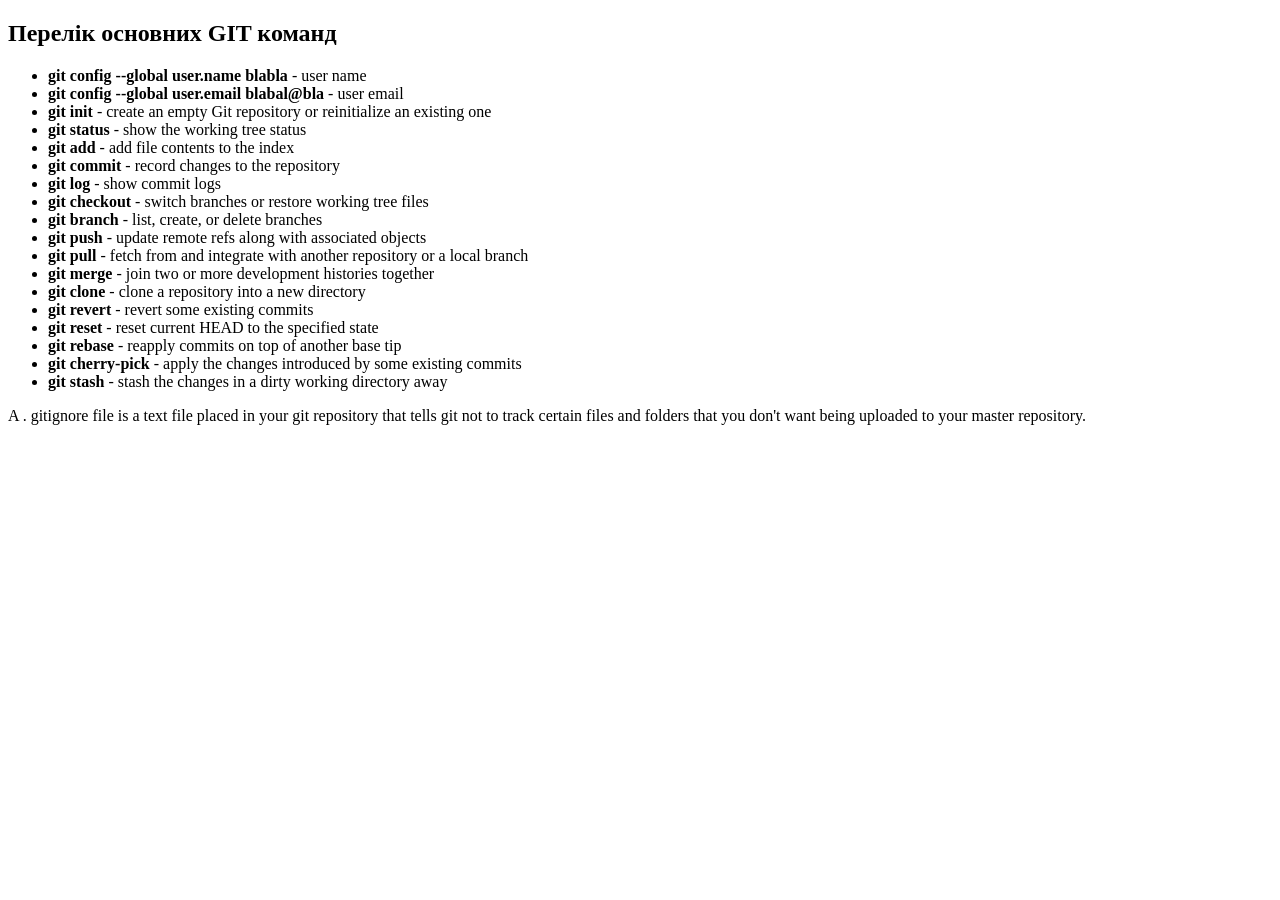
<file: 05-09 homework/index.html>
<!DOCTYPE html>
<html lang="en">
<head>
	<meta charset="UTF-8">
	<meta http-equiv="X-UA-Compatible" content="IE=edge">
	<meta name="viewport" content="width=device-width, initial-scale=1.0">
	<title>Homework #1</title>
</head>
<body>
	<h2>Перелік основних GIT команд</h2>
	<ul>
		<li><b>git config --global user.name blabla</b> - user name</li>
		<li><b>git config --global user.email blabal@bla</b> - user email</li>
		<li><b>git init</b> - create an empty Git repository or reinitialize an existing one </li>
		<li><b>git status</b> - show the working tree status</li>
		<li><b>git add</b> - add file contents to the index</li>
		<li><b>git commit</b> - record changes to the repository</li>
		<li><b>git log</b> - show commit logs</li>
		<li><b>git checkout</b> - switch branches or restore working tree files</li>
		<li><b>git branch</b> - list, create, or delete branches</li>
		<li><b>git push</b> - update remote refs along with associated objects</li>
		<li><b>git pull</b> - fetch from and integrate with another repository or a local branch</li>
		<li><b>git merge</b> - join two or more development histories together</li>
		<li><b>git clone</b> - clone a repository into a new directory</li>
		<li><b>git revert</b> - revert some existing commits</li>
		<li><b>git reset</b> - reset current HEAD to the specified state</li>
		<li><b>git rebase</b> - reapply commits on top of another base tip</li>
		<li><b>git cherry-pick</b> - apply the changes introduced by some existing commits</li>
		<li><b>git stash</b> - stash the changes in a dirty working directory away</li>
	</ul>
	<p>A . gitignore file is a text file placed in your git repository that tells git not to track certain files and folders that you don't want being uploaded to your master repository. </p>
</body>
</html>
</file>
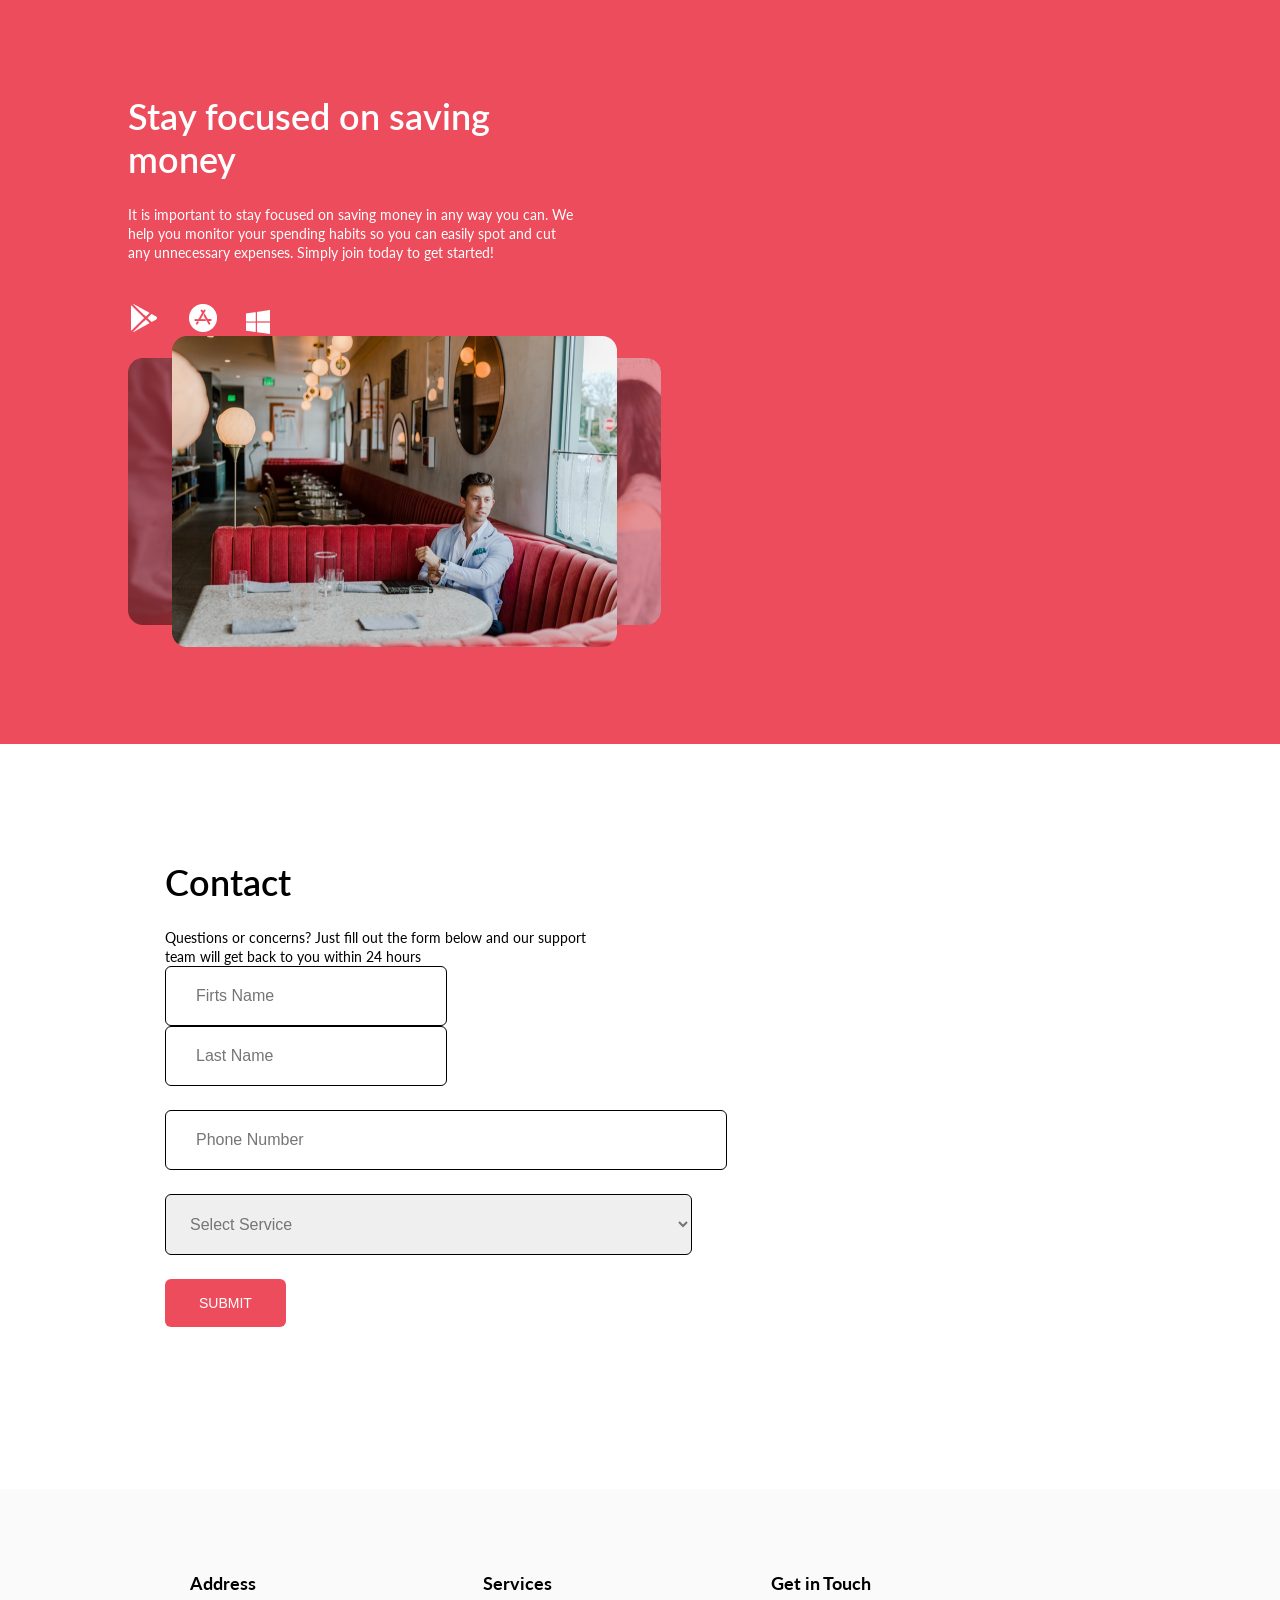
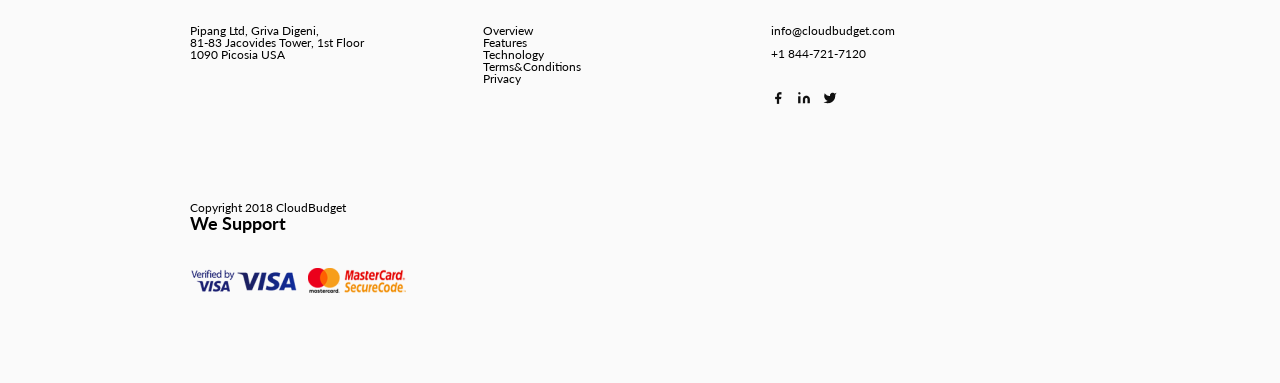
<file: HW-#4-Block-layout/index.html>
<!DOCTYPE html>
<html lang="en">
<head>
	<meta charset="UTF-8">
	<meta http-equiv="X-UA-Compatible" content="IE=edge">
	<meta name="viewport" content="width=device-width, initial-scale=1.0">
	<link rel="preconnect" href="https://fonts.googleapis.com">
	<link rel="preconnect" href="https://fonts.gstatic.com" crossorigin>
	<link href="https://fonts.googleapis.com/css2?family=Lato:ital,wght@0,100;0,300;0,400;0,700;0,900;1,100;1,300;1,400;1,700;1,900&display=swap" rel="stylesheet">
	<link rel="stylesheet" href="./reset-styles.css">
	<link rel="stylesheet" href="./styles.css">
	<title>Document</title>
</head>
<body>
	<!--Header-->
	<div class="header">
		<div class="header-container">
			<div class="header-container-text">
				<h2 class="main-header">
					Stay focused on saving money
				</h2>
				<p class="header-text">
					It is important to stay focused on saving money in any way you can. We help you monitor your spending habits so you can easily spot and cut any unnecessary expenses. Simply join today to get started!
				</p>
				<div class="container-icons">
					<img src="./images/ion-logo-google-playstore.png" alt="Google Play" class="header-img1">
					<img src="./images/ion-logo-apple-appstore.png" alt="Apple Store" class="header-img2">
					<img src="./images/simple-icons_windows.png" alt="MS Windows" class="header-img3">
				</div>
			</div>
			<div class="slider">
				<img src="./images/Slider.png" alt="Slider">
			</div>
		</div>
	</div>
	<!--Main part-->
	<div class="contact">
		<div class="contact-container">
			<div class="contact-inform">
				<h2 class="contact-header">
					Contact
				</h2>
				<p class="contact-text">
					Questions or concerns? Just fill out the form below and our support team will get back to you within 24 hours
				</p>
			</div>
			<div class="contact-forms">
				<form action="#" method="post">
					<div class="name">
						<input required placeholder="Firts Name" type="text" name="fname" class="first-name">
						<input required placeholder="Last Name" type="text" name="lname" class="last-name">
					</div>
					<div class="phone_number">
						<input required placeholder="Phone Number" type="tel" name="tel" class="phone">
					</div>
					<div class="service">
						<select name="services" class="service-button">
							<option label="Select Service" value="1">Select Service</option>
							<option label="Overview">Overview</option>
							<option label="Features">Features</option>
							<option label="Technology"> Technology</option>
							<option label="Terms&Conditions">Terms&Conditions</option>
							<option label="Privacy">Privacy</option>
						</select>
					</div>
						<input type="button" value="Submit" class="button">
				</form>
			</div>
		</div>
	</div>
	<div class="empty"></div>
	<!--Footer-->
	<div class="footer">
		<div class="footer-container">
			<div class="address">
				<h4 class="footer-h4">
					Address
				</h4>
				<p class="footer-inform">
					Pipang Ltd, Griva Digeni, <br>
					81-83 Jacovides Tower, 1st Floor <br>
					1090 Picosia USA
				</p>
				<p class="copywriting">
					Copyright 2018 CloudBudget
				</p>
			</div>
			<div class="services">
				<h4 class="footer-h4">
					Services
				</h4>
					<ul class="services-list">
						<li>Overview</li>
						<li>Features</li>
						<li>Technology</li>
						<li>Terms&Conditions</li>
						<li>Privacy</li>
					</ul>
			</div>
			<div class="contacts">
				<h4 class="footer-h4">
					Get in Touch
				</h4>
				<p class="footer-inform">info@cloudbudget.com</p>
				<p class="footer-inform">+1 844-721-7120</p>
				<img src="./images/Social.png" alt="social" class="social-icons">
			</div>
			<div class="payment">
				<h4 class="footer-h4">
					We Support
				</h4>
				<img src="./images/secure-p-1 1.png" alt="payment-way" class="cards">
			</div>
		</div>
	</div>
</body>
</html>
</file>
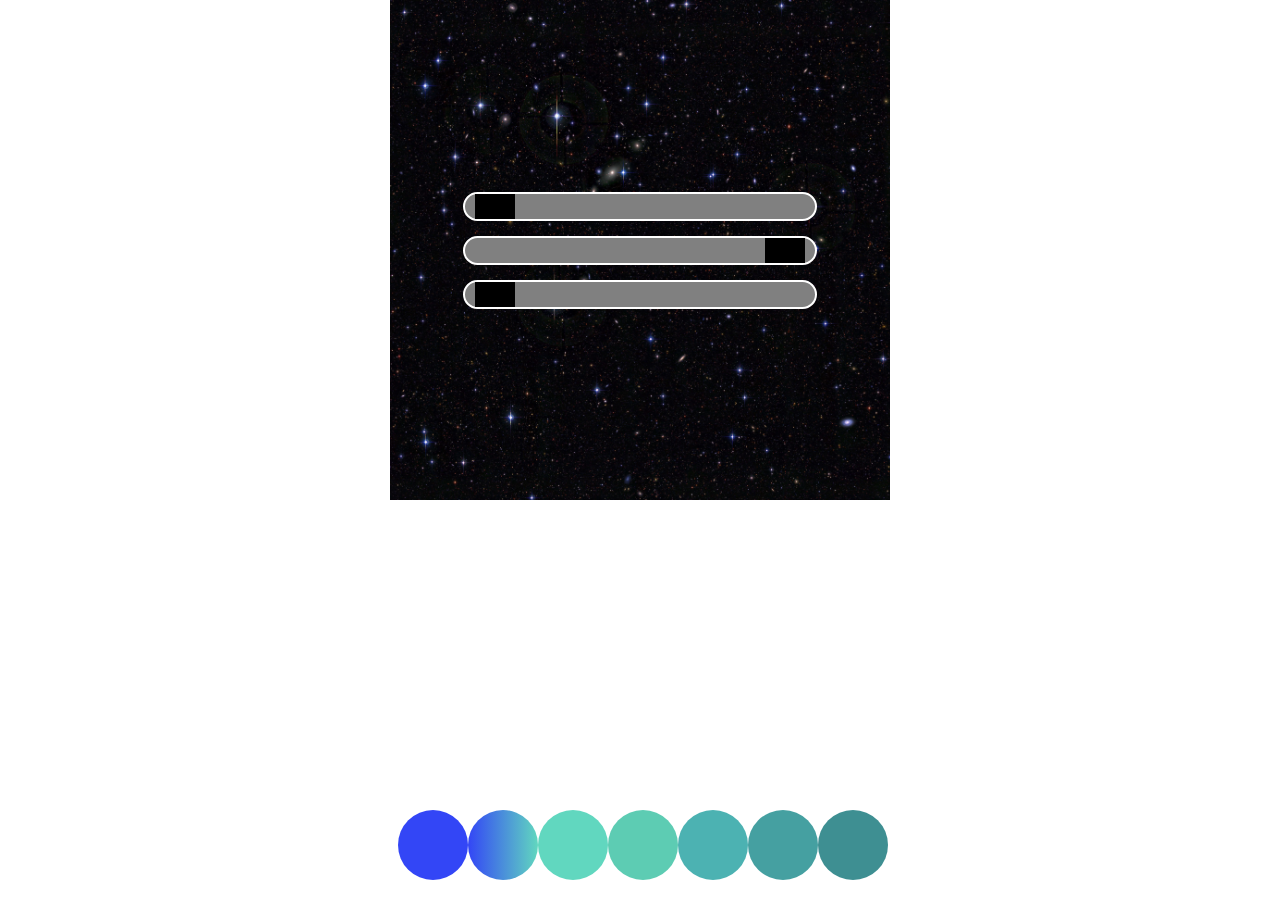
<file: HW-10-Animation/index.html>
<!DOCTYPE html>
<html lang="en">
<head>
	<meta charset="UTF-8">
	<meta http-equiv="X-UA-Compatible" content="IE=edge">
	<meta name="viewport" content="width=device-width, initial-scale=1.0">
	<link rel="stylesheet" href="./styles/slyles.css">
	<link rel="stylesheet" href="./styles/reset-styles.css">
	<title>Animation</title>
</head>
<body>
	<div class="star-wars">
		<div class="sword green">
			<div class="green-block black-block"></div>
		</div>
		<div class="sword blue">
			<div class="blue-block black-block"></div>
		</div>
		<div class="sword red">
			<div class="red-block black-block"></div>
		</div>
	</div>
	<div class="animation2">
		<div class="swing">
		  <div class="swing-l"></div>
		  <div></div>
		  <div></div>
		  <div></div>
		  <div></div>
		  <div></div>
		  <div class="swing-r"></div>
		</div>
	  </div>
</body>
</html>
</file>
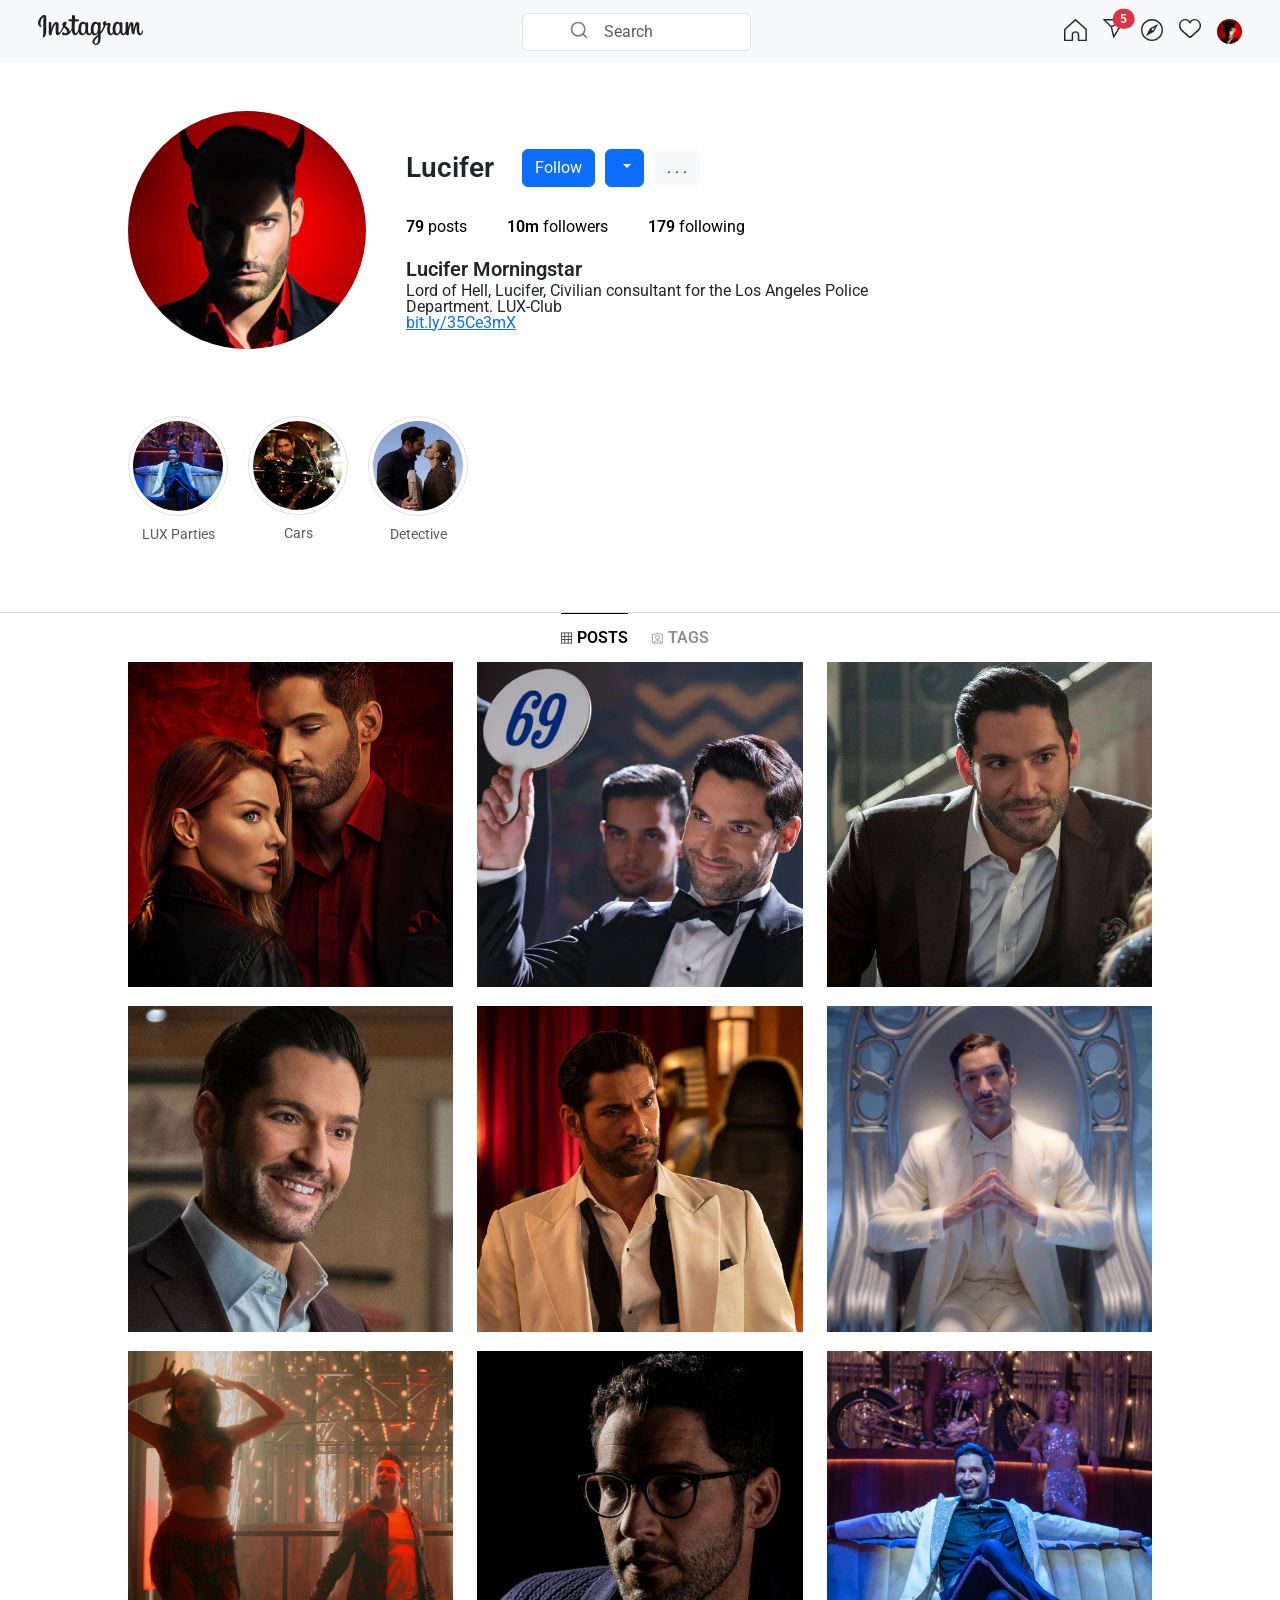
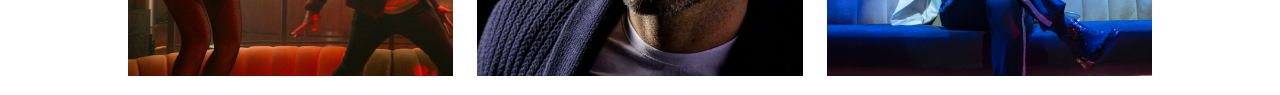
<file: HW-11-Bootstrap/index.html>
<!DOCTYPE html>
<html lang="en">
  <head>
    <meta charset="UTF-8" />
    <meta http-equiv="X-UA-Compatible" content="IE=edge" />
    <meta name="viewport" content="width=device-width, initial-scale=1.0" />
    <link
      href="https://cdn.jsdelivr.net/npm/bootstrap@5.2.2/dist/css/bootstrap.min.css"
      rel="stylesheet"
      integrity="sha384-Zenh87qX5JnK2Jl0vWa8Ck2rdkQ2Bzep5IDxbcnCeuOxjzrPF/et3URy9Bv1WTRi"
      crossorigin="anonymous"
    />
    <link rel="stylesheet" href="./styles.css/reset-styles.css" />
    <link rel="stylesheet" href="./styles.css/styles.css" />
    <title>Bootstrap</title>
  </head>
  <body>
    <div class="wrapper">
      <!-- -----------------Header----------------- -->
      <div class="header">
        <nav class="header-navbar navbar navbar-expand-md bg-light row">
          <div class="logo container-fluid col-lg-4 col-md-4 col-sm-3">
            <a class="navbar-brand" href="#">
              <img src="./images/logo.svg" alt="Logo" />
            </a>
          </div>
          <div
            class="search collapse navbar-collapse col-lg-4 col-sm-3"
            id="navbarNav"
          >
            <form class="d-flex search-form" role="search">
              <input
                class="search-input form-control me-2"
                type="search"
                placeholder="Search"
                aria-label="Search"
              />
              <svg
                xmlns="http://www.w3.org/2000/svg"
                width="24"
                height="24"
                viewBox="0 0 24 24"
                fill="none"
                stroke="currentColor"
                stroke-width="2"
                stroke-linecap="round"
                stroke-linejoin="round"
                class="feather feather-search"
              >
                <circle cx="11" cy="11" r="8"></circle>
                <line x1="21" y1="21" x2="16.65" y2="16.65"></line>
              </svg>
            </form>
          </div>
          <div class="navbar-tabs navbar-nav col-lg-4 col-md-4 col-sm-3">
            <ul class="navbar-nav">
              <li class="nav-item">
                <a class="nav-link" href="#">
                  <img src="./images/Vectorhome-icon.svg" alt="Home" />
                </a>
              </li>
              <li class="nav-item">
                <a class="nav-link direct-icon" href="#">
                  <img src="./images/Vectordirect.svg" alt="direct" />
                  <span
                    class="position-absolute translate-middle badge rounded-pill bg-danger"
                  >
                    5
                    <span class="visually-hidden">unread messages</span>
                  </span>
                </a>
              </li>
              <li class="nav-item">
                <a class="nav-link" href="#">
                  <img src="./images/Vectorlocation.svg" alt="location" />
                </a>
              </li>
              <li class="nav-item">
                <a class="nav-link" href="#">
                  <img src="./images/Vectorlikes.svg" alt="likes" />
                </a>
              </li>
              <li class="nav-item">
                <a class="nav-link" href="#">
                  <div class="avatar-container">
                    <img
                      src="./images/content/avatar.png"
                      alt="Settings"
                      class="avatar"
                    />
                  </div>
                </a>
              </li>
            </ul>
          </div>
        </nav>
      </div>

      <!-- ---------------Personal Section------- -->
      <div class="personal-inform">	
			<div class="personal-section pt-5 pb-5">
				<div class="row d-flex justify-content-start align-items-center">
					<div class="photo col-lg-3 col-md-2 col-sm-5 align-self-start pb-3">
						<div class="main-photo">
							<img src="./images/content/main-photo.png" alt="avatar" class="rounded-circle w-100">
						</div>
					</div>
					<div class="col-lg-8 col-md-9 col-sm-9 ms-3">
						<div class="row d-flex align-items-center justify-content-start">
							<div class="name col-lg-2 col-md-2 col-sm-6 text-start">
								<h2 class="fs-3 text text-start fw-semibold pb-3">
								Lucifer
								</h2>
							</div>
							<div class="btns col-lg-10 col-md-8 col-sm-9 d-flex justify-content-start pb-3">
								<input class="btn btn-primary" type="submit" value="Follow">
								<div class="btn-group">
									<button type="button" class="btn btn-primary dropdown-toggle" data-bs-toggle="dropdown" aria-expanded="false">
									</button>
					 			</div>
								 <div class="bots-btn">
									<button type="button" class="btn btn-light">. . .</button>
								</div>
							</div>
							<div class="posts col-lg-12 col-md-12 col-sm-10 pt-3 d-flex">
								<div class="row">
									<div class="followers-btn col-12 d-flex justify-content-start">
										<a href="#" class="btn-link"><span class="fw-semibold">79</span> posts</a>
										<a href="#" class="btn-link"><span class="fw-semibold">10m</span> followers</a>
										<a href="#" class="btn-link"><span class="fw-semibold">179</span> following</a>
									</div>
								</div>
							</div>
							<div class="full-name col-12 pt-4">
								<p class="fw-semibold fs-5">
								Lucifer Morningstar
								</p>
							</div>
							<div class="full-name col-9 pt-1">
								<p>
								Lord of Hell, Lucifer, Civilian consultant for the Los Angeles Police Department.
								LUX-Club
								</p>
								<a href="#">bit.ly/35Ce3mX</a>
							</div>
						</div>
					</div>
				</div>
				<div class="row d-flex pt-5 pb-5 justify-content-start">
					<div class="stories col-lg-8 col-md-8 col-sm-12 d-flex">
						<figure class="figure story">
							<a href="#">
								<img src="./images/content/story1.png" class="figure-img img-fluid img-thumbnail rounded-circle" alt="story">
							</a>
							<figcaption class="figure-caption text-center">LUX Parties</figcaption>
					 	</figure>
					 	<figure class="figure story">
							<a href="#">
								<img src="./images/content/story2.jpg" class="figure-img img-fluid img-thumbnail rounded-circle" alt="story">
							</a>
							<figcaption class="figure-caption text-center">Cars</figcaption>
					 	</figure>
					 	<figure class="figure story">
							<a href="#">
								<img src="./images/content/story3.png" class="figure-img img-fluid img-thumbnail rounded-circle" alt="story">
							</a>
							<figcaption class="figure-caption text-center">Detective</figcaption>
					 	</figure>
					</div>
				</div>
			</div>
		</div>

		<!-- -----------Photo Section------------- -->
		<div class="photo-section">
			<div class="tabs-container row d-flex justify-content-center align-items-center">
				<div class="col-lg-6 col-md-6 d-flex justify-content-end pb-3 w-50">
					<a href="#" class="posts-tab d-flex pt-3">
						<img src="./images/icons/Vectorposts.svg" alt="posts-icon">
						<p class="posts-text text-uppercase fw-semibold">Posts</p>
					</a>
				</div>
				<div class="col-lg-6 col-md-6 col-sm-2 d-flex justify-content-start pb-3 w-50">
					<a href="#" class="tags-tab d-flex pt-3">
						<img src="./images/icons/Vectortags.svg" alt="tags-icon">
						<p class="tags-text text-uppercase fw-semibold">tags</p>
					</a>
				</div>
			</div>
			<div class="row photo-container d-flex justify-content-space">
				<div class="col-lg-4 col-md-6 col-sm-12 photo pb-3 text-center">
					<img src="./images/content/photo1.png" alt="photo" class="photo-card img-fluid">
				</div>
				<div class="col-lg-4 col-md-6 col-sm-12 photo pb-3 text-center">
					<img src="./images/content/photo2.png" alt="photo" class="photo-card img-fluid">
				</div>
				<div class="col-lg-4 col-md-6 col-sm-12 photo pb-3 text-center">
					<img src="./images/content/photo3.png" alt="photo" class="photo-card img-fluid">
				</div>
				<div class="col-lg-4 col-md-6 col-sm-12 photo pb-3 text-center">
					<img src="./images/content/photo4.png" alt="photo" class="photo-card img-fluid">
				</div>
				<div class="col-lg-4 col-md-6 col-sm-12 photo pb-3 text-center">
					<img src="./images/content/photo5.png" alt="photo" class="photo-card img-fluid">
				</div>
				<div class="col-lg-4 col-md-6 col-sm-12 photo pb-3 text-center">
					<img src="./images/content/photo6.png" alt="photo" class="photo-card img-fluid">
				</div>
				<div class="col-lg-4 col-md-6 col-sm-12 photo pb-3 text-center">
					<img src="./images/content/photo7.png" alt="photo" class="photo-card img-fluid">
				</div>
				<div class="col-lg-4 col-md-6 col-sm-12 photo pb-3 text-center">
					<img src="./images/content/photo8.png" alt="photo" class="photo-card img-fluid">
				</div>
				<div class="col-lg-4 col-md-6 col-sm-12 photo pb-3 text-center">
					<img src="./images/content/photo9.png" alt="photo" class="photo-card img-fluid">
				</div>
			</div>
		</div>
    </div>
  </body>
</html>
</file>
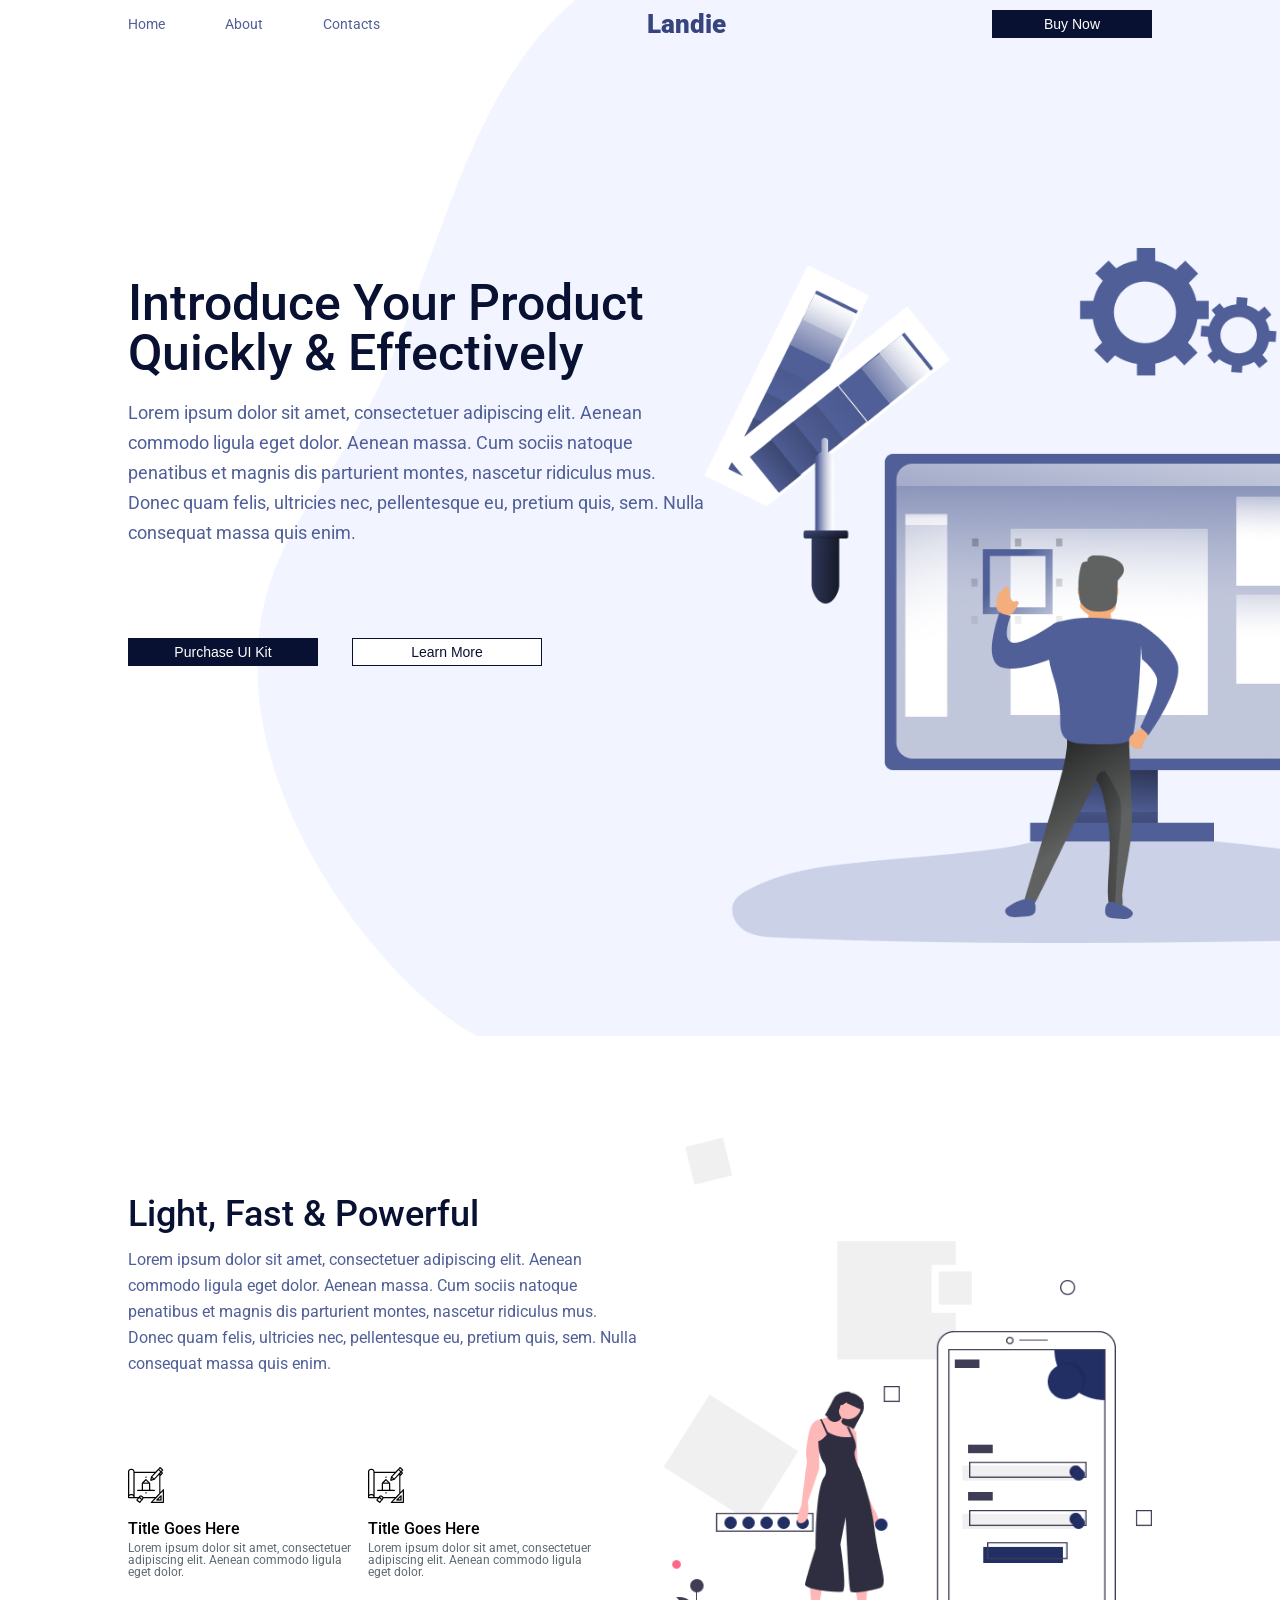
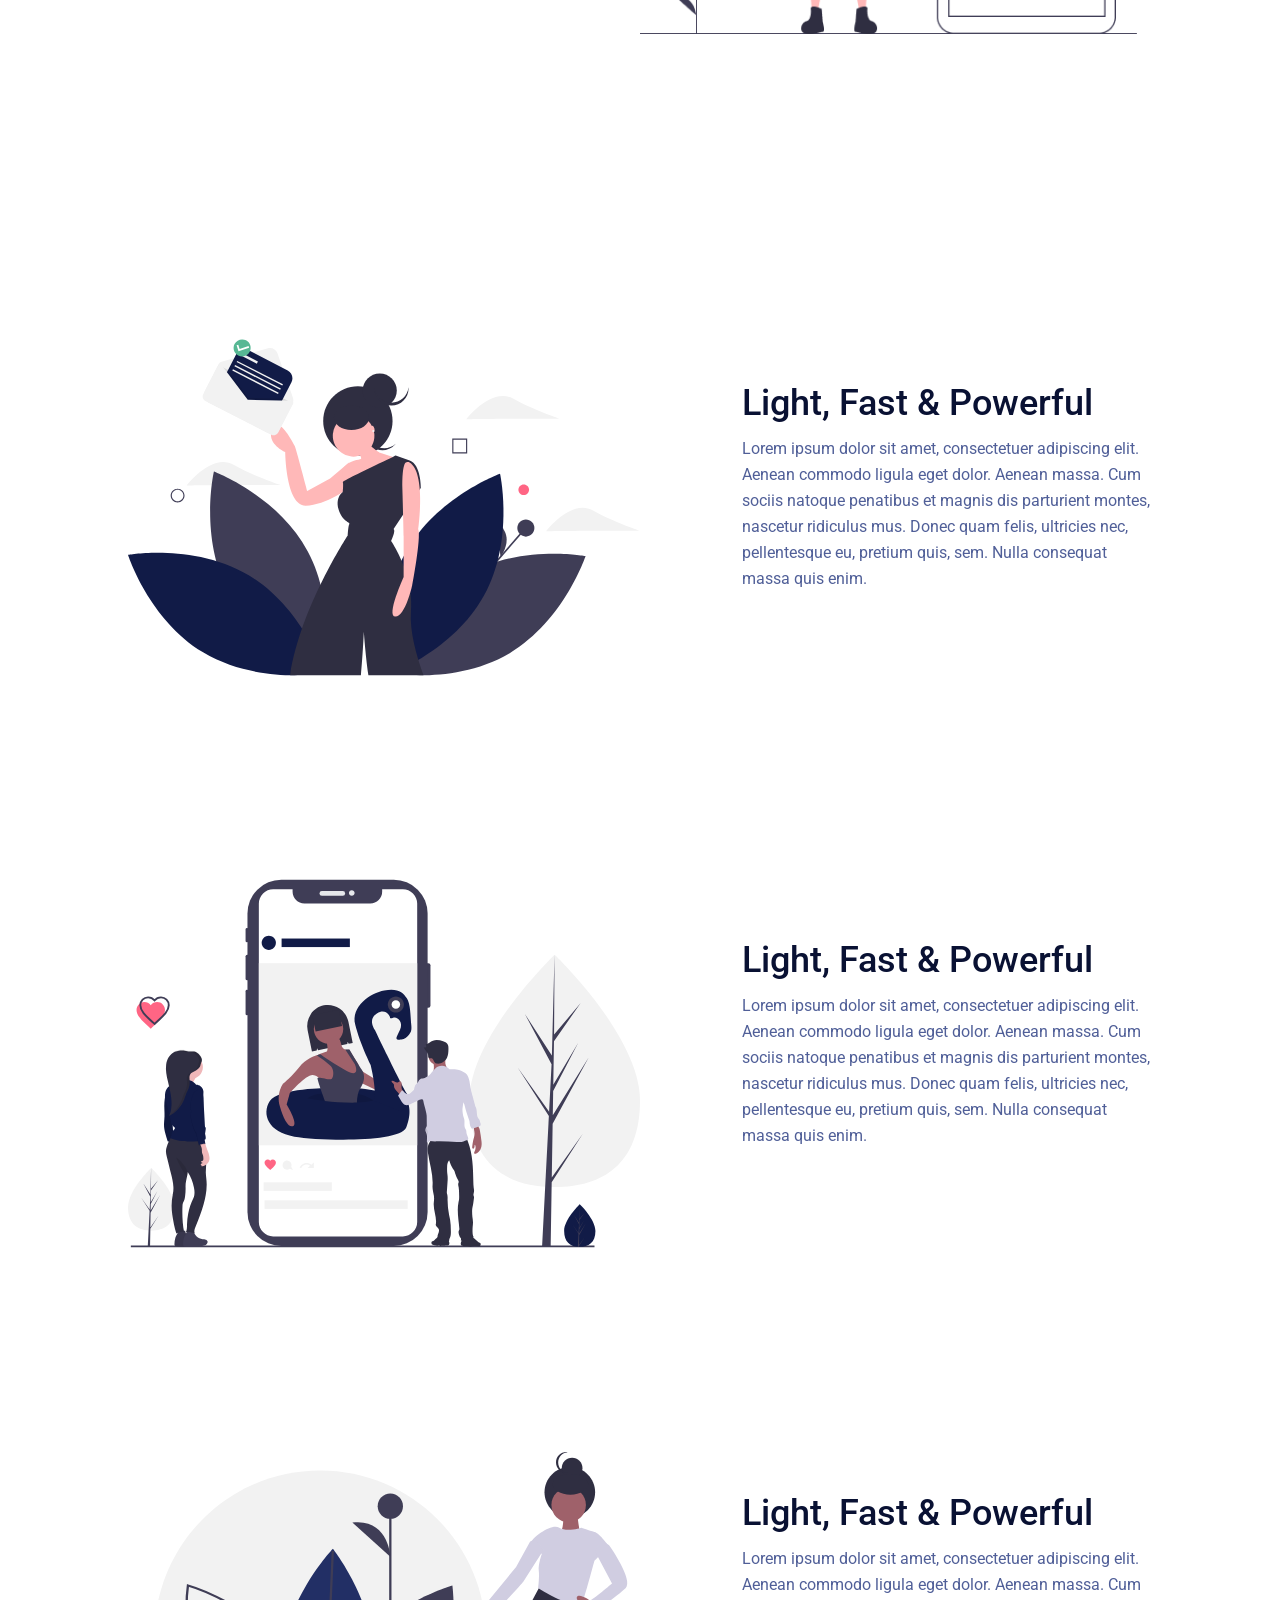
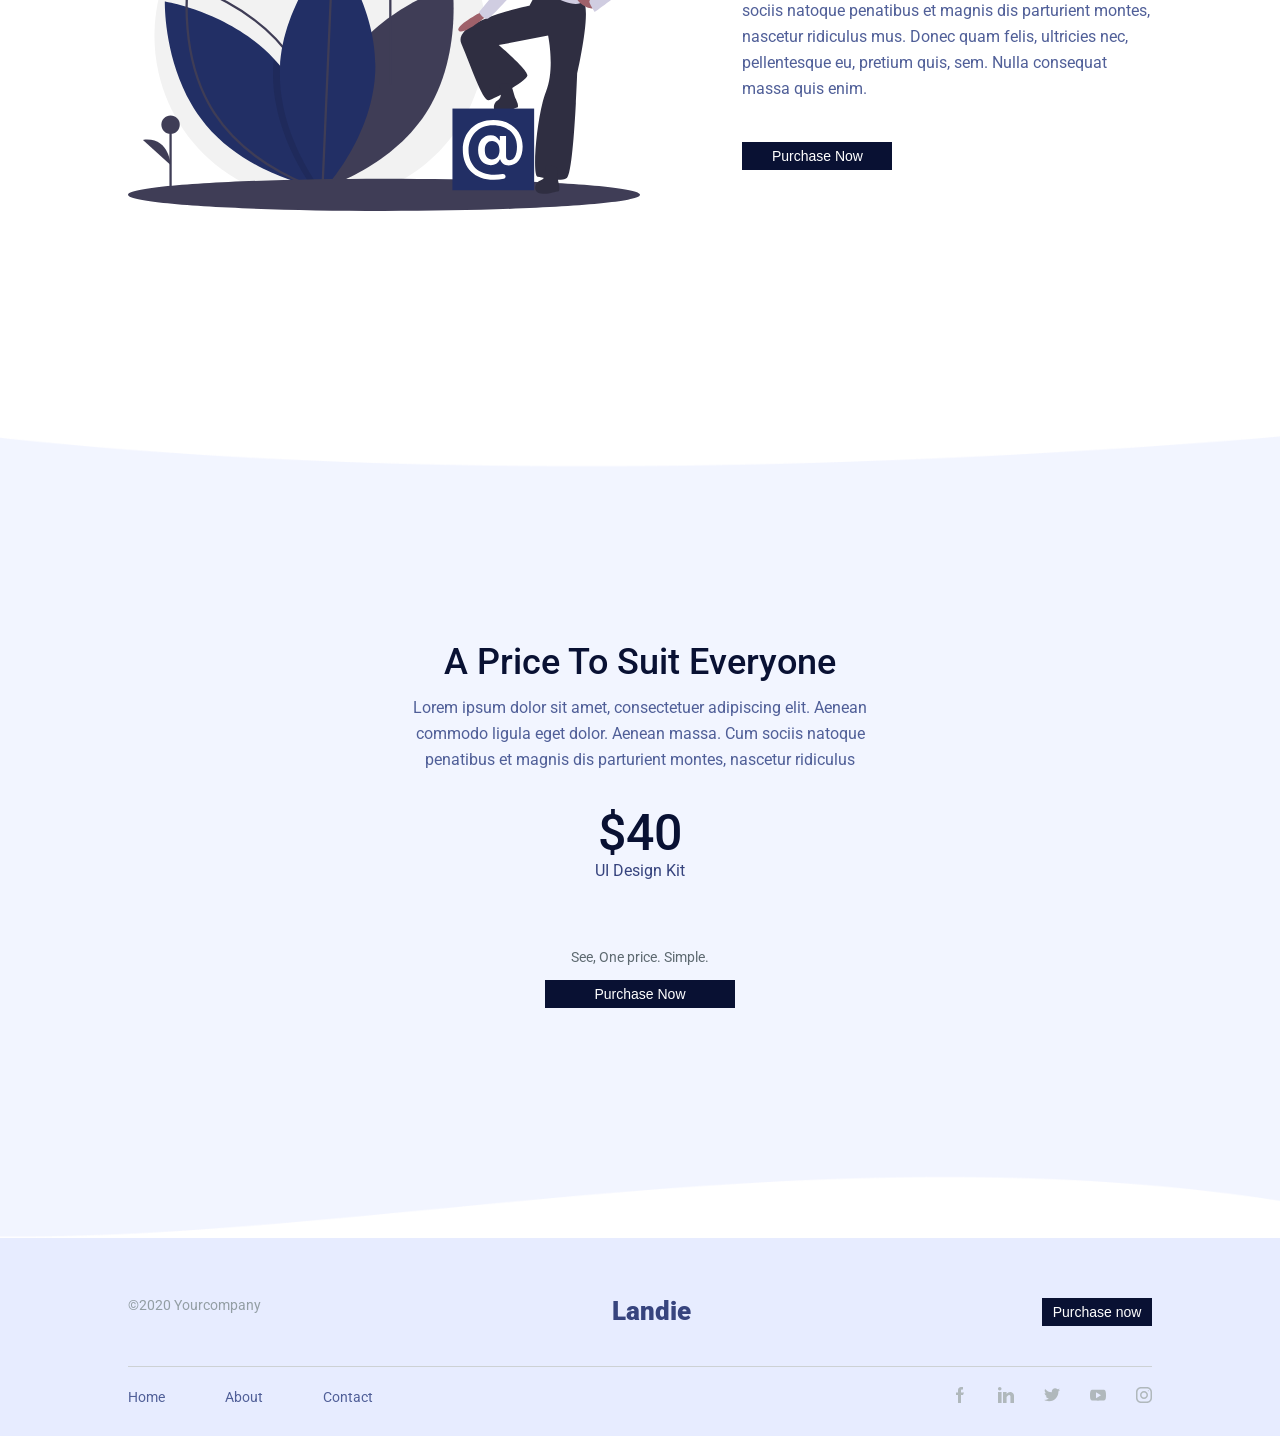
<file: HW-12-Preprocessors/index.html>
<!DOCTYPE html>
<html lang="en">
<head>
	<meta charset="UTF-8">
	<meta http-equiv="X-UA-Compatible" content="IE=edge">
	<meta name="viewport" content="width=device-width, initial-scale=1.0">
	<link rel="stylesheet" href="./styles/reset-styles.css">
	<link rel="stylesheet" href="./styles/main.css">
	<title>Preprocessors</title>
</head>
<body>
	<div class="wrapper">
	
<!-- ------------------Header----------------- -->
		<div class="container">
			<div class="header">
				<div class="header-menu">
					<div class="menu-items">
						<ul class="list">
							<li class="list-item"><a href="#">Home</a></li>
							<li class="list-item"><a href="#">About</a></li>
							<li class="list-item"><a href="#">Contacts</a></li>
						</ul>
					</div>
					<div class="logo">
						<p>Landie</p>
					</div>
					<div class="button">
						<button type="button">
							Buy Now
						</button>
					</div>
				</div>
				<div class="header-main">
					<div class="header-inform">
						<div class="header-text">
							<h2>
								Introduce Your Product Quickly & Effectively
							</h2>
						</div>
						<div class="header-text">
							<p>
							Lorem ipsum dolor sit amet, consectetuer adipiscing elit. Aenean commodo ligula eget dolor. Aenean massa. Cum sociis natoque penatibus et magnis dis parturient montes, nascetur ridiculus mus. Donec quam felis, ultricies nec, pellentesque eu, pretium quis, sem. Nulla consequat massa quis enim.
							</p>
						</div>
						<div class="header-text">
							<button type="button" class="button">
							Purchase UI Kit
							</button>
							<button type="button" class="button button-white">
							Learn More
							</button>
						</div>
					</div>
					<div class="header-pic">
						<img src="./images/header-photo.png" alt="development">
					</div>
				</div>
			</div>
		</div>

<!-- ------------------Section 2-------------- -->
		<div class="section-2">
			<div class="section-2-container">
				<div class="section-2-inform">
					<div class="section-2-text">
						<h3>
						Light, Fast & Powerful
						</h3>
						<p>
							Lorem ipsum dolor sit amet, consectetuer adipiscing elit. Aenean commodo ligula eget dolor. Aenean massa. Cum sociis natoque penatibus et magnis dis parturient montes, nascetur ridiculus mus. Donec quam felis, ultricies nec, pellentesque eu, pretium quis, sem. Nulla consequat massa quis enim.
						</p>
					</div>
					<div class="section-2-options">
						<img src="./icons/Icontitle.png" alt="icon">
						<h4>
						Title Goes Here
						</h4>
						<p>
						Lorem ipsum dolor sit amet, consectetuer adipiscing elit. Aenean commodo ligula eget dolor. 
						</p>
					</div>
					<div class="section-2-options">
						<img src="./icons/Icontitle.png" alt="icon">
						<h4>
						Title Goes Here
						</h4>
						<p>
						Lorem ipsum dolor sit amet, consectetuer adipiscing elit. Aenean commodo ligula eget dolor. 
						</p>
					</div>
				</div>
				<div class="section-2-pic">
					<div class="section-2-img">
						<img src="./images/section-2-pic.png" alt="picture">
					</div>
				</div>
			</div>
		</div>

<!-- ------------------Section 3-------------- -->
		<div class="section-3">
			<div class="section-3-container">
				<div class="section-3-row">
					<div class="section-3-img">
						<img src="./images/section3-1.svg" alt="picture">
					</div>
					<div class="section-3-text">
						<h3>
							Light, Fast & Powerful
						</h3>
						<p>
							Lorem ipsum dolor sit amet, consectetuer adipiscing elit. Aenean commodo ligula eget dolor. Aenean massa. Cum sociis natoque penatibus et magnis dis parturient montes, nascetur ridiculus mus. Donec quam felis, ultricies nec, pellentesque eu, pretium quis, sem. Nulla consequat massa quis enim.
						</p>
					</div>
				</div>
				<div class="section-3-row">
					<div class="section-3-img">
						<img src="./images/section3-2.svg" alt="picture">
					</div>
					<div class="section-3-text">
						<h3>
							Light, Fast & Powerful
						</h3>
						<p>
							Lorem ipsum dolor sit amet, consectetuer adipiscing elit. Aenean commodo ligula eget dolor. Aenean massa. Cum sociis natoque penatibus et magnis dis parturient montes, nascetur ridiculus mus. Donec quam felis, ultricies nec, pellentesque eu, pretium quis, sem. Nulla consequat massa quis enim.
						</p>
					</div>
				</div>
				<div class="section-3-row">
					<div class="section-3-img">
						<img src="./images/section3-3.svg" alt="picture">
					</div>
					<div class="section-3-text">
						<h3>
							Light, Fast & Powerful
						</h3>
						<p>
							Lorem ipsum dolor sit amet, consectetuer adipiscing elit. Aenean commodo ligula eget dolor. Aenean massa. Cum sociis natoque penatibus et magnis dis parturient montes, nascetur ridiculus mus. Donec quam felis, ultricies nec, pellentesque eu, pretium quis, sem. Nulla consequat massa quis enim.
						</p>
						<button type="button" class="button">
							Purchase Now
						</button>
					</div>
				</div>
			</div>
		</div>

<!-- ------------------Price Section---------- -->
		<div class="price-section">
			<div class="p-section-container">
				<h3>A Price To Suit Everyone</h3>
				<p>Lorem ipsum dolor sit amet, consectetuer adipiscing elit. Aenean commodo ligula eget dolor. Aenean massa. Cum sociis natoque penatibus et magnis dis parturient montes, nascetur ridiculus </p>
				<h2>$40</h2>
				<p class="design-text">UI Design Kit</p>
				<p class="ad-text">See, One price. Simple.</p>
				<button type="button" class="button">
					Purchase Now
				</button>
			</div>
		</div>

<!-- ------------------Footer----------------- -->
		<div class="footer">
			<div class="footer-container">
				<div class="footer-details">
					<div class="copyrights">
						<p>
							©2020 Yourcompany
						</p>
					</div>
					<div class="logo">
						<p>
							Landie
						</p>
					</div>
					<button class="button">
						Purchase now
					</button>
				</div>
				<div class="footer-nav">
					<div class="f-navigation">
						<ul class="nav-list">
							<li><a href="#">Home</a></li>
							<li><a href="#">About</a></li>
							<li><a href="#">Contact</a></li>
						</ul>
					</div>
					<div class="social-medias">
						<a href="#">
							<img src="./icons/1fb.svg" alt="facebook">
						</a>
						<a href="#">
							<img src="./icons/2linkedin.svg" alt="linkedin">
						</a>
						<a href="#">
							<img src="./icons/3twitter.svg" alt="twitter">
						</a>
						<a href="#">
							<img src="./icons/4youtube.svg" alt="youtube">
						</a>
						<a href="#">
							<img src="./icons/5instagram.svg" alt="instagram">
						</a>
					</div>
				</div>
			</div>
		</div>
	</div>
</body>
</html>
</file>
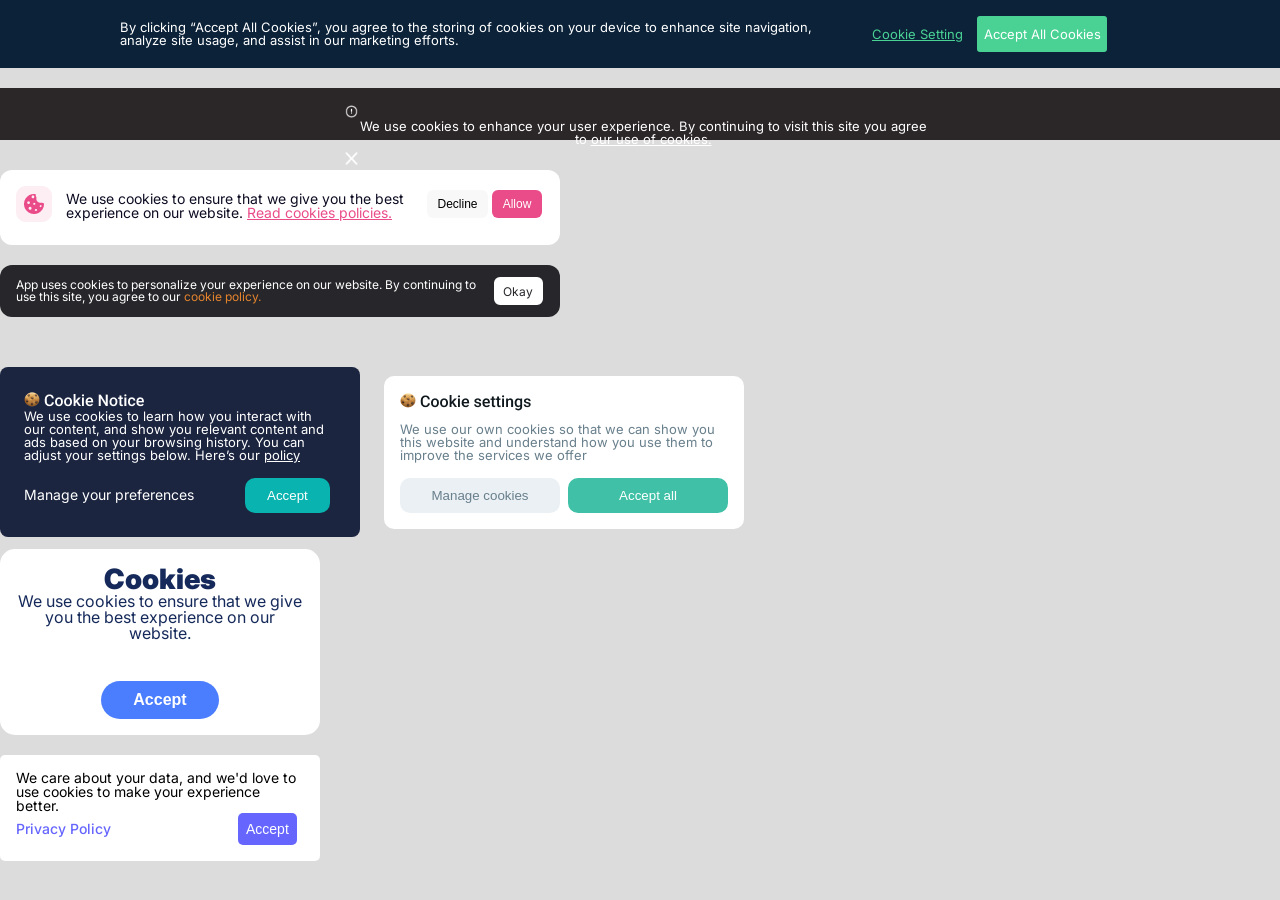
<file: HW-3-CSS-technology/index.html>
<!DOCTYPE html>
<html lang="en">
<head>
	<meta charset="UTF-8">
	<meta http-equiv="X-UA-Compatible" content="IE=edge">
	<meta name="viewport" content="width=device-width, initial-scale=1.0">
	<link rel="preconnect" href="https://fonts.googleapis.com">
	<link rel="preconnect" href="https://fonts.gstatic.com" crossorigin>
	<link href="https://fonts.googleapis.com/css2?family=Inter:wght@100;200;300;400;500;600;700;800;900&display=swap" rel="stylesheet">
	<link rel="stylesheet" href="../reset-styles.css">
	<link rel="stylesheet" href="./styles.css">
	<title>Technology of CSS (Cascading Style Sheet)</title>
</head>
<body>
	<!--Banner 1-->
	<div class="container-1">
		<div class="content-container-1">
			<p class="container-1-text">By clicking “Accept All Cookies”, you agree to the storing of cookies on your device to enhance site navigation, analyze site usage, and assist in our marketing efforts.</p>
			<a class="container-1-link" href="https://nodejs.org/uk/" class="container-1-link">Cookie Setting</a>
			<button class="container-1-button">Accept All Cookies</button>
		</div>
	</div>
	<!--Banner 2-->
	<div class="container-2">
		<img src="./content/image 11.png" alt="Alert" class="container-2-alert-image">
		<p class="container-2-text">
				We use cookies to enhance your user experience. By continuing to visit this site you agree to  
				<span class="container-2-important-text">our use of cookies.</span>
		</p>
		<img src="./content/image 10.png" alt="close" class="container-2-close-image">
	</div>
	<!--Banner 3-->
	<div class="container-3">
		<div class="content-container-3">
			<img src="./content/Frame.png" alt="cookies" class="banner-3-icon">
			<p class="container-3-text">
				We use cookies to ensure that we give you the best experience on our website.
				<span class="container-3-important">Read cookies policies.</span> 
			</p>
			<button class="decline">Decline</button>
			<button class="allow">Allow</button>
		</div>
	</div>
	<!--Banner 4-->
	<div class="container-4">
		<div class="content-container-4">
			<p class="container-4-text">
				App uses cookies to personalize your experience on our website. By continuing to use this site, you agree to our <span class="cookies-text"> cookie policy.</span>
			</p>
			<button class="container-4-button">Okay</button>
		</div>
	</div>
	<!--Banner 5-->
	<div class="container-5">
		<div class="content-container-5">
			<div class="content-container-5-text">
				<img src="./content/🍪 Cookie Notice.png" alt="Cookie Notice" class="cookie-notice">
				<p class="container-5-text">
					We use cookies to learn how you interact with our content, and show you relevant content and ads based on your browsing history. You can adjust your settings below. Here’s our <span class="policy">policy</span>
				</p>
			</div>
			<div class="content-container-5-button">
				<p class="container-5-pre-button">
					Manage your preferences
				</p>
				<button class="container-5-button">Accept</button>
			</div>
		</div>
	</div>
	<!--Banner 6-->
	<div class="container-6">
		<div class="content-container-6">
			<img src="./content/🍪 Cookie settings.png" alt="cookies-6" class="banner-6-icon">
			<p class="container-6-text">
				We use our own cookies so that we can show you this website and understand how you use them to improve the services we offer
			</p>
			<button class="button-6-1">Manage cookies</button>
			<button class="button-6-2">Accept all</button>
		</div>
	</div>
	<!--Banner 7-->
	<div class="container-7">
		<div class="content-container-7">
			<h1 class="container-7-header">Cookies</h1>
			<p class="container-7-text">We use cookies to ensure that we give you the best experience on our website.</p>
			<button class="container-7-button">
				Accept
			</button>
		</div>
	</div>
	<!--Banner 8-->
	<div class="container-8">
		<div class="content-container-8">
			<p class="container-8-text">
				We care about your data, and we'd love to use cookies to make your experience better.
			</p>
			<a href="https://www.w3schools.com/css/css3_buttons.asp" class="container-6-link">Privacy Policy</a>
			<button class="container-6-button">
				Accept
			</button>
		</div>
	</div>
</body>
</html>
</file>
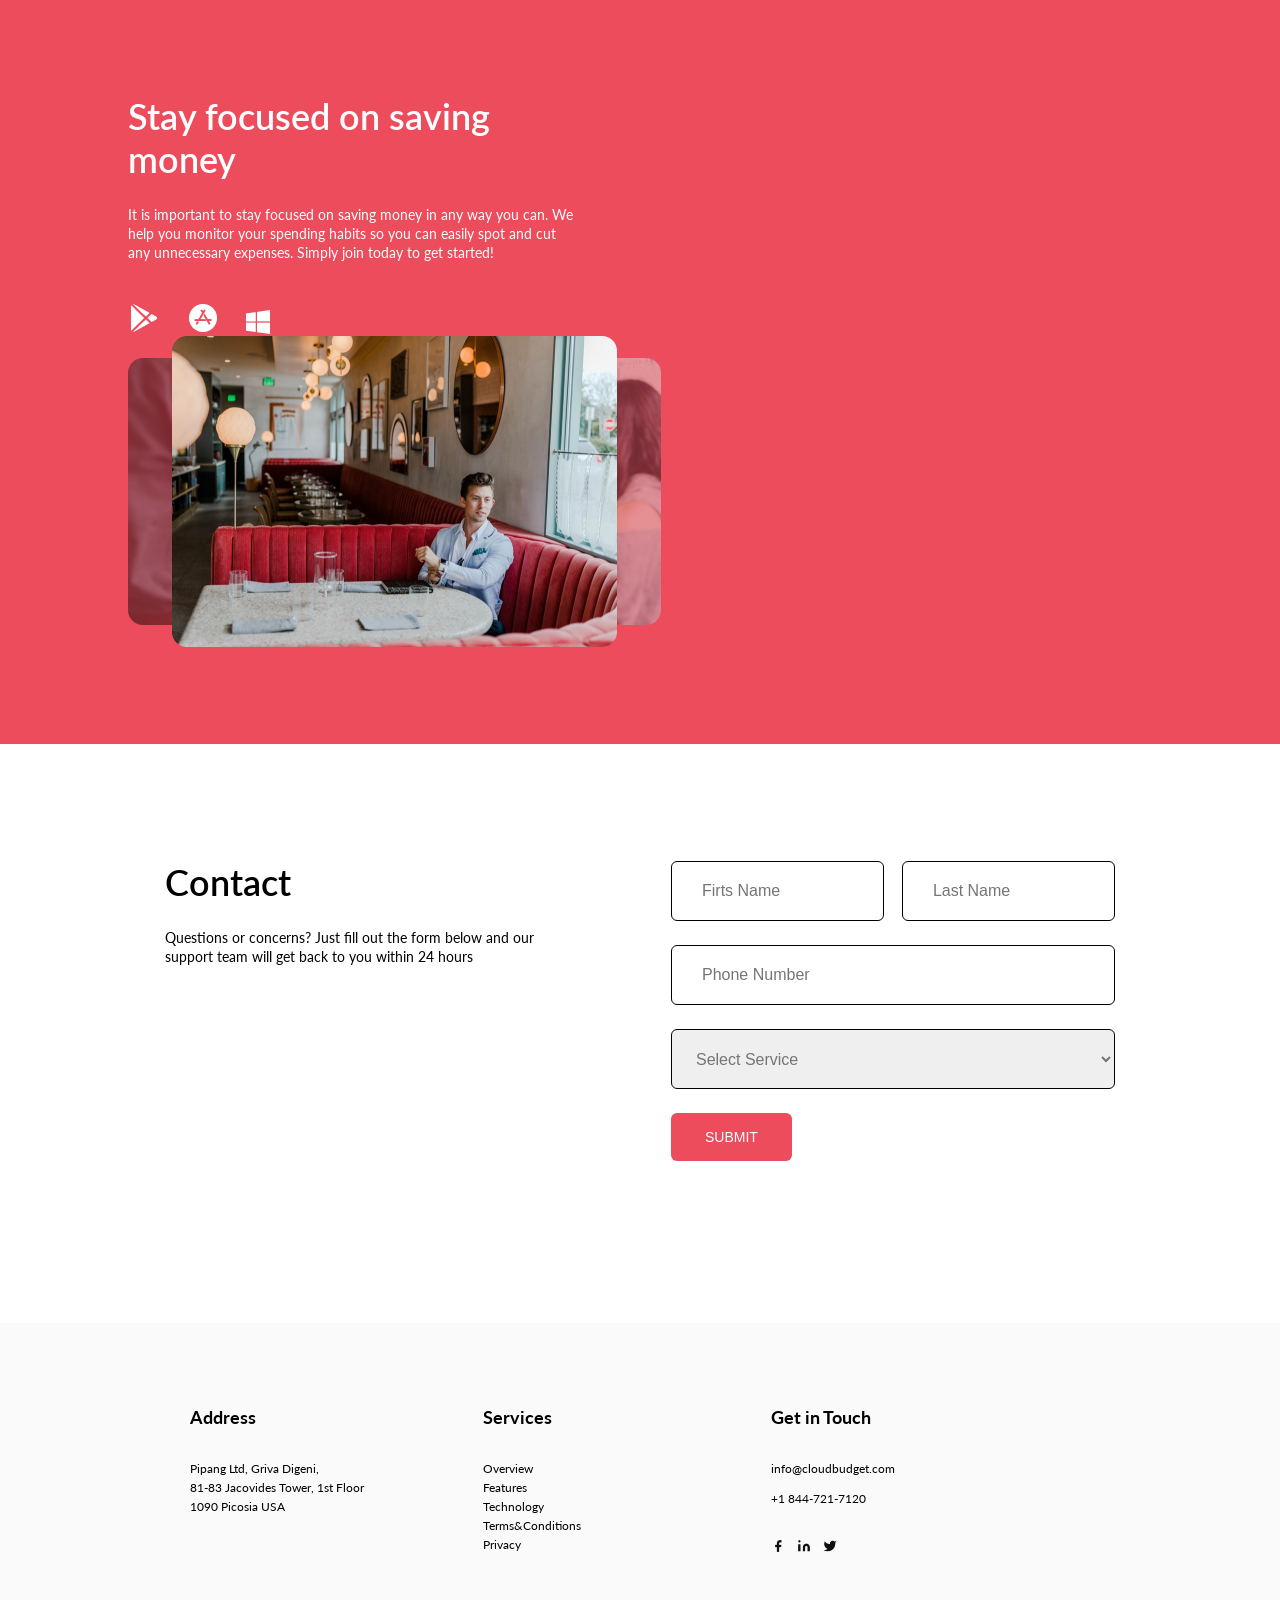
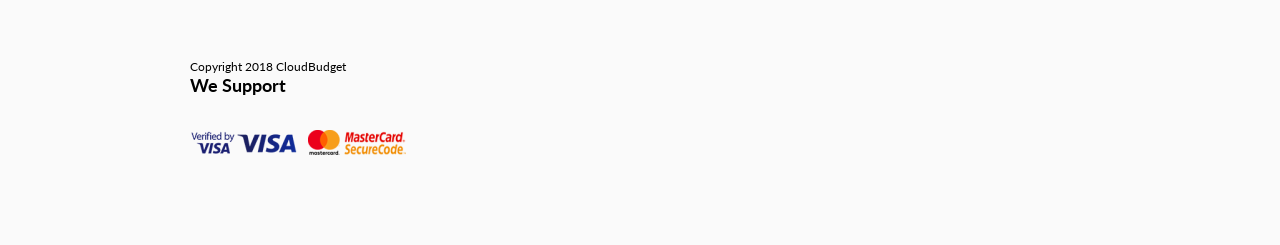
<file: HW-4-Block-layout/index.html>
<!DOCTYPE html>
<html lang="en">
<head>
	<meta charset="UTF-8">
	<meta http-equiv="X-UA-Compatible" content="IE=edge">
	<meta name="viewport" content="width=device-width, initial-scale=1.0">
	<link rel="preconnect" href="https://fonts.googleapis.com">
	<link rel="preconnect" href="https://fonts.gstatic.com" crossorigin>
	<link href="https://fonts.googleapis.com/css2?family=Lato:ital,wght@0,100;0,300;0,400;0,700;0,900;1,100;1,300;1,400;1,700;1,900&display=swap" rel="stylesheet">
	<link rel="stylesheet" href="./reset-styles.css">
	<link rel="stylesheet" href="./styles.css">
	<title>Document</title>
</head>
<body>
	<!--Header-->
	<div class="header">
		<div class="header-container">
			<div class="header-container-text">
				<h2 class="main-header">
					Stay focused on saving money
				</h2>
				<p class="header-text">
					It is important to stay focused on saving money in any way you can. We help you monitor your spending habits so you can easily spot and cut any unnecessary expenses. Simply join today to get started!
				</p>
				<div class="container-icons">
					<img src="./images/ion-logo-google-playstore.png" alt="Google Play" class="header-img1">
					<img src="./images/ion-logo-apple-appstore.png" alt="Apple Store" class="header-img2">
					<img src="./images/simple-icons_windows.png" alt="MS Windows" class="header-img3">
				</div>
			</div>
			<div class="slider">
				<img src="./images/Slider.png" alt="Slider">
			</div>
		</div>
	</div>
	<!--Main part-->
	<div class="contact">
		<div class="contact-container">
			<div class="contact-inform">
				<h2 class="contact-header">
					Contact
				</h2>
				<p class="contact-text">
					Questions or concerns? Just fill out the form below and our support team will get back to you within 24 hours
				</p>
			</div>
			<div class="contact-forms">
				<form action="#" method="post">
					<div class="name">
						<input required placeholder="Firts Name" type="text" name="fname" class="first-name">
						<input required placeholder="Last Name" type="text" name="lname" class="last-name">
					</div>
					<div class="phone_number">
						<input required placeholder="Phone Number" type="tel" name="tel" class="phone">
					</div>
					<div class="service">
						<select name="services" class="service-button">
							<option label="Select Service" value="1" class="selected">Select Service</option>
							<option label="Overview">Overview</option>
							<option label="Features">Features</option>
							<option label="Technology"> Technology</option>
							<option label="Terms&Conditions">Terms&Conditions</option>
							<option label="Privacy">Privacy</option>
						</select>
					</div>
						<input type="button" value="Submit" class="button">
				</form>
			</div>
		</div>
	</div>
	<div class="empty"></div>
	<!--Footer-->
	<div class="footer">
		<div class="footer-container">
			<div class="address">
				<h4 class="footer-h4">
					Address
				</h4>
				<p class="footer-inform">
					Pipang Ltd, Griva Digeni, <br>
					81-83 Jacovides Tower, 1st Floor <br>
					1090 Picosia USA
				</p>
				<p class="copywriting">
					Copyright 2018 CloudBudget
				</p>
			</div>
			<div class="services">
				<h4 class="footer-h4">
					Services
				</h4>
					<ul class="services-list">
						<li>Overview</li>
						<li>Features</li>
						<li>Technology</li>
						<li>Terms&Conditions</li>
						<li>Privacy</li>
					</ul>
			</div>
			<div class="contacts">
				<h4 class="footer-h4">
					Get in Touch
				</h4>
				<p class="footer-inform">info@cloudbudget.com</p>
				<p class="footer-inform">+1 844-721-7120</p>
				<img src="./images/Social.png" alt="social" class="social-icons">
			</div>
			<div class="payment">
				<h4 class="footer-h4">
					We Support
				</h4>
				<img src="./images/secure-p-1 1.png" alt="payment-way" class="cards">
			</div>
		</div>
	</div>
</body>
</html>
</file>
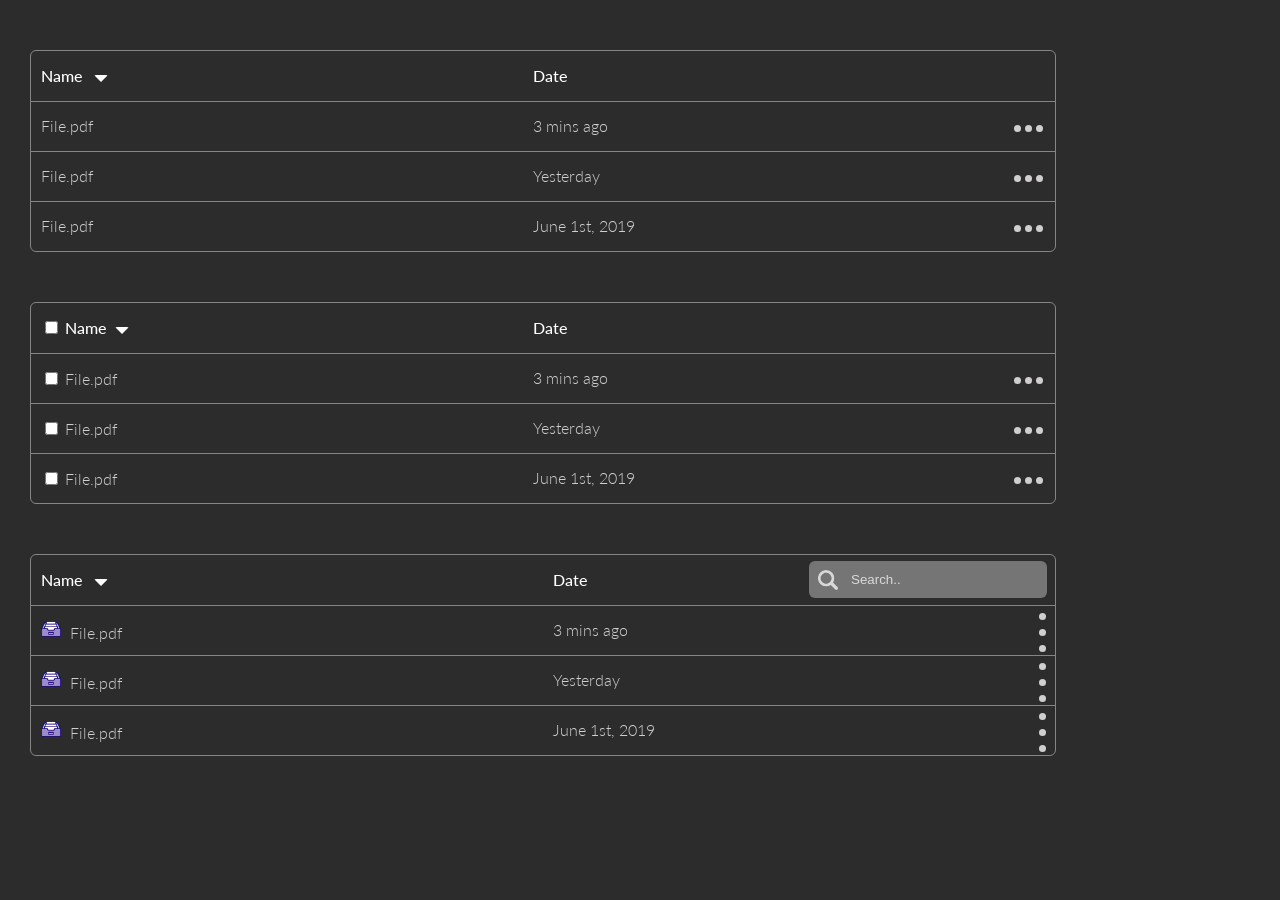
<file: HW-5-Tables-Inputs-Forms/index.html>
<!DOCTYPE html>
<html lang="en">
<head>
	<meta charset="UTF-8">
	<meta http-equiv="X-UA-Compatible" content="IE=edge">
	<meta name="viewport" content="width=device-width, initial-scale=1.0">
	<link rel="preconnect" href="https://fonts.googleapis.com">
	<link rel="preconnect" href="https://fonts.gstatic.com" crossorigin>
	<link href="https://fonts.googleapis.com/css2?family=Lato:ital,wght@0,100;0,300;0,400;0,700;0,900;1,100;1,300;1,400;1,700;1,900&display=swap" rel="stylesheet">
	<link rel="stylesheet" href="../reset-styles.css">
	<link rel="stylesheet" href="./styles.css">
	<title>Tables, inputs and forms</title>
</head>
<body>
	<div class="main">
		<!--Table 1-->
		<div class="section-1">
			<table class="table-1">
				<tr class="table-1-row">
					<th>
						<span>
							Name
						</span>
						<div class="arrow-down"></div>
					</th>
					<th>
						Date
					</th>
				</tr>
				<tr class="table-1-row">
					<td class="simple-column">
						File.pdf
					</td>
					<td class="simple-column">
						3 mins ago
					</td>
					<td class="last-column">
							<div class="dots"></div>
							<div class="dots"></div>
							<div class="dots"></div>
					</td>
				</tr>
				<tr class="table-1-row">
					<td class="simple-column">
						File.pdf
					</td>
					<td class="simple-column">
						Yesterday
					</td>
					<td class="last-column">
							<div class="dots"></div>
							<div class="dots"></div>
							<div class="dots"></div>
					</td>
				</tr>
				<tr>
					<td class="simple-column">
						File.pdf
					</td>
					<td class="simple-column">
						June 1st, 2019
					</td>
					<td class="last-column">
						<div class="dots"></div>
						<div class="dots"></div>
						<div class="dots"></div>
					</td>
				</tr>
			</table>
		</div>

		<!--Table 2-->
		<div class="section-2">
			<table class="table-1">
				<tr class="table-1-row">
					<th>
						<form action="/">
							<input type="checkbox" id="name1" name="name1" class="checkbox">
  							<label for="name1"> Name</label>
						</form>
						<div class="arrow-down-2"></div>
					</th>
					<th>
						Date
					</th>
				</tr>
				<tr class="table-1-row">
					<td class="simple-column">
						<form action="/">
							<input type="checkbox" id="name2" name="name2" class="checkbox">
  							<label for="name2">File.pdf</label>
					</td>
					<td class="simple-column">
						3 mins ago
					</td>
					<td class="last-column">
							<div class="dots"></div>
							<div class="dots"></div>
							<div class="dots"></div>
					</td>
				</tr>
				<tr class="table-1-row">
					<td class="simple-column">
						<input type="checkbox" id="name3" name="name3" class="checkbox">
  						<label for="name3">File.pdf</label>
					</td>
					<td class="simple-column">
						Yesterday
					</td>
					<td class="last-column">
							<div class="dots"></div>
							<div class="dots"></div>
							<div class="dots"></div>
					</td>
				</tr>
				<tr>
					<td class="simple-column">
						<input type="checkbox" id="name4" name="name4" class="checkbox">
  						<label for="name4">File.pdf</label>
					</td>
					<td class="simple-column">
						June 1st, 2019
					</td>
					<td class="last-column">
						<div class="dots"></div>
						<div class="dots"></div>
						<div class="dots"></div>
					</td>
				</tr>
			</table>
		</div>

		<!--Table 3-->
		<div class="section-3">
			<table class="table-1">
				<tr class="table-1-row">
					<th class="simple-column-2">
						Name
						<div class="arrow-down"></div>
					</th>
					<th class="second-column">
						Date
					</th>
					<th class="last-header-column-2">
						<img src="./icons/magnifying-glass копія-2.png" alt="search" class="icon">
						<input type="text" placeholder="Search.." class="search">
					</th>
				</tr>
				<tr class="table-1-row">
					<td class="simple-column-2">
						<img src="./icons/inbox.png" alt="files" class="files">
						File.pdf
					</td>
					<td class="simple-column-2 second-column">
						3 mins ago
					</td>
					<td class="last-column-2">
							<div class="dots"></div>
							<div class="dots"></div>
							<div class="dots"></div>
					</td>
				</tr>
				<tr class="table-1-row">
					<td class="simple-column-2">
						<img src="./icons/inbox.png" alt="files" class="files">
						File.pdf
					</td>
					<td class="simple-column-2 second-column">
						Yesterday
					</td>
					<td class="last-column-2">
							<div class="dots"></div>
							<div class="dots"></div>
							<div class="dots"></div>
					</td>
				</tr>
				<tr>
					<td class="simple-column-2">
						<img src="./icons/inbox.png" alt="files" class="files">
						File.pdf
					</td>
					<td class="simple-column-2 second-column">
						June 1st, 2019
					</td>
					<td class="last-column-2">
						<div class="dots"></div>
						<div class="dots"></div>
						<div class="dots"></div>
					</td>
				</tr>
			</table>
		</div>
	</div>
</body>
</html>
</file>
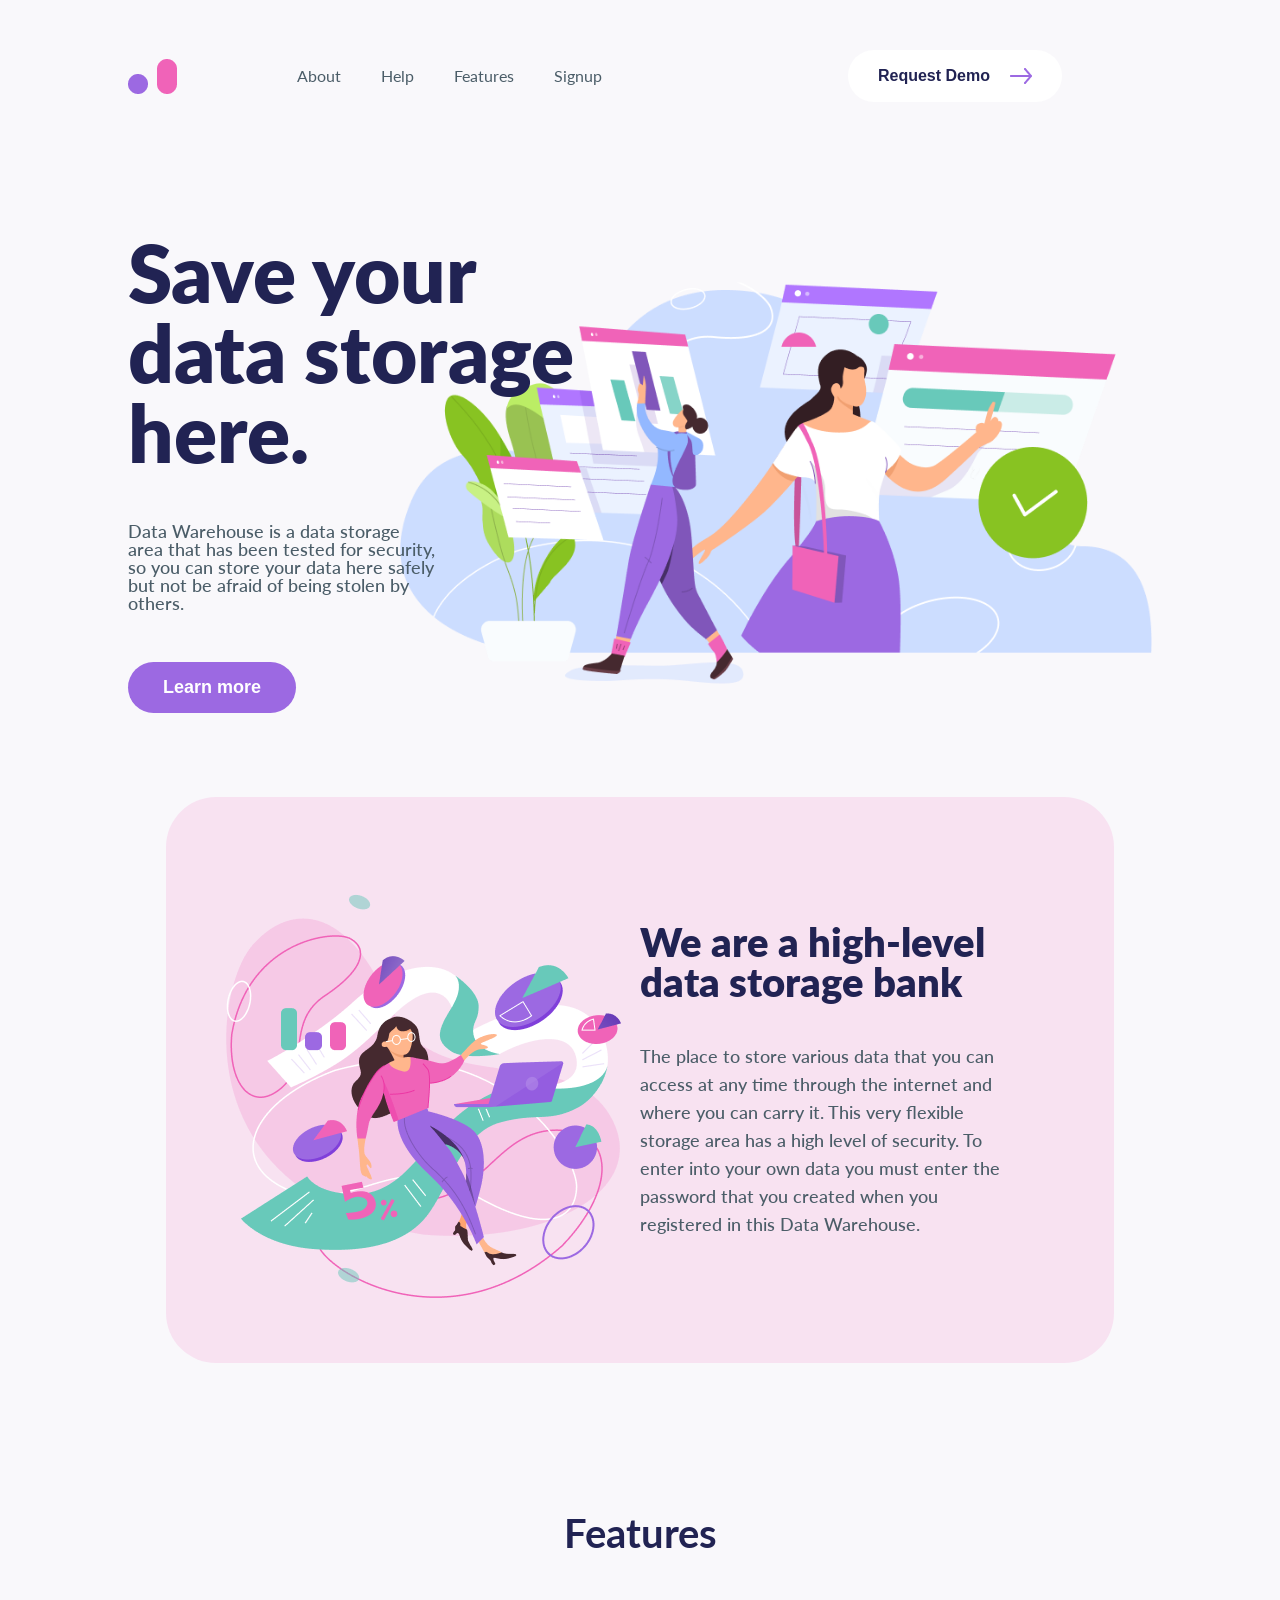
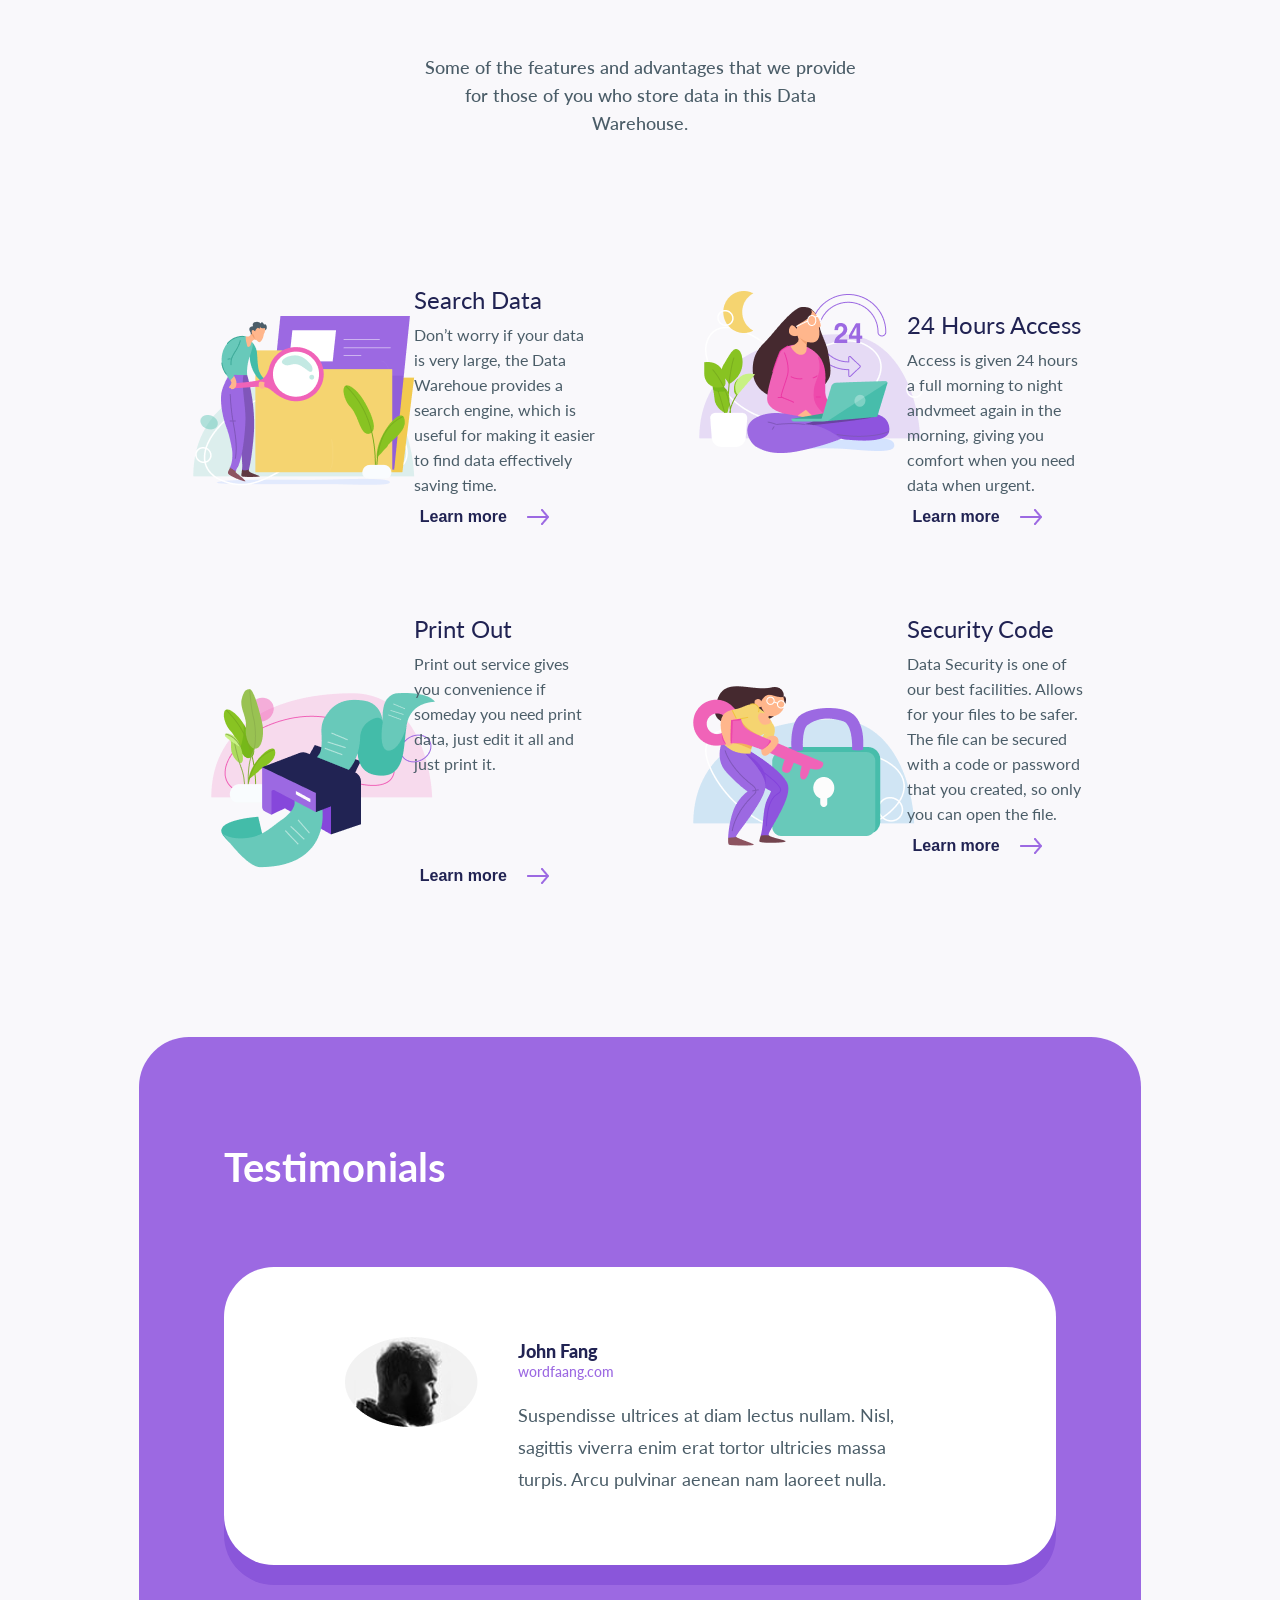
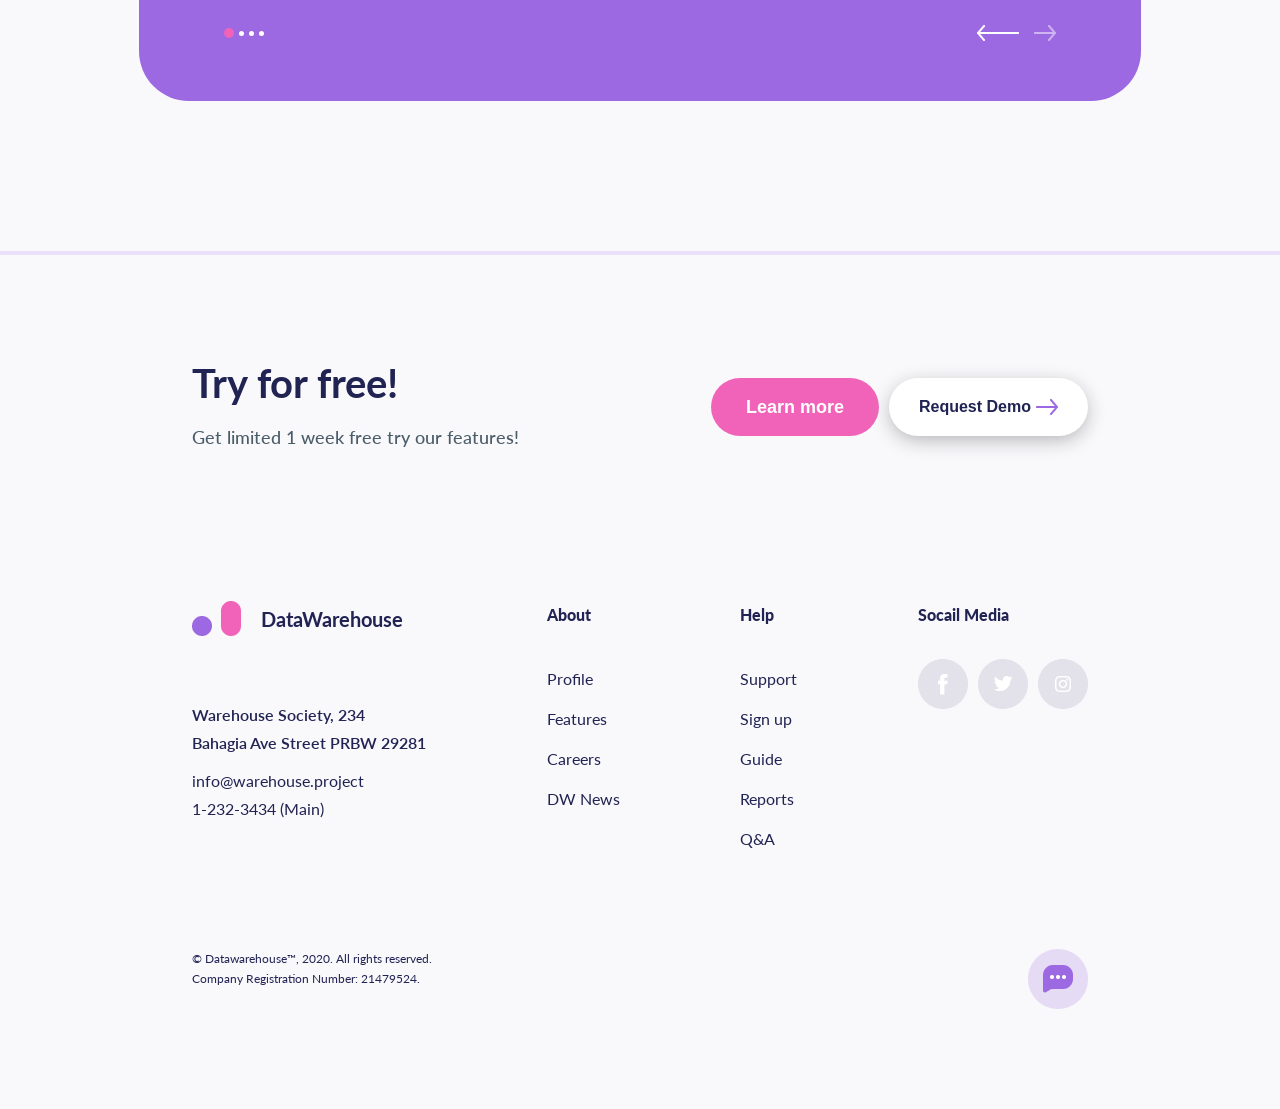
<file: HW-6-Flexbox/index.html>
<!DOCTYPE html>
<html lang="en">
<head>
	<meta charset="UTF-8">
	<meta http-equiv="X-UA-Compatible" content="IE=edge">
	<meta name="viewport" content="width=device-width, initial-scale=1.0">
	<link rel="preconnect" href="https://fonts.googleapis.com">
	<link rel="preconnect" href="https://fonts.gstatic.com" crossorigin>
	<link href="https://fonts.googleapis.com/css2?family=Lato:ital,wght@0,100;0,300;0,400;0,700;0,900;1,100;1,300;1,400;1,700;1,900&display=swap" rel="stylesheet">
	<link rel="stylesheet" href="./reset-styles.css">
	<link rel="stylesheet" href="./styles.css">
	<title>Flebox</title>
</head>
<body>

<!--Header-->
	<div class="header">
		<div class="navigation">
			<img src="./images/Logo.png" alt="Logo" class="logo">
			<ul class="menu">
				<li>
						<a href="https://www.cursor.education">About</a>
				</li>
				<li>
						<a href="https://www.cursor.education">Help</a>
				</li>
				<li>
					<a href="https://www.cursor.education">Features</a>
				</li>
				<li>
					<a href="https://www.cursor.education">Signup</a>
				</li>
			</ul>
			<div class="btn-container">
				<button class="demo-btn"> <span>Request Demo</span> <img src="./images/Group56.png" alt="arrow">
				</button>
				<div class="box shadow5"></div>
			</div>
		</div>
		<div class="header-inform">
			<h1 class="header-h1">
				Save your data storage here.
			</h1>
			<p class="header-text">
				Data Warehouse is a data storage area that has been
				tested for security, so you can store your data here
				safely but not be afraid of being stolen by others.
			</p>
			<button class="learn-more-btn">
				Learn more
			</button>
		</div>
	</div>

<!--Second container-->
	<div class="second-container">
		<h2>
			We are a high-level data storage bank
		</h2>
		<p>
			The place to store various data that you can access at any time through the internet  and where you can carry it. This very flexible storage area has a high level of security. To enter into your own data you must enter the password that you created when you registered in this Data Warehouse. 
		</p>
	</div>

<!--Third container-->
	<div class="third-container">
		<div class="features-block">
			<h2>
				Features
			</h2>
			<p>
				Some of the features and advantages that we provide for those of you who store data in this Data Warehouse.
			</p>
		</div>
		<div class="features">
			<div class="card feature-1">
				<h4>
					Search Data
				</h4>
				<p>
					Don’t worry if your data is very large, the Data Warehoue provides a search engine, which is useful for making it easier to find data effectively saving time.
				</p>
				<button>
					Learn more
					<img src="./images/Group56.png" alt="arrow">
				</button>
			</div>
			<div class="card feature-2">
				<h4>
					24 Hours Access
				</h4>
				<p>
					Access is given 24 hours a full morning to night andvmeet again in the morning, giving you comfort when you need data when urgent.
				</p>
				<button>
					Learn more
					<img src="./images/Group56.png" alt="arrow">
				</button>
			</div>
			<div class="card feature-3">
				<h4>
					Print Out
				</h4>
				<p>
					Print out service gives you convenience if someday you need print data, just edit it all and just print it.
				</p>
				<button>
					Learn more
					<img src="./images/Group56.png" alt="arrow">
				</button>
			</div>
			<div class="card feature-4">
				<h4>
					Security Code
				</h4>
				<p>
					Data Security is one of our best facilities. Allows for your files to be safer. The file can be secured with a code or password that you created, so only you can open the file.
				</p>
				<button>
					Learn more
					<img src="./images/Group56.png" alt="arrow">
				</button>
			</div>
		</div>
	</div>

<!--Fourth container-->
	<div class="fourth-container">
		<h2>
			Testimonials
		</h2>
		<div class="slider">
			<img src="./images/Ellipse76.png" alt="John_Fang">
			<div class="slider-text">
				<h5>
					John Fang 
				</h5>
				<a href="wordfaang.com">wordfaang.com</a>
				<p>
					Suspendisse ultrices at diam lectus nullam. Nisl, sagittis viverra enim erat tortor ultricies massa turpis. Arcu pulvinar aenean nam laoreet nulla.
				</p>
			</div>
		</div>
		<div class="container-4-footer">
			<div class="dots">
				<div class="dot-1"></div>
				<div class="dot"></div>
				<div class="dot"></div>
				<div class="dot"></div>
			</div>
			<div class="container-4-img">
				<img src="./images/Group57.png" alt="arrow-left">
				<img src="./images/Group58.png" alt="arrow-right">
			</div>
		</div>
	</div>

<!--Fifth container-->
	<hr>
	<div class="footer">
		<div class="demo-btns-container">
			<div class="demo-text">
				<h2>
					Try for free!
				</h2>
				<p>
					Get limited 1 week free try our features!
				</p>
			</div>
			<div class="demo-buttons">
				<button class="footer-btn-1">
					Learn more
				</button>
				<button class="footer-btn-2">
					Request Demo
					<img src="./images/Group56.png" alt="arrow">
				</button>
			</div>
		</div>
		<div class="footer-inform">
			<div class="contacts">
				<div class="contact-name">
					<img src="./images/Logo.png" alt="logo">
					<h5>
						DataWarehouse
					</h5>
				</div>
				<div class="contact-information">
					<p class="address">
						Warehouse Society, 234 <br>
						Bahagia Ave Street 
						PRBW 29281
					</p>
					<p>
						info@warehouse.project <br>
						1-232-3434 (Main)
					</p>
				</div>
			</div>
			<div class="lists">
				<h5>
					About
				</h5>
				<ul>
					<li><a href="#/">Profile</a></li>
					<li><a href="#/">Features</a></li>
					<li><a href="#/">Careers</a></li>
					<li><a href="#/">DW News</a></li>
				</ul>
			</div>
			<div class="lists">
				<h5>
					Help
				</h5>
				<ul>
					<li><a href="#/">Support</a></li>
					<li><a href="#/">Sign up</a></li>
					<li><a href="#/">Guide</a></li>
					<li><a href="#/">Reports</a></li>
					<li><a href="#/">Q&A</a></li>
				</ul>
			</div>
			<div class="lists">
				<h5>
					Socail Media
				</h5>
				<div class="social-medias">
					<img src="./images/f.png" alt="facebook">
					<img src="./images/t.png" alt="twitter">
					<img src="./images/i.png" alt="instagram">
				</div>
			</div>
		</div>
		<div class="footer-rights">
			<p>© Datawarehouse™, 2020. All rights reserved. <br>
			Company Registration Number: 21479524.</p>
			<img src="./images/Group64.png" alt="message">
		</div>
	</div>
</body>
</html>
</file>
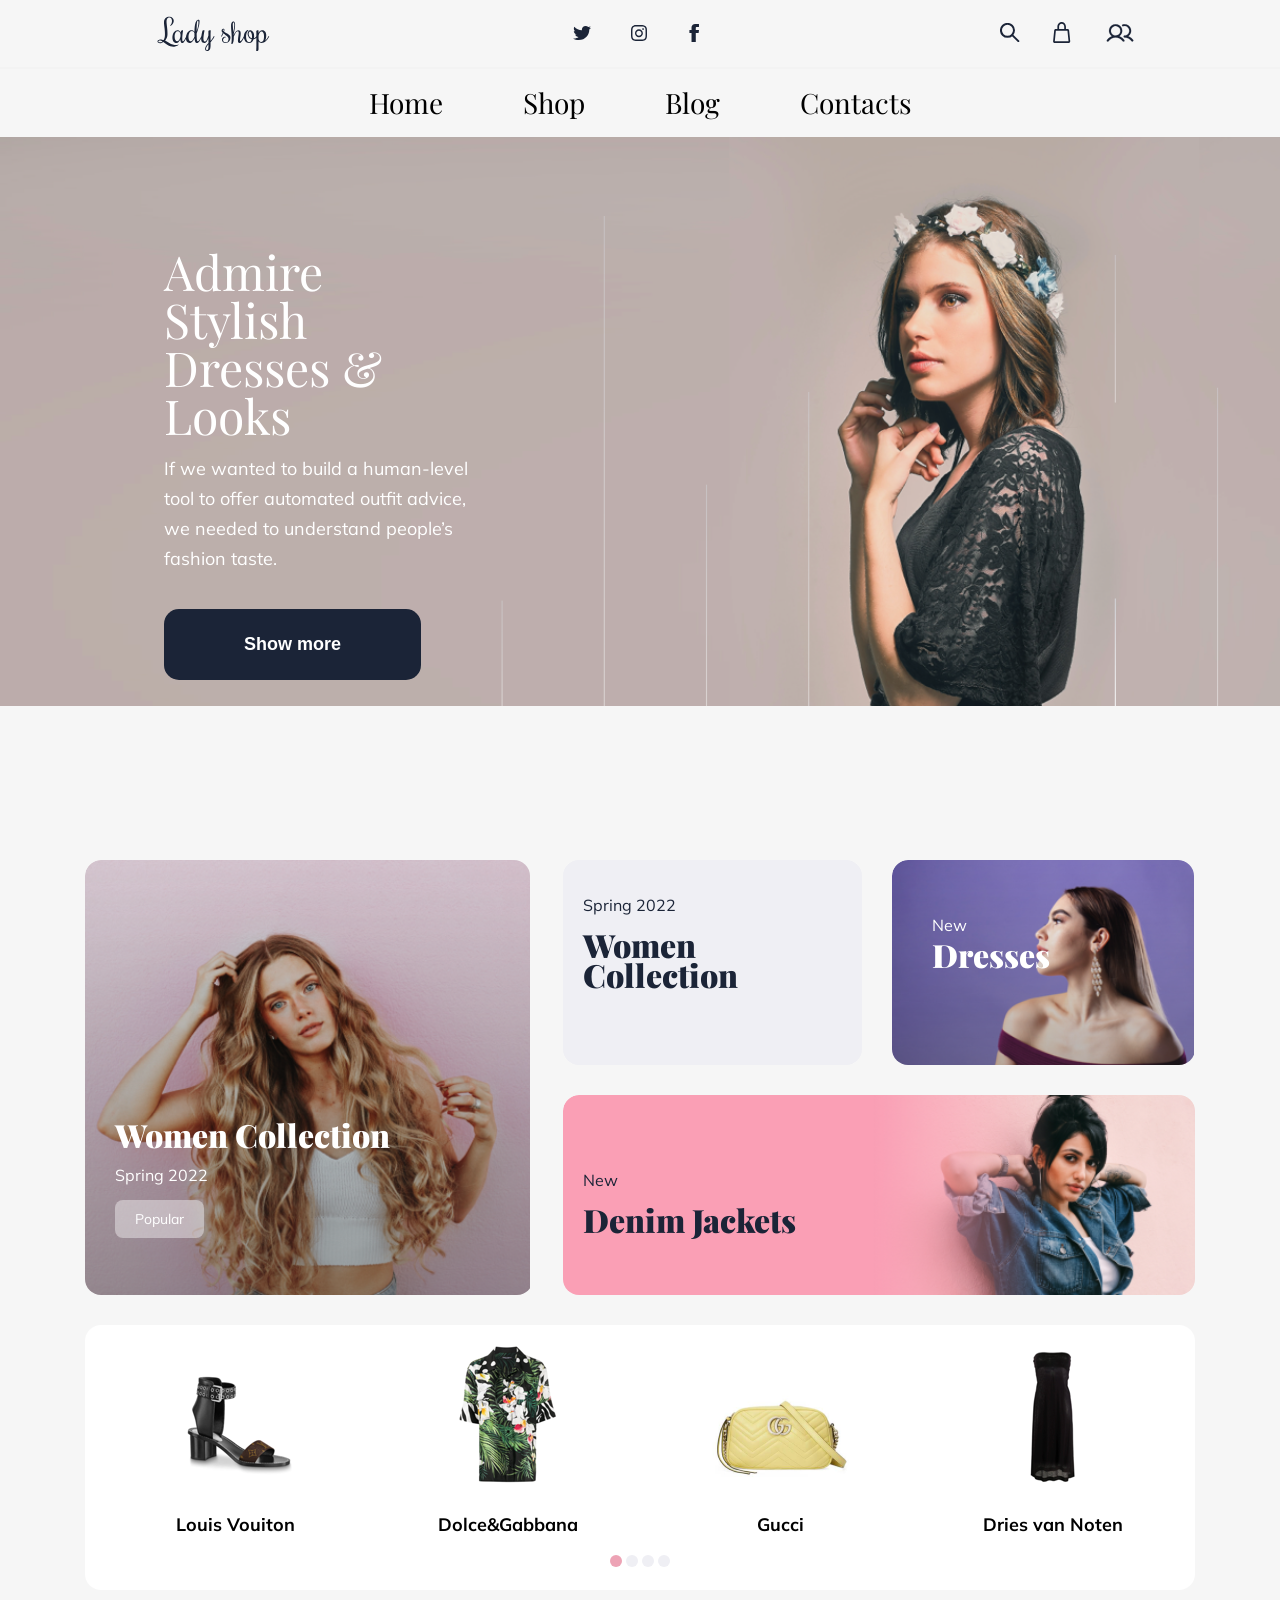
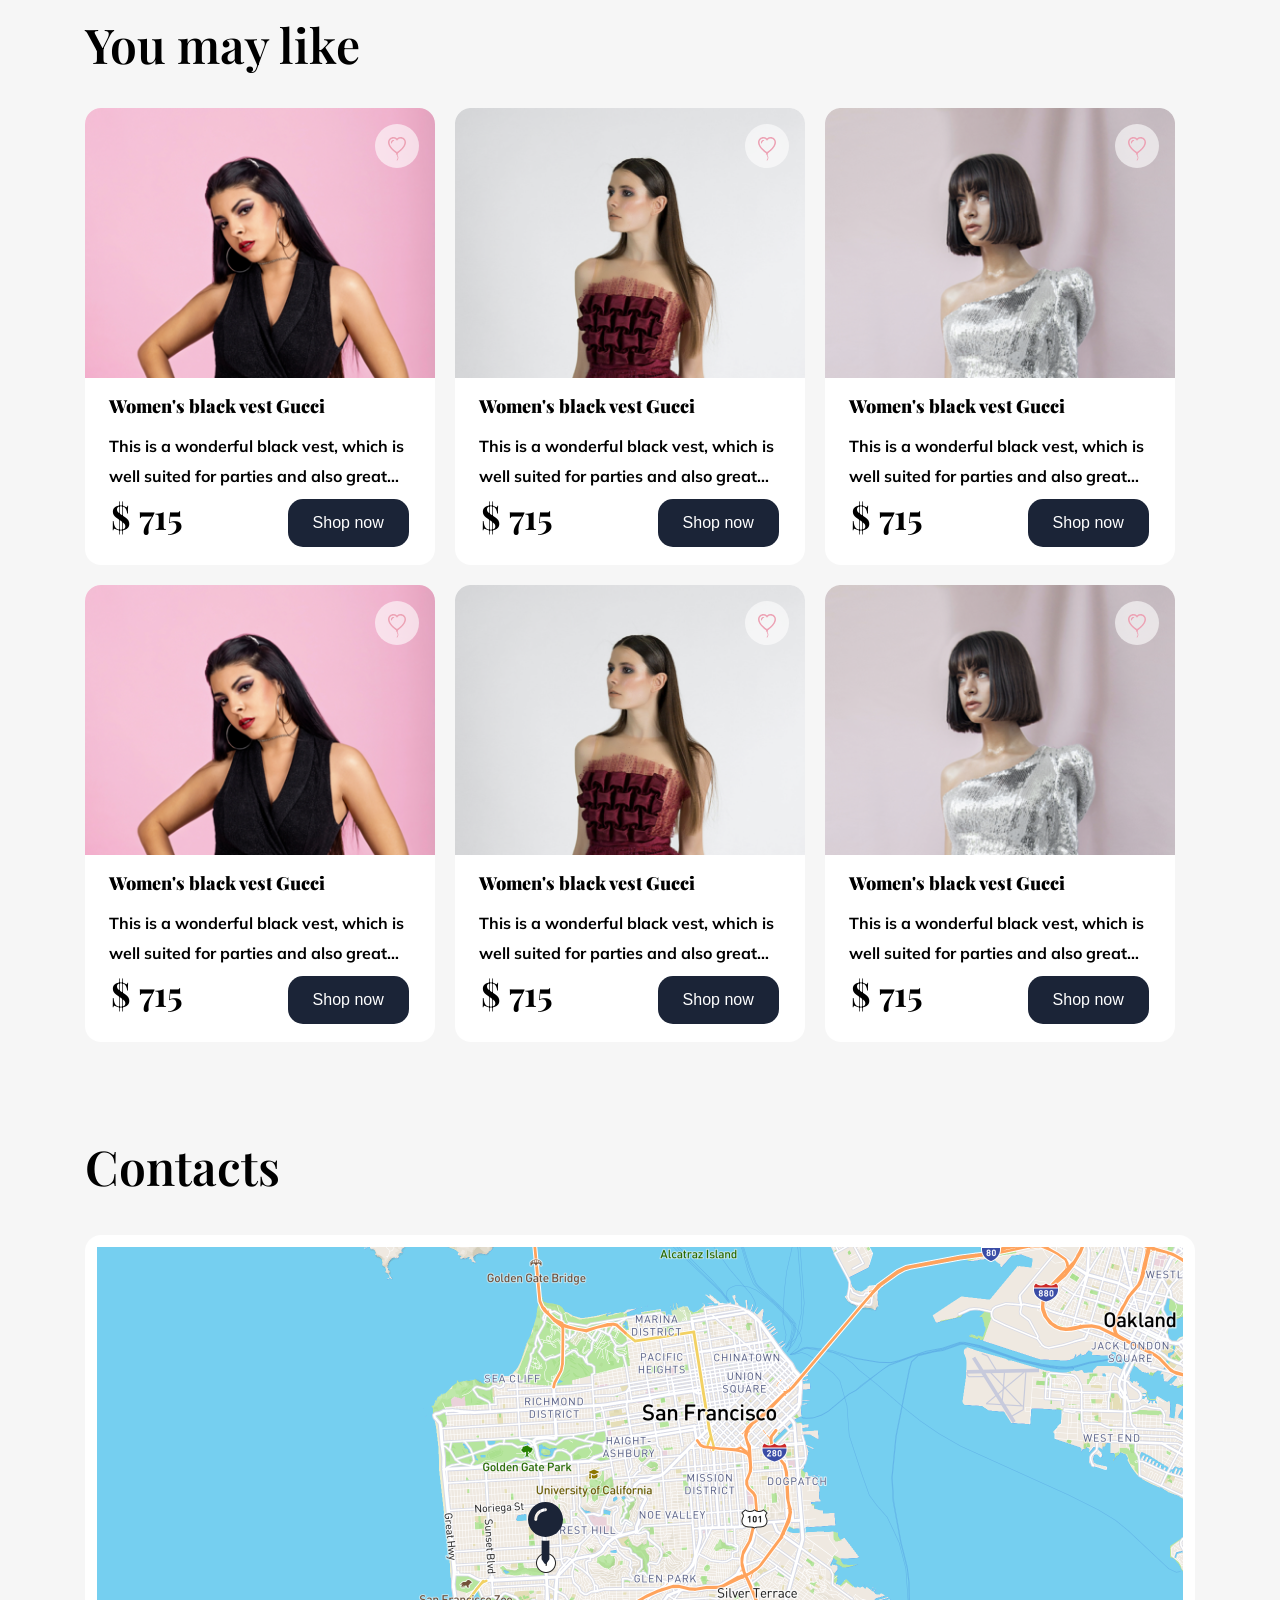
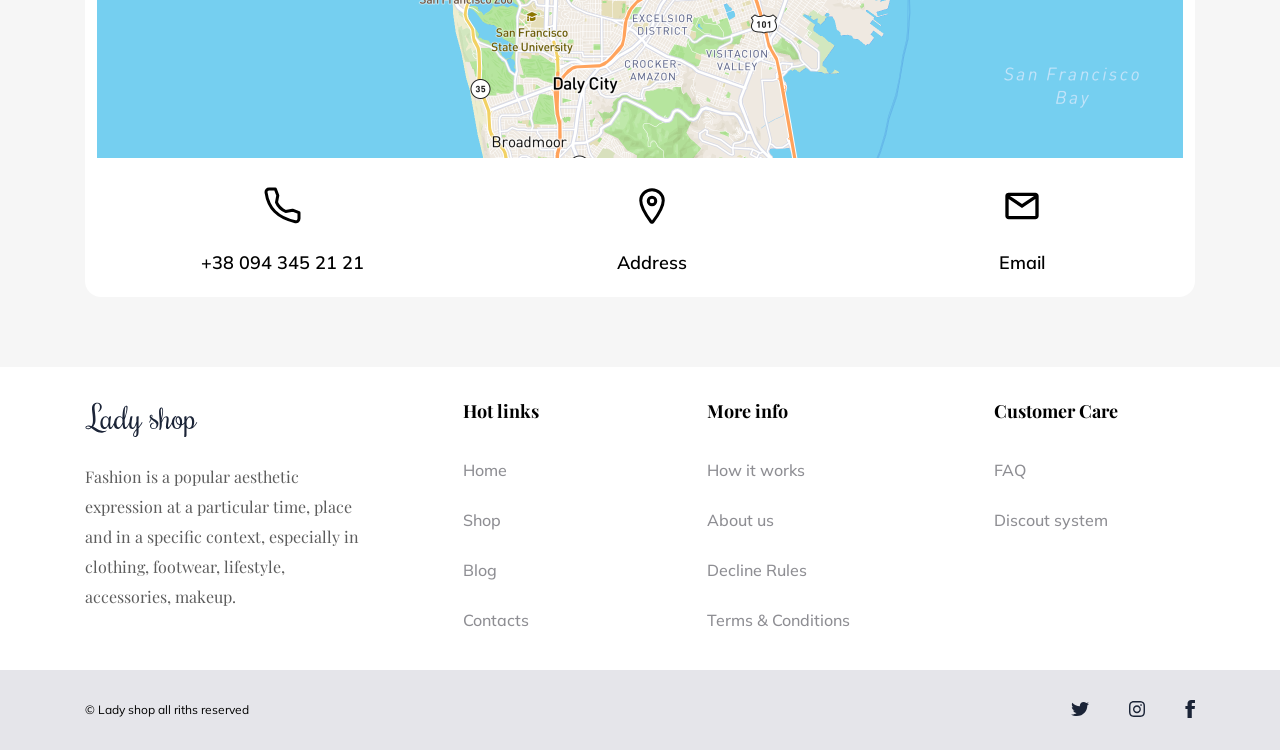
<file: HW-7-Grid/index.html>
<!DOCTYPE html>
<html lang="en">
<head>
	<meta charset="UTF-8">
	<meta http-equiv="X-UA-Compatible" content="IE=edge">
	<meta name="viewport" content="width=device-width, initial-scale=1.0">
	<link rel="preconnect" href="https://fonts.googleapis.com">
	<link rel="preconnect" href="https://fonts.gstatic.com" crossorigin>
	<link href="https://fonts.googleapis.com/css2?family=Mulish:ital,wght@0,200;0,300;0,400;0,500;0,600;0,700;0,800;0,900;0,1000;1,200;1,300;1,400;1,500;1,600;1,700;1,800;1,900;1,1000&family=Playfair+Display:ital,wght@0,400;0,500;0,600;0,700;0,800;0,900;1,400;1,500;1,600;1,700;1,800;1,900&display=swap" rel="stylesheet">
	<link rel="stylesheet" href="./styles.css/reset-styles.css">
	<link rel="stylesheet" href="./styles.css/styles.css">
	<title>Grid</title>
</head>
<body>

<!-- Header -->
	<header class="header">
		<div class="header_panel">
			<img src="./images/Lady_shop.svg" alt="logo" class="logo">
			<div class="header-socials">
				<a href="https://twitter.com/?lang=en"><img src="./images/twitter_icn.svg" alt="twitter"></a>
				<a href="https://www.instagram.com"><img src="./images/instagram icn.svg" alt="instagram_icn"></a>
				<a href="https://www.facebook.com/"><img src="./images/facebook_icn_1.svg" alt="facebook"></a>
			</div>
			<div class="header-icons">
				<a href="/"><img src="./images/search_icn_black.svg" alt="search"></a>
				<a href="/"><img src="./images/cart_icn1.svg" alt="basket"></a>
				<a href="/"><img src="./images/Vector.svg" alt="users"></a>
			</div>
		</div>
		<nav class="navigation">
			<ul class="menu">
				<li><a href="/">Home</a></li>
				<li><a href="/">Shop</a></li>
				<li><a href="/">Blog</a></li>
				<li><a href="/">Contacts</a></li>
			</ul>
		</nav>
		<div class="header-main-info">
			<div class="header-inform">
				<h1>
					Admire Stylish Dresses & Looks
				</h1>
				<p>
					If we wanted to build a human-level tool to offer automated outfit advice, we needed to understand people’s fashion taste. 
				</p>
				<button type="button">
					Show more
				</button>
			</div>
			<div class="header-photo">
				<img src="./images/hero.svg" alt="lady">
			</div>
		</div>
	</header>
	
<!-- News cards -->
	<section class="news-cards">
		<div class="card-most-popular">
			<h3>
				Women Collection
			</h3>
			<p>
				Spring 2022
			</p>
			<button type="button">Popular</button>
		</div>
		<div class="card-spring-collection">
			<p>
				Spring 2022
			</p>
			<h3>
				Women Collection
			</h3>
		</div>
		<div class="card-dresses">
			<p>
				New
			</p>
			<h3>
				Dresses
			</h3>
		</div>
		<div class="card-jackets">
			<p>
				New
			</p>
			<h3>
				Denim Jackets
			</h3>
		</div>
	</section>
	
<!-- Sale Slider -->
	<div class="sale-slider">
		<div class="slider-card">
			<img src="./images/1.svg" alt="Louis Vouiton">
			<p>
				Louis Vouiton
			</p>
		</div>
		<div class="slider-card">
			<img src="./images/2.svg" alt="Dolce&Gabbana">
			<p>
				Dolce&Gabbana
			</p>
		</div>
		<div class="slider-card">
			<img src="./images/3.svg" alt="Gucci">
			<p>
				Gucci
			</p>
		</div>
		<div class="slider-card">
			<img src="./images/4.svg" alt="Dries van Noten">
			<p>
				Dries van Noten
			</p>
		</div>
		<div class="slider-dots">
			<div class="first-dot"></div>
			<div class="dot"></div>
			<div class="dot"></div>
			<div class="dot"></div>
		</div>
	</div>

<!-- May like section -->
	<section class="item-section">
		<h2 class="item-section-header">
			You may like
		</h2>
		<div class="items-card shop-card-1">
			<a href="/" class="like">
				<img src="./images/Group73.svg" alt="like">
			</a>	
			<img src="./images/MaskGroup.svg" alt="Black west Gucci">
			<h4>Women's black vest Gucci</h4>
			<p>This is a wonderful black vest, which is well suited for parties and also great…</p>
			<div class="shop">
				<h3>$ 715</h3>
				<button type="button">Shop now</button>
			</div>
		</div>
		<div class="items-card shop-card-2">
			<a href="/" class="like">
				<img src="./images/Group73.svg" alt="like">
			</a>	
			<img src="./images/MaskGroup2.png" alt="Black west Gucci">
			<h4>Women's black vest Gucci</h4>
			<p>This is a wonderful black vest, which is well suited for parties and also great…</p>
			<div class="shop">
				<h3>$ 715</h3>
				<button type="button">Shop now</button>
			</div>
		</div>
		<div class="items-card shop-card-3">
			<a href="/" class="like">
				<img src="./images/Group73.svg" alt="like">
			</a>	
			<img src="./images/MaskGroup3.png" alt="Black west Gucci">
			<h4>Women's black vest Gucci</h4>
			<p>This is a wonderful black vest, which is well suited for parties and also great…</p>
			<div class="shop">
				<h3>$ 715</h3>
				<button type="button">Shop now</button>
			</div>
		</div>
		<div class="items-card shop-card-4">
			<a href="/" class="like">
				<img src="./images/Group73.svg" alt="like">
			</a>	
			<img src="./images/MaskGroup.svg" alt="Black west Gucci">
			<h4>Women's black vest Gucci</h4>
			<p>This is a wonderful black vest, which is well suited for parties and also great…</p>
			<div class="shop">
				<h3>$ 715</h3>
				<button type="button">Shop now</button>
			</div>
		</div>
		<div class="items-card shop-card-5">
			<a href="/" class="like">
				<img src="./images/Group73.svg" alt="like">
			</a>	
			<img src="./images/MaskGroup2.png" alt="Black west Gucci">
			<h4>Women's black vest Gucci</h4>
			<p>This is a wonderful black vest, which is well suited for parties and also great…</p>
			<div class="shop">
				<h3>$ 715</h3>
				<button type="button">Shop now</button>
			</div>
		</div>
		<div class="items-card shop-card-6">
			<a href="/" class="like">
				<img src="./images/Group73.svg" alt="like">
			</a>	
			<img src="./images/MaskGroup3.png" alt="Black west Gucci">
			<h4>Women's black vest Gucci</h4>
			<p>This is a wonderful black vest, which is well suited for parties and also great…</p>
			<div class="shop">
				<h3>$ 715</h3>
				<button type="button">Shop now</button>
			</div>
		</div>
	</section>

<!-- Contacts -->
	<section class="contacts">
		<h2 class="contacts-header">
		Contacts
		</h2>
		<div class="contacts-inform">
			<div class="map-location">
				<img src="./images/Rectangle78.svg" alt="map" class="map">
				<img src="./images/fa-solid_map-pin.svg" alt="pin" class="pin">
			</div>
			<div class="contact-icons">
				<div class="phone-number">
						<a href="/">
						<img src="./images/iconoir_phone.svg" alt="phone">
						<p class="phone-number-text">
							+38 094 345 21 21
							</p>
					</a>
				</div>
				<div class="address">
					<a href="/">
						<img src="./images/ion_location-outline.svg" alt="location">
						<p class="address-text">
							Address
						</p>
					</a>
					</div>
				<div class="email">
					<a href="/">
						<img src="./images/ci_mail.svg" alt="mail">
						<p class="email-text">
							Email
						</p>
						</a>
				</div>
			</div>
		</div>
	</section>

<!-- Footer -->
	<footer class="footer">
		<div class="footer-container">
			<div>
				<img src="./images/Lady_shop.svg" alt="logo">
				<p>
					Fashion is a popular aesthetic expression at a particular time, place and in a specific context, especially in clothing, footwear, lifestyle, accessories, makeup.
				</p>
			</div>
			<div>
				<h3>
					Hot links
				</h3>
				<ul>
					<li><a href="/" class="footer-link">Home</a></li>
					<li><a href="/" class="footer-link">Shop</a></li>
					<li><a href="/" class="footer-link">Blog</a></li>
					<li><a href="/" class="footer-link">Contacts</a></li>
				</ul>
			</div>
			<div>
				<h3>
					More info
				</h3>
				<ul>
					<li><a href="/" class="footer-link">How it works</a></li>
					<li><a href="/" class="footer-link">About us</a></li>
					<li><a href="/" class="footer-link">Decline Rules</a></li>
					<li><a href="/" class="footer-link">Terms & Conditions</a></li>
				</ul>
			</div>
			<div>
				<h3>
					Customer Care
				</h3>
				<ul>
					<li><a href="/" class="footer-link">FAQ</a></li>
					<li><a href="/" class="footer-link">Discout system</a></li>
				</ul>
			</div>
		</div>
	</footer>

<!-- Copyrights and Social medias -->
	<section class="socials-section">
		<div class="socials-container">
			<p>
				© Lady shop all riths reserved
			</p>
			<div class="sm-container">
				<a href="https://twitter.com/?lang=en"><img src="./images/twitter_icn.svg" alt="twitter"></a>
				<a href="https://www.instagram.com"><img src="./images/instagram icn.svg" alt="instagram_icn"></a>
				<a href="https://www.facebook.com/"><img src="./images/facebook_icn_1.svg" alt="facebook"></a>
			</div>
		</div>
	</section>
</body>
</html>
</file>
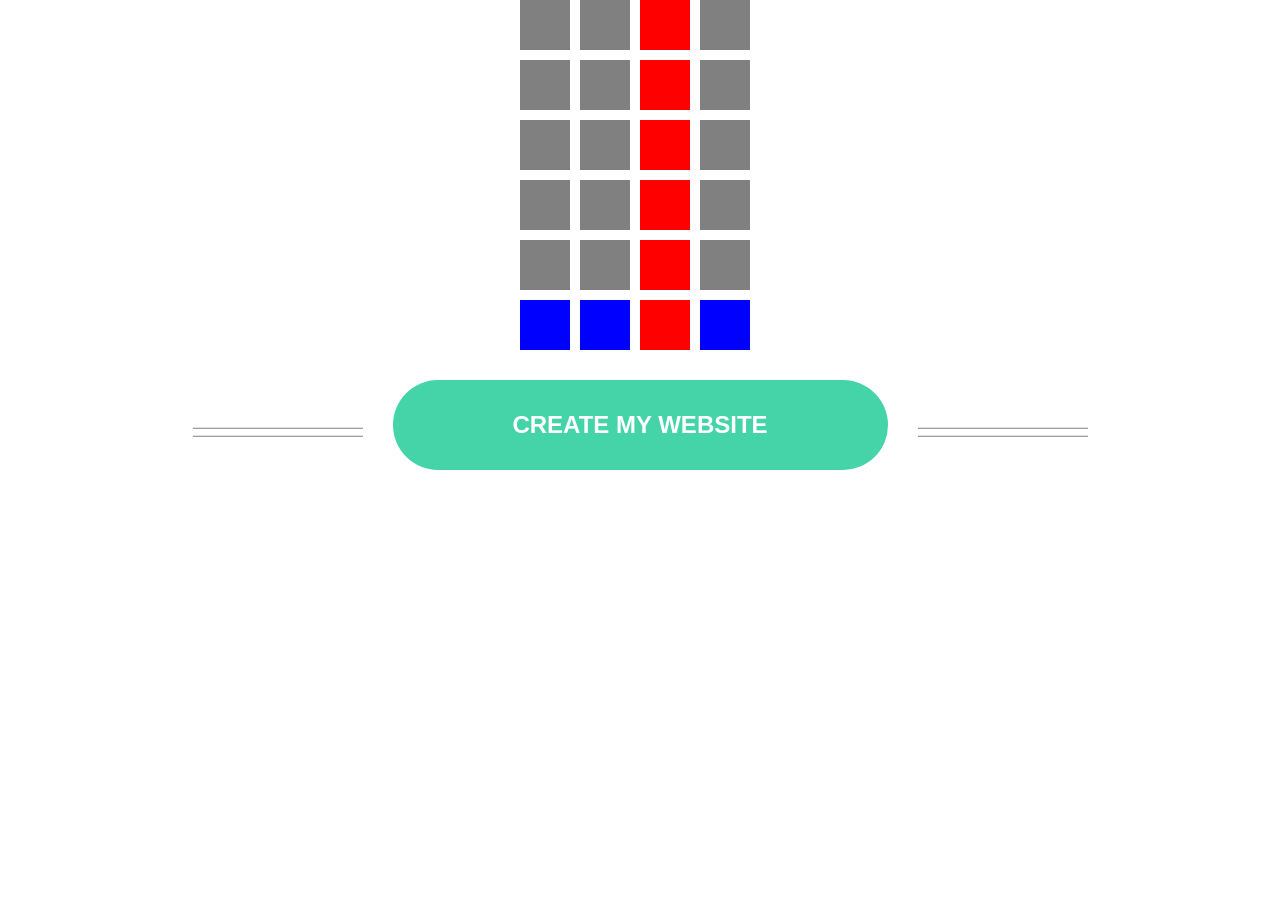
<file: HW-8-Pseudo-Classes/index.html>
<!DOCTYPE html>
<html lang="en">
<head>
	<meta charset="UTF-8">
	<meta http-equiv="X-UA-Compatible" content="IE=edge">
	<meta name="viewport" content="width=device-width, initial-scale=1.0">
	<link rel="stylesheet" href="./styles/reset-styles.css">
	<link rel="stylesheet" href="./styles/styles.css">
	<title>Pseudo-classes and Pseudo-elements</title>
</head>
<body>
	<section class="section1">
		<div></div>
		<div></div>
		<div></div>
		<div></div>
		<div></div>
		<div></div>
		<div></div>
		<div></div>
		<div></div>
		<div></div>
		<div></div>
		<div></div>
		<div></div>
		<div></div>
		<div></div>
		<div></div>
		<div></div>
		<div></div>
		<div></div>
		<div></div>
		<div></div>
		<div></div>
		<div></div>
		<div></div>
	</section>
	<section id="button">
		<button type="button" class="button">
			CREATE MY WEBSITE
		</button>
	</section>
</body>
</html>
</file>
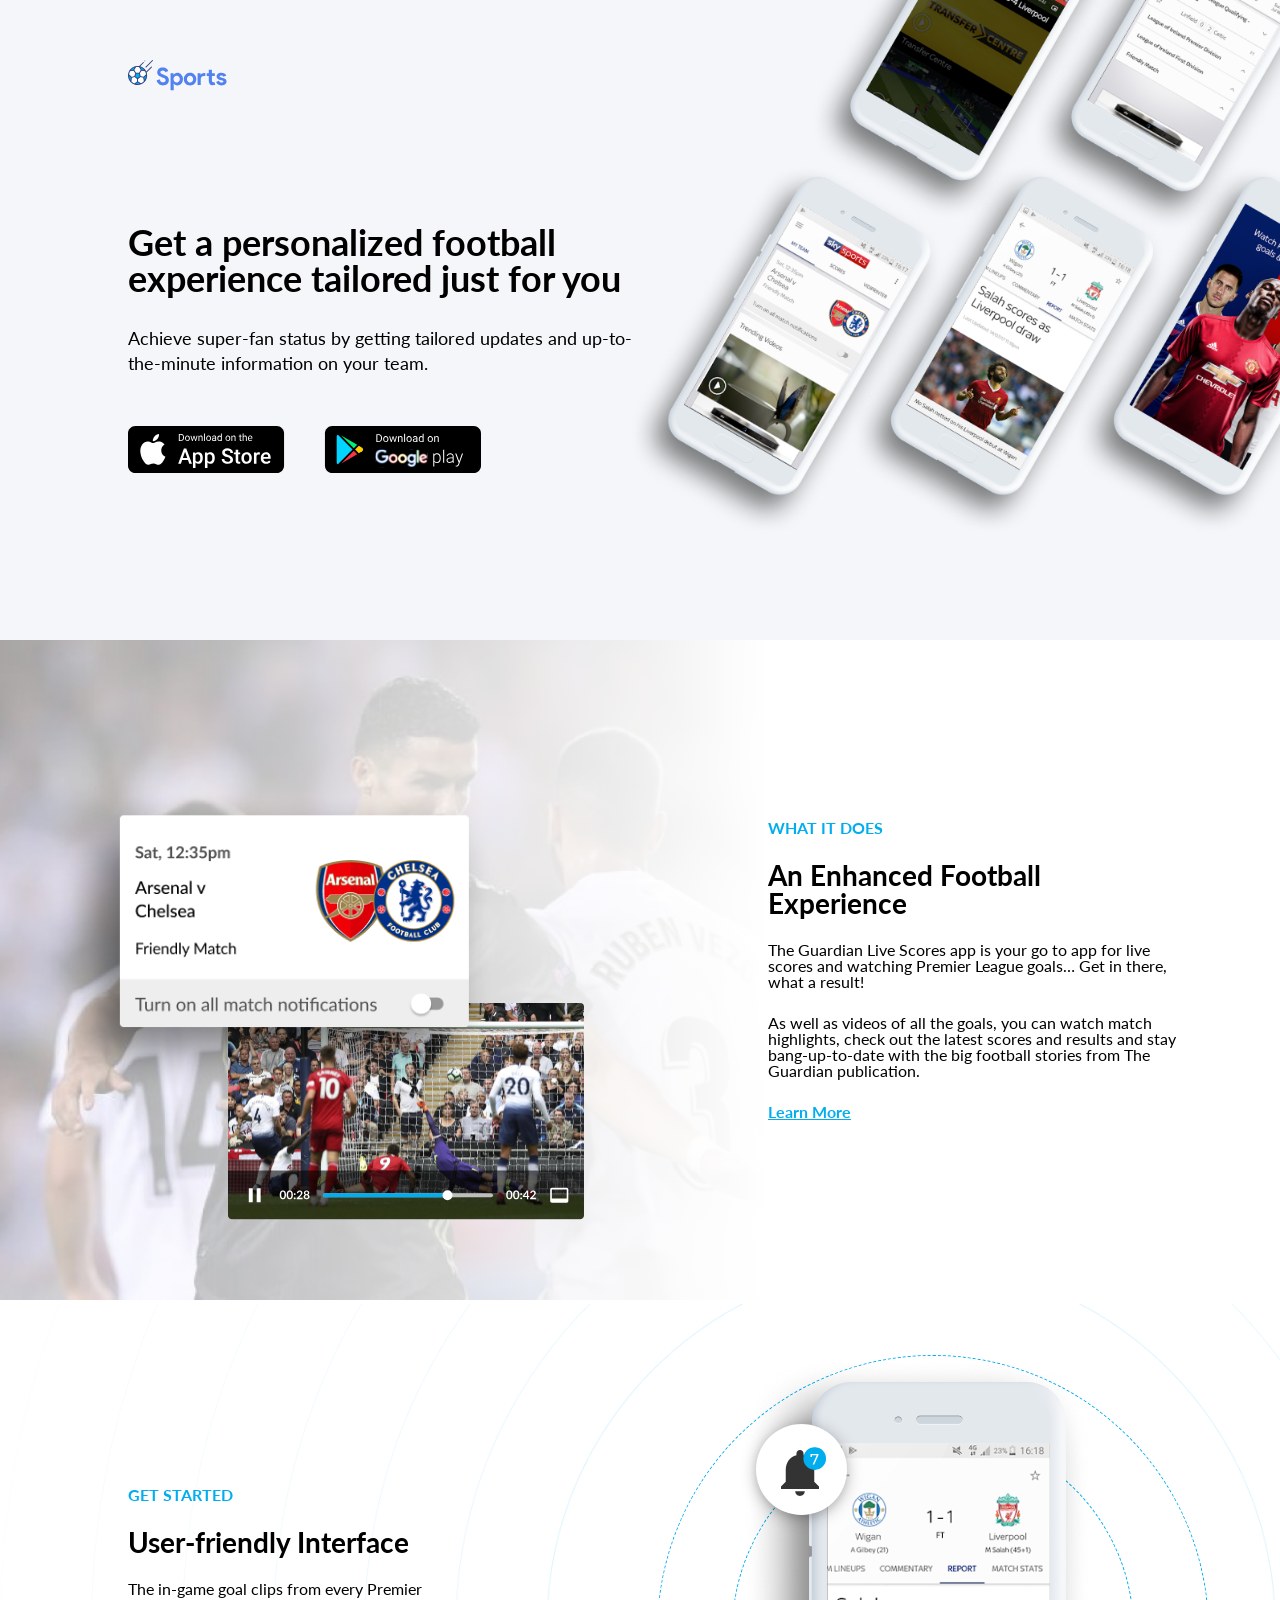
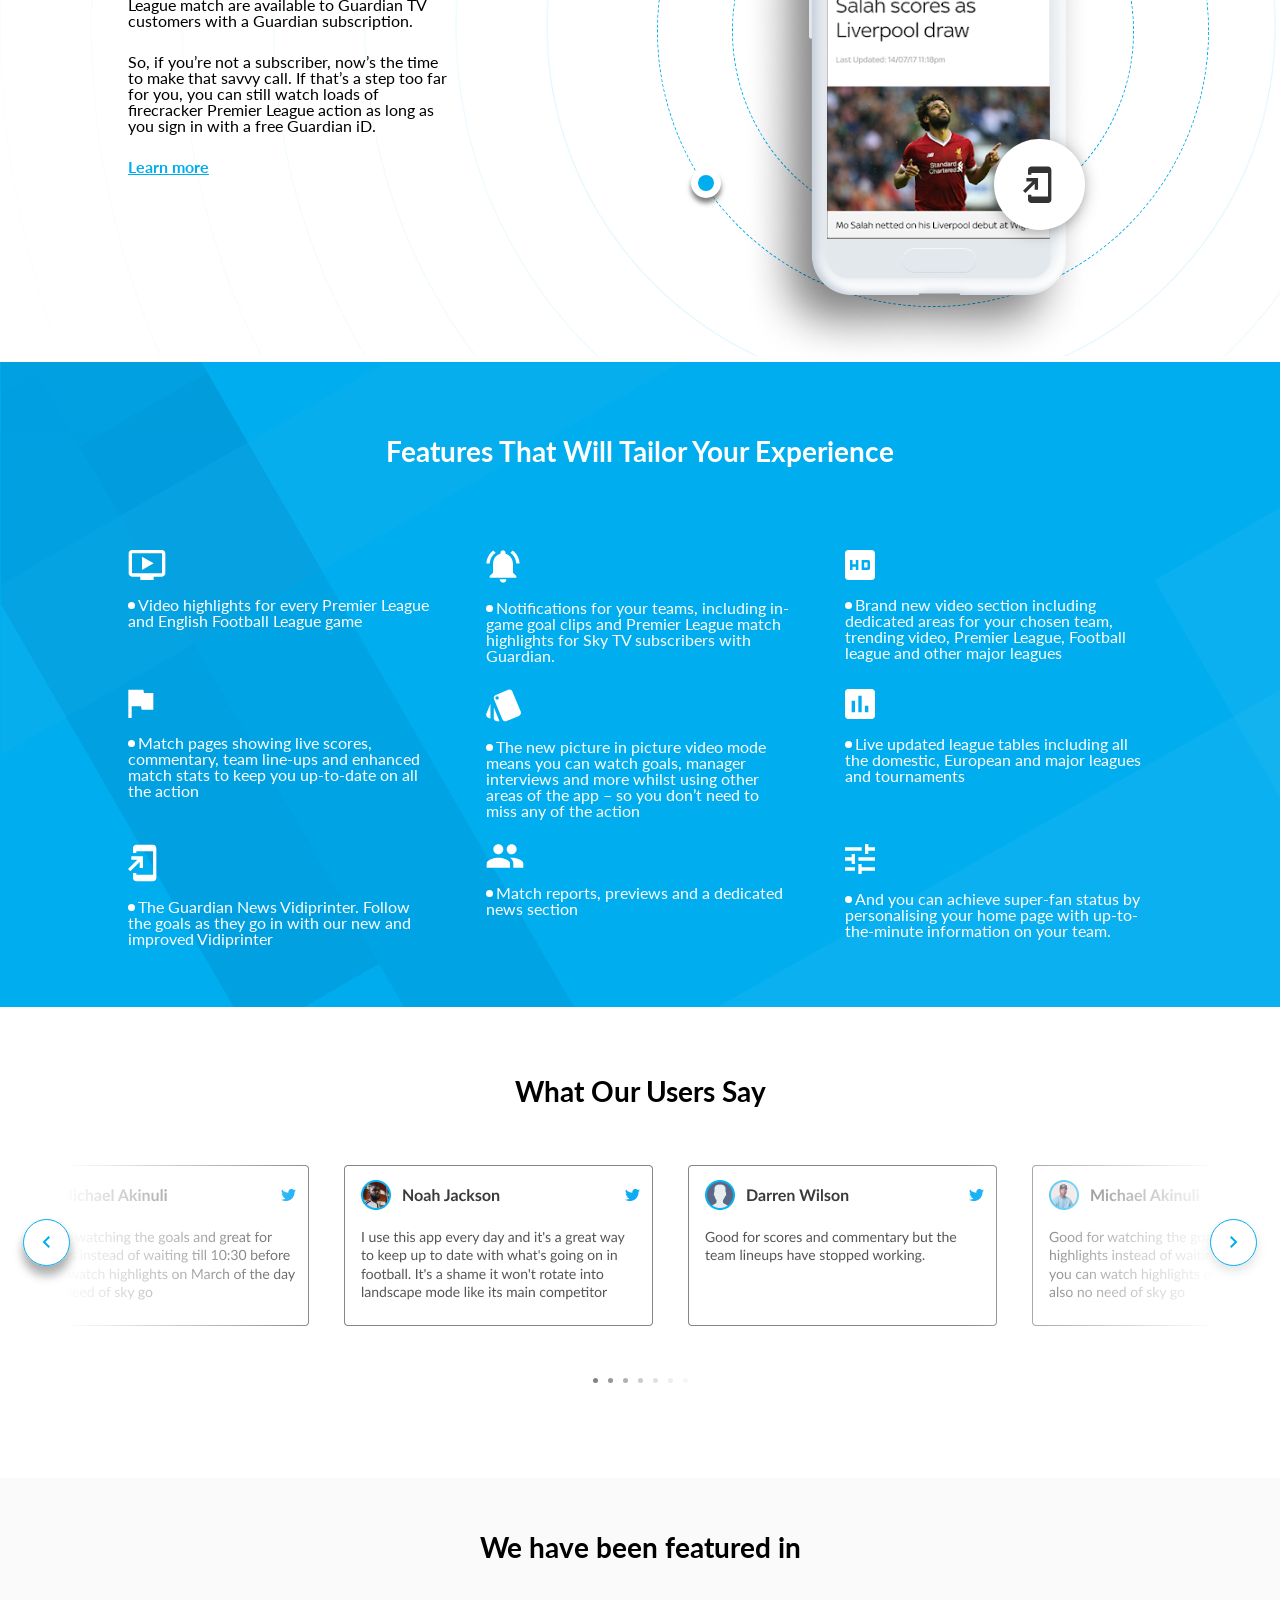
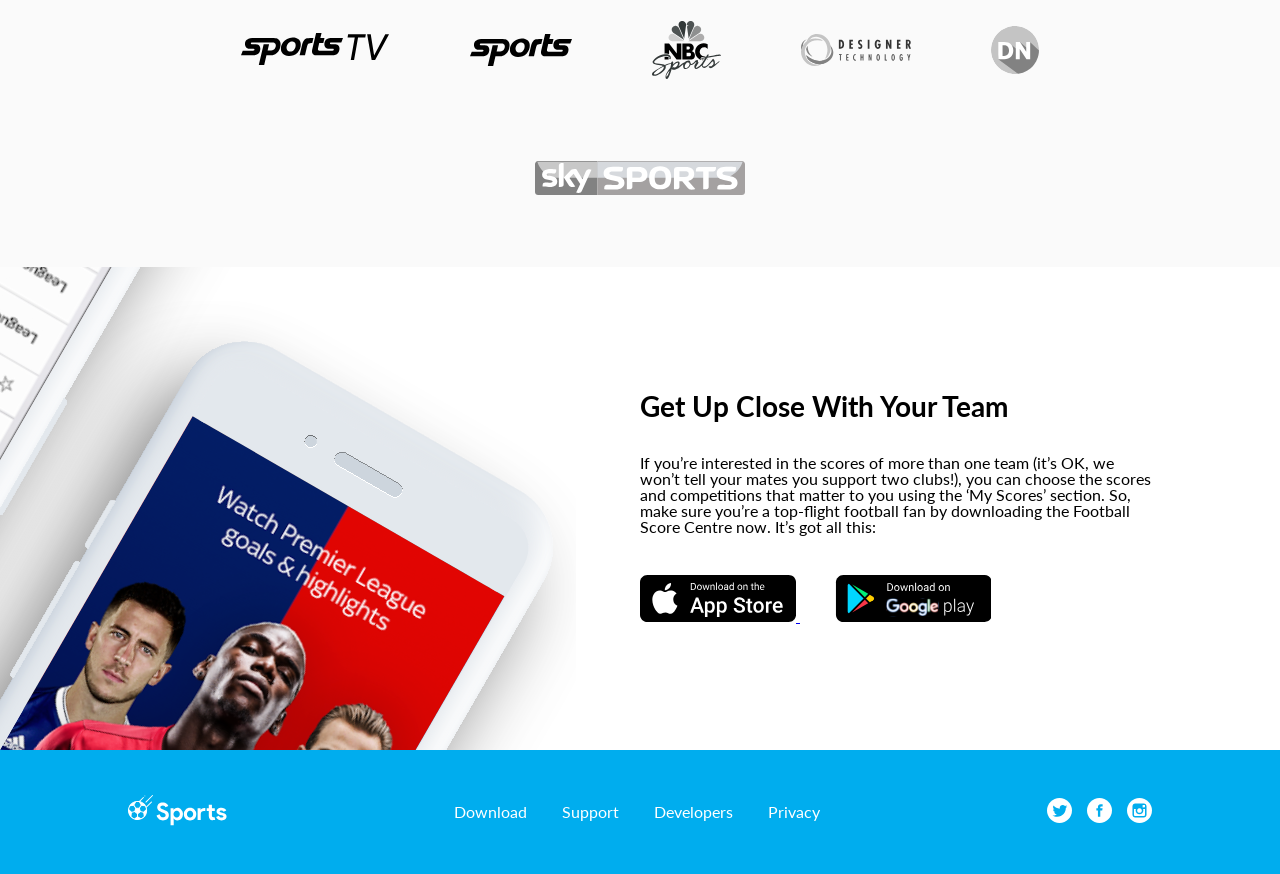
<file: HW-9-RESPONSIVE/index.html>
<!DOCTYPE html>
<html lang="en">
<head>
	<meta charset="UTF-8">
	<meta http-equiv="X-UA-Compatible" content="IE=edge">
	<meta name="viewport" content="width=device-width, initial-scale=1.0">
	<link rel="stylesheet" href="./slider/slick.css">
	<link rel="stylesheet" href="./slider/slick-theme.css">
	<link rel="stylesheet" href="./styles.css/reset-styles.css">
	<link rel="stylesheet" href="./styles.css/styles.css">
	<title>Document</title>
</head>
<body>
	<div class="wrapper">

<!-- ---------Header-------- -->
		<div class="header">
			<div class="header-bgrnd">
				<img src="./images/Frameheader-background.png" alt="Header Background">
			</div>
			<div class="header-content">
				<div class="header-container">
					<div class="div-logo">
						<a href="#logo"><img src="./images/LOGOlogo.svg" alt="Logo" id="logo"></a>
					</div>
					<div class="header-title">
						<h1>Get a personalized football experience tailored just for you</h1>
					</div>
					<div class="header-text">
						<p> Achieve super-fan status by getting tailored updates and up-to-the-minute information on your team.</p>
					</div>
					<div class="header-buttons">
						<a href="#" class="button apple-btn">
							<img src="./images/Apple-Storebutton-1.svg" alt="Apple store"></a>
						<a href="#" class="button">
							<img src="./images/Google-Playbutton-2.svg" alt="Google play"></a>
					</div>
				</div>
			</div>
		</div>

<!-- ---------What it is Section---------- -->
		<div class="what">
			<div class="what-content">
				<div class="widget-bgrn">
					<div class="widget-container">
						<div class="widget">
							<div class="widgets">
								<img src="./images/SAMPLE01schedule.png" alt="schedule" class="schedule-widget">
							</div>
							<div class="widgets">
								<img src="./images/SAMPLE02video.svg" alt="Video" class="video-widget">
							</div>
						</div>
					</div>
				</div>
				<div class="what-text">
					<h3>WHAT IT DOES</h3>
					<h2>An Enhanced Football Experience</h2>
					<p>
						The Guardian Live Scores app is your go to app for live scores and watching Premier League goals… Get in there, what a result!
					</p>
					<p>
						As well as videos of all the goals, you can watch match highlights, check out the latest scores and results and stay bang-up-to-date with the big football stories from The Guardian publication.
					</p>
					<a href="#" class="learn-button">Learn More</a>
				</div>
			</div>
		</div>

<!-- Interface Section -->
		<div class="interface">
			<div class="interface-container">
				<div class="interface-content">
					<h3>GET STARTED</h3>
					<h2>User-friendly Interface</h2>
					<p>The in-game goal clips from every Premier League match are available to Guardian TV customers with a Guardian subscription.</p>
					<p>So, if you’re not a subscriber, now’s the time to make that savvy call. If that’s a step too far for you, you can still watch loads of firecracker Premier League action as long as you sign in with a free Guardian iD.</p>
					<a href="" class="learn-button">Learn more</a>
				</div>
				<div class="interface-preview">
					<div class="circles-container">
						<div class="main-circle">
							<div class="smatrphone"><img setsrc="
							./images/smartphone.png 1440w
							./images/smartphone-760px.png 960w" 
							src="./images/smartphone.png"
							alt="smartphone"></div>
							<div class="tiny-circle"></div>
						</div>
					</div>
				</div>
			</div>
		</div>

<!-- Features Section -->
		<div class="features-section">
			<div class="features-container">
				<div class="features-header">
					<h2>Features That Will Tailor Your Experience</h2>
				</div>
				<div class="card">
					<div class="feature-img">
						<svg 
							width="38" height="30" viewBox="0 0 38 30" fill="none" xmlns="http://www.w3.org/2000/svg">
							<path d="M34.0003 0H4.00033C2.15033 0 0.666992 1.48333 0.666992 3.33333V23.3333C0.666992 25.1667 2.15033 26.6667 4.00033 26.6667H12.3337V30H25.667V26.6667H34.0003C35.8337 26.6667 37.317 25.1667 37.317 23.3333L37.3337 3.33333C37.3337 1.48333 35.8337 0 34.0003 0ZM34.0003 23.3333H4.00033V3.33333H34.0003V23.3333ZM25.667 13.3333L14.0003 20V6.66667L25.667 13.3333Z" fill="white"/>
						</svg>
					</div>
					<p>Video highlights for every Premier League and English Football League game</p>
				</div>
				<div class="card">
					<div class="feature-img">
						<svg width="34" height="33" viewBox="0 0 34 33" fill="none" xmlns="http://www.w3.org/2000/svg">
							<path d="M9.63379 2.80008L7.25046 0.416748C3.25046 3.46675 0.617122 8.16675 0.383789 13.5001H3.71712C3.96712 9.08341 6.23379 5.21675 9.63379 2.80008ZM30.2838 13.5001H33.6171C33.3671 8.16675 30.7338 3.46675 26.7505 0.416748L24.3838 2.80008C27.7505 5.21675 30.0338 9.08341 30.2838 13.5001ZM27.0005 14.3334C27.0005 9.21675 24.2671 4.93341 19.5005 3.80008V2.66675C19.5005 1.28341 18.3838 0.166748 17.0005 0.166748C15.6171 0.166748 14.5005 1.28341 14.5005 2.66675V3.80008C9.71712 4.93341 7.00046 9.20008 7.00046 14.3334V22.6667L3.66712 26.0001V27.6667H30.3338V26.0001L27.0005 22.6667V14.3334ZM17.0005 32.6667C17.2338 32.6667 17.4505 32.6501 17.6671 32.6001C18.7505 32.3667 19.6338 31.6334 20.0671 30.6334C20.2338 30.2334 20.3171 29.8001 20.3171 29.3334H13.6505C13.6671 31.1667 15.1505 32.6667 17.0005 32.6667Z" fill="white"></svg>
					</div>
					<p>Notifications for your teams, including in-game goal clips and Premier League match highlights for Sky TV subscribers with Guardian.</p>
				</div>
				<div class="card">
					<div class="feature-img">
						<svg width="30" height="30" viewBox="0 0 30 30" fill="none" xmlns="http://www.w3.org/2000/svg">
							<path d="M26.6667 0H3.33333C1.48333 0 0 1.5 0 3.33333V26.6667C0 28.5 1.48333 30 3.33333 30H26.6667C28.5 30 30 28.5 30 26.6667V3.33333C30 1.5 28.5 0 26.6667 0ZM13.3333 20H10.8333V16.6667H7.5V20H5V10H7.5V14.1667H10.8333V10H13.3333V20ZM16.6667 10H23.3333C24.25 10 25 10.75 25 11.6667V18.3333C25 19.25 24.25 20 23.3333 20H16.6667V10ZM19.1667 17.5H22.5V12.5H19.1667V17.5Z" fill="white"></svg>
					</div>
					<p>Brand new video section including dedicated areas for your chosen team, trending video, Premier League, Football league and other major leagues</p>
				</div>
				<div class="card">
					<div class="feature-img">
						<svg width="26" height="29" viewBox="0 0 26 29" fill="none" xmlns="http://www.w3.org/2000/svg">
							<path d="M15.9997 4.00008L15.333 0.666748H0.333008V29.0001H3.66634V17.3334H12.9997L13.6663 20.6667H25.333V4.00008H15.9997Z" fill="white"></svg>
					</div>
					<p>Match pages showing live scores, commentary, team line-ups and enhanced match stats to keep you up-to-date on all the action</p>
				</div>
				<div class="card">
					<div class="feature-img">
						<svg width="35" height="33" viewBox="0 0 35 33" fill="none" xmlns="http://www.w3.org/2000/svg">
							<path d="M2.21642 28.7499L4.44976 29.6833V14.6333L0.399758 24.3999C-0.283575 26.0999 0.533091 28.0499 2.21642 28.7499ZM34.7164 22.5833L26.4498 2.63325C25.9331 1.38325 24.7164 0.616585 23.4331 0.583252C22.9998 0.583252 22.5498 0.649919 22.1164 0.833252L9.83309 5.91658C8.58309 6.43325 7.81642 7.63325 7.78309 8.91658C7.76642 9.36658 7.84976 9.81659 8.03309 10.2499L16.2998 30.1999C16.8164 31.4666 18.0498 32.2333 19.3498 32.2499C19.7831 32.2499 20.2164 32.1666 20.6331 31.9999L32.8998 26.9166C34.5998 26.2166 35.4164 24.2666 34.7164 22.5833ZM11.1331 10.5833C10.2164 10.5833 9.46642 9.83325 9.46642 8.91658C9.46642 7.99992 10.2164 7.24992 11.1331 7.24992C12.0498 7.24992 12.7998 7.99992 12.7998 8.91658C12.7998 9.83325 12.0498 10.5833 11.1331 10.5833ZM7.79976 28.9166C7.79976 30.7499 9.29976 32.2499 11.1331 32.2499H13.5498L7.79976 18.3499V28.9166Z" fill="white"></svg>
					</div>
					<p>The new picture in picture video mode means you can watch goals, manager interviews and more whilst using other areas of the app – so you don’t need to miss any of the action</p>
				</div>
				<div class="card">
					<div class="feature-img">
						<svg width="30" height="30" viewBox="0 0 30 30" fill="none" xmlns="http://www.w3.org/2000/svg">
							<path d="M26.6667 0H3.33333C1.5 0 0 1.5 0 3.33333V26.6667C0 28.5 1.5 30 3.33333 30H26.6667C28.5 30 30 28.5 30 26.6667V3.33333C30 1.5 28.5 0 26.6667 0ZM10 23.3333H6.66667V11.6667H10V23.3333ZM16.6667 23.3333H13.3333V6.66667H16.6667V23.3333ZM23.3333 23.3333H20V16.6667H23.3333V23.3333Z" fill="white"></svg>
					</div>
					<p>Live updated league tables including all the domestic, European and major leagues and tournaments</p>
				</div>
				<div class="card">
					<div class="feature-img">
						<svg width="29" height="38" viewBox="0 0 29 38" fill="none" xmlns="http://www.w3.org/2000/svg">
							<path d="M25 0.683415L8.33333 0.666748C6.5 0.666748 5 2.16675 5 4.00008V9.00008H8.33333V7.33342H25V30.6667H8.33333V29.0001H5V34.0001C5 35.8334 6.5 37.3334 8.33333 37.3334H25C26.8333 37.3334 28.3333 35.8334 28.3333 34.0001V4.00008C28.3333 2.16675 26.8333 0.683415 25 0.683415ZM11.6667 24.0001H15V12.3334H3.33333V15.6667H9.31667L0 24.9834L2.35 27.3334L11.6667 18.0167V24.0001Z" fill="white"></svg>
					</div>
					<p>The Guardian News Vidiprinter. Follow the goals as they go in with our new and improved Vidiprinter</p>
				</div>
				<div class="card">
					<div class="feature-img">
						<svg width="38" height="24" viewBox="0 0 38 24" fill="none" xmlns="http://www.w3.org/2000/svg">
							<path d="M25.667 10.3333C28.4337 10.3333 30.6503 8.09992 30.6503 5.33325C30.6503 2.56659 28.4337 0.333252 25.667 0.333252C22.9003 0.333252 20.667 2.56659 20.667 5.33325C20.667 8.09992 22.9003 10.3333 25.667 10.3333ZM12.3337 10.3333C15.1003 10.3333 17.317 8.09992 17.317 5.33325C17.317 2.56659 15.1003 0.333252 12.3337 0.333252C9.56699 0.333252 7.33366 2.56659 7.33366 5.33325C7.33366 8.09992 9.56699 10.3333 12.3337 10.3333ZM12.3337 13.6666C8.45033 13.6666 0.666992 15.6166 0.666992 19.4999V23.6666H24.0003V19.4999C24.0003 15.6166 16.217 13.6666 12.3337 13.6666ZM25.667 13.6666C25.1837 13.6666 24.6337 13.6999 24.0503 13.7499C25.9837 15.1499 27.3337 17.0333 27.3337 19.4999V23.6666H37.3337V19.4999C37.3337 15.6166 29.5503 13.6666 25.667 13.6666Z" fill="white"></svg>
					</div>
					<p>Match reports, previews and a dedicated news section</p>
				</div>
				<div class="card">
					<div class="feature-img">
						<svg width="30" height="30" viewBox="0 0 30 30" fill="none" xmlns="http://www.w3.org/2000/svg">
							<path d="M0 23.3333V26.6667H10V23.3333H0ZM0 3.33333V6.66667H16.6667V3.33333H0ZM16.6667 30V26.6667H30V23.3333H16.6667V20H13.3333V30H16.6667ZM6.66667 10V13.3333H0V16.6667H6.66667V20H10V10H6.66667ZM30 16.6667V13.3333H13.3333V16.6667H30ZM20 10H23.3333V6.66667H30V3.33333H23.3333V0H20V10Z" fill="white"></svg>
					</div>
					<p>And you can achieve super-fan status by personalising your home page with up-to-the-minute information on your team.</p>
				</div>
			</div>
		</div>

<!--Slider Section-->
		<div class="slider-section">
			<div class="slider-header">
				<h2>What Our Users Say</h2>
			</div>
			<div class="slider-container">
				<div class="slider">
						<div class="feedback feedback-1"><img src="./images/slider/slider4.png" alt="feedback"></div>
						<div class="feedback feedback-2"><img src="./images/slider/slider2.png" alt="feedback"></div>
						<div class="feedback feedback-3"><img src="./images/slider/slider3.png" alt="feedback"></div>
						<div class="feedback feedback-4"><img src="./	images/slider/slider4.png" alt="feedback"></div>
						<div class="feedback feedback-5"><img src="./images/slider/slider2.png" alt="feedback"></div>
				</div>
			</div>
			<div class="slider-circles">
				<div class="s-circle circle-1"></div>
				<div class="s-circle circle-2"></div>
				<div class="s-circle circle-3"></div>
				<div class="s-circle circle-4"></div>
				<div class="s-circle circle-5"></div>
				<div class="s-circle circle-6"></div>
				<div class="s-circle circle-7"></div>
			</div>
		</div>
	
<!-- Partners Section -->
		<div class="partners-section">
			<div class="partners-container">
				<div class="partner-header">
					<h2>We have been featured in</h2>
				</div>
				<div class="partners-logo">
					<div class="logo1"><img src="./images/partners-section/1sportstv.svg" alt="Sports-tv"></div>
					<div class="logo2"><img src="./images/partners-section/2sports.svg" alt="sports"></div>
					<div class="logo3"><img src="./images/partners-section/3nbs.svg" alt="NBS sport"></div>
					<div class="logo4"><img src="./images/partners-section/4designer.svg" alt=""></div>
					<div class="logo5"><img src="./images/partners-section/5dn.svg" alt="DN"></div>
					<div class="logo6"><img src="./images/partners-section/6skysports.svg" alt="Sky Sport"></div>
				</div>
			</div>
		</div>

<!-------Score Section------------->
		<div class="score-section">
			<div class="score-bgrnd"><img src="./images/score-section/sport.svg" alt="App preview" class="app-preview"></div>
			<div class="score-text">
				<div class="score-text-container">
					<h2>Get Up Close With Your Team</h2>
					<p>If you’re interested in the scores of more than one team (it’s OK, we won’t tell your mates you support two clubs!), you can choose the scores and competitions that matter to you using the ‘My Scores’ section. So, make sure you’re a top-flight football fan by downloading the Football Score Centre now. It’s got all this:</p>
					<div class="">
						<a href="#" class="s-buttons apple-btn">
							<img src="./images/score-section/Apple-Storebutton-1.svg" alt="App Store" class="store-btn">
						</a>
						<a href="#" class="s-buttons google-btn">
							<img src="./images/score-section/Google-Playbutton-2.svg" alt="Google Play" class="store-btn">
						</a>
					</div>
				</div>
			</div>
		</div>

<!-- ----Footer Section -------- -->
		<div class="footer-section">
			<div class="footer-container">
				<div class="f-logo">
					<img src="./images/footer/logo.svg" alt="logo">
				</div>
				<div class="footer-links">
					<a href="#">Download</a>
					<a href="#">Support</a>
					<a href="#">Developers</a>
					<a href="#">Privacy</a>
				</div>
				<div class="contacts"> 
					<a href="#">
						<img src="./images/footer/twitter.svg" alt="twitter">
					</a>
					<a href="#">
						<img src="./images/footer/facebook.svg" alt="facebook">
					</a>
					<a href="#">
						<img src="./images/footer/instagram.svg" alt="instagram">
					</a> 
				</div>
			</div>
		</div>
	</div>
</body>
</html>
</file>
<file: HW-#4-Block-layout/styles.css>
body {
	font-family: 'Lato', sans-serif;
}
.header {
	background-color: #ED4C5C;
	box-sizing: border-box;
}
.header-container {
	width: 80%;
	margin: auto;
	padding: 95px 0px;
}
.header-container-text {
	display: inline-block;
	width: 445px;
	color: #ffffff;
	margin-right: 110px;
}
.main-header,
.contact-header {
	font-size: 36px;
	font-weight: 600;
	line-height: 43px;
	margin-bottom: 24px;
}
.header-text,
.contact-text {
	font-size: 14px;
	font-weight: 400;
	line-height: 19px;
}
.header-img1,
.header-img2,
.header-img3 {
	margin: 40px 23px 0px 0px;
}
.slider {
	display: inline-block;
}
.contact {
	background-color: #ffffff;
}
.contact-container {
	width: 80%;
	margin: auto;
	padding: 117px 165px;
}
.contact-inform {
	width: 445px;
	color: #000000;
	margin-right: 90px;
	display: inline-block;
	position: static;
	vertical-align: top;
}
.contact-forms {
	display: inline-block;
	width: 540px;
	font-size: 16px;
	font-weight: 400;
}
.name {
	margin-bottom: 24px;
}
.first-name,
.last-name,
.phone,
.service-button {
	font-size: 16px;
	font-weight: 400;
	border: 1px solid #000000;
	border-radius: 6px;
}
.first-name {
	padding: 20px 50px 20px 30px;
	margin-right: 30px;
}
.last-name {
	padding: 20px 50px 20px 30px;
}
.phone {
	padding: 20px 330px 20px 30px;
	margin-bottom: 24px;
}
.service-button {
	padding: 20px 355px 20px 20px;
	color: #757575;
	margin-bottom: 24px;
}
.button {
	background-color: #ED4C5C;
	padding: 16px 34px;
	border: none;
	border-radius: 6px;
	color: #ffffff;
	font-size: 14px;
	font-weight: 400;
	text-transform: uppercase;
}
.empty {
	width: 100%;
	height: 45px;
	background-color: #ffffff;
}
.footer {
	background-color: #FAFAFA;
}
.footer-container {
	width: 80%;
	padding: 85px 160px;
	margin: auto;
}
.footer-h4 {
	font-size: 18px;
	font-weight: 700;
	margin-bottom: 33px;
}
.footer-inform,
.services-list,
.copywriting {
	font-size: 12px;
	font-weight: 400;
}
.address {
	display: inline-block;
	width: 259px;
	margin-left: 30px;
	vertical-align: top;
}
.copywriting {
	margin-top: 141px;
}
.services,
.contacts,
.payment {
	display: inline-block;
	width: 254px;
	margin-left: 30px;
	vertical-align: top;
}
.footer-inform {
	margin-bottom: 11px;
}
.social-icons {
	margin-top: 20px;
}
</file>
<file: HW-10-Animation/styles/slyles.css>
/* ----Star Wars----- */
.star-wars {
	box-sizing: border-box;
	width: 500px;
	height: 500px;
	background-image: url(../1661360526_3-kartinkin-net-p-chernoe-zvezdnoe-nebo-oboi-krasivo-3.jpeg);
	background-size: cover;
	margin: auto;
	display: flex;
	flex-direction: column;
	align-items: center;
	justify-content: center;
	gap: 15px;
}
.sword {
	width: 350px;
	height: 25px;
	background-color: grey;
	border: 2px solid white;
	border-radius: 25px;
	position: relative;
	z-index: 0;
}
.black-block {
	width: 40px;
	height: 100%;
	position: absolute;
	z-index: 1;
	background-color: black;
}
.green-block,
.red-block {
	left: 10px;
}
.blue-block {
	right: 10px;
}

.star-wars:hover .sword {
	animation-iteration-count: infinite;
	animation-play-state: running;
	transition: 1s;
}
.star-wars:active .sword {
	animation-play-state: running;
}

.green {
	background-color: grey;
	animation-name: green-light;
	animation-duration: 4s;
	transition: 1s;
}

@keyframes green-light {
	0% 
	{
		background-color:grey;
		top: 0;
		opacity: 1;
	}
	100%
	 {
		background-color: rgba(53, 230, 206, 0.253);
	 	box-shadow: 5px 5px 10px rgb(31, 252, 189), -5px -5px 10px rgb(31, 252, 189);
		top: -40px;
		opacity: 0;
	}
}

.blue {
	background-color: grey;
	animation-name: blue-light;
	animation-duration: 4s;
	transition: 0.5s;
}	
@keyframes blue-light {
	0% 
	{
		background-color:grey;
		top: 0px;
	}
	50% {
		background-color: rgba(70, 21, 231, 0.777);
	 	box-shadow: 5px 5px 10px rgb(62, 8, 212), -5px -5px 10px rgb(62, 8, 212);
		rotate: 45deg;
		top: 15px;
	}
	100%
	 {
		background-color: rgba(70, 21, 231, 0.777);
	 	box-shadow: 5px 5px 10px rgb(62, 8, 212), -5px -5px 10px rgb(62, 8, 212);
		rotate: 45deg;
		top: 15px;
	}	
}
.red {
	background-color: grey;
	animation-name: red-light;
	animation-duration: 4s;
	transition: 0.5s;
}
@keyframes red-light {
	0% 
	{
		background-color:grey;
		bottom: 0px;
	}
	50% {
		background-color: rgba(231, 39, 21, 0.777);
	 	box-shadow: 5px 5px 10px rgb(244, 45, 38), -5px -5px 10px rgb(244, 45, 38);
		rotate: -45deg;
		bottom: 30px;
	}
	100%
	 {
		background-color: rgba(231, 39, 21, 0.777);
	 	box-shadow: 5px 5px 10px rgb(244, 45, 38), -5px -5px 10px rgb(244, 45, 38);
		rotate: -45deg;
		bottom: 30px;
	}	
}

/* Newton's pendulum */
.animation2 {
	left: 35%;
	margin: auto -50px;
	position: absolute;
	top: 90%;
 }
 .swing div {
	height: 70px;
	width: 70px;
	border-radius: 50%;
	float: left;
 }
 .swing div:nth-of-type(1) {
	background: rgb(51, 70, 246);
 }
 .swing div:nth-of-type(2) {
	background: linear-gradient(to right, rgb(51, 70, 246) 0%, rgb(97, 215, 191) 100%);
 }
 .swing div:nth-of-type(3) {
	background: rgb(97, 215, 191);
 }
 .swing div:nth-of-type(4) {
	background: rgb(93, 204, 179);
 }
 .swing div:nth-of-type(5) {
	background: rgb(76, 178, 178);
 }
 .swing div:nth-of-type(6) {
	background: rgb(69, 160, 161);
 }
 .swing div:nth-of-type(7) {
	background: rgb(62, 143, 146);
 }

 @keyframes ball-l {
	0%, 50% {
	  transform: rotate(0) translateX(0);
	}
	100% {
	  transform: rotate(50deg) translateX(-50px);
	}
 }
 @keyframes ball-r {
	0% {
	  transform: rotate(-50deg) translateX(50px);
	}
	50%,
	100% {
	  transform: rotate(0) translateX(0)
	}
 }
 .swing-l {
	animation: ball-l 2s ease-in-out infinite alternate;
 }
 .swing-r {
	animation: ball-r 2s ease-in-out infinite alternate;
 }
</file>
<file: HW-11-Bootstrap/styles.css/styles.css>
@import url(https://fonts.googleapis.com/css?family=Roboto:100,100italic,300,300italic,regular,italic,500,500italic,700,700italic,900,900italic);

body {
	font-family: 'Roboto';
}
.wrapper {
	width: 100%;
	margin: auto;
}
.header-navbar {
	padding: 10px 30px;
}
.avatar-container {
	width: 25px;
	height: 25px;
	border-radius: 50%;
}
.avatar {
	width: 100%;
	height: 100%;
	object-fit: cover;
	border-radius: 50%;
}
.logo {
	display: flex;
	align-items: center;
	justify-content: flex-start;
	padding-left: 20px;
}
.search {
	display: flex;
	align-items: center;
	justify-content:center;
}
.search-form {
	position: relative;
	z-index: 0;
}
.feather-search {
	width: 20px;
	height: 20px;
	color: grey;
	position: absolute;
	top: 20%;
	left: 20%;
	z-index: 1;
}
.search-input {
	text-align: center;
}
.navbar-tabs {
	display: flex;
	justify-content: flex-end;
}
.direct-icon {
	position: relative;
}
.badge {
	top: 20%;
	left: 75%;
}

@media screen and (max-width:768px) {
	.navbar-tabs {
		width: 50%;
	}
	.navbar-tabs ul {
		flex-direction: row;
		justify-content: flex-end;
		gap: 10px;
	}
	.logo {
		width: 50%;
	}
}

/* ----------Personal Section --------- */
.personal-inform {
	width: 100%;
	border-bottom: 1px solid rgba(219, 219, 219, 1);
}
.personal-section {
	width: 80%;
	margin: auto;
}
.btns {
	gap: 10px;
}
.btn-link {
	text-decoration: none;
	color: black;
}
.followers-btn {
	gap: 40px;
}
.story {
	width: 100px;
	height: 100px;
}
.stories {
	gap: 20px;
}

/* --------Photo Section ------------- */
.photo-section {
	width: 80%;
	margin: auto;
}
.posts-tab {
	border-top: 1px solid black;
	text-decoration: none;
	gap: 5px;
}
.posts-text {
	color: black;
}
.tags-tab {
	text-decoration: none;
	gap: 5px;
}
.tags-text {
	color: rgba(143, 143, 143, 1);
}
.photo-card {
	object-fit: cover;
}
</file>
<file: HW-12-Preprocessors/styles/main.css>
@import url(https://fonts.googleapis.com/css?family=Roboto:100,100italic,300,300italic,regular,italic,500,500italic,700,700italic,900,900italic);
.footer .footer-container .footer-nav .nav-list a, .container .header .header-menu .list .list-item a {
  text-decoration: none;
  font-size: 14px;
  color: #505F98;
}
.footer .footer-container .footer-nav .nav-list a:hover, .container .header .header-menu .list .list-item a:hover {
  cursor: pointer;
  color: #1f243b;
}

.footer .footer-container .footer-details button, .price-section .p-section-container button, .section-3 .section-3-container .section-3-row .section-3-text button, .container .header .header-main .header-inform .button, .container .header .header-menu button {
  background-color: #091133;
  color: #ffffff;
  font-size: 14px;
  padding: 5px 0;
  border: 1px solid #091133;
}
.footer .footer-container .footer-details button:hover, .price-section .p-section-container button:hover, .section-3 .section-3-container .section-3-row .section-3-text button:hover, .container .header .header-main .header-inform .button:hover, .container .header .header-menu button:hover {
  cursor: pointer;
  background-color: #505F98;
}

.price-section .p-section-container h3, .section-3 .section-3-container .section-3-row .section-3-text h3, .section-2 .section-2-container .section-2-inform .section-2-text h3 {
  font-size: 36px;
  font-weight: 500;
  color: #091133;
  margin-bottom: 15px;
}

.price-section .p-section-container p, .section-3 .section-3-container .section-3-row .section-3-text p, .section-2 .section-2-container .section-2-inform .section-2-text p {
  font-size: 16px;
  font-weight: 400;
  line-height: 26px;
  color: #505F98;
}

.container {
  width: 100%;
  background-image: url(../images/background.png);
  background-position: right;
  background-repeat: no-repeat;
  background-size: auto;
  font-family: "Roboto";
}
.container .header {
  max-width: 1440px;
  display: flex;
  flex-wrap: wrap;
  margin: auto;
}
.container .header .header-menu {
  width: 80%;
  margin: auto;
  display: flex;
  align-items: center;
  justify-content: space-between;
  padding: 10px 0;
}
@media screen and (max-width: 768px) {
  .container .header .header-menu {
    width: 90%;
    flex-direction: row-reverse;
    justify-content: space-evenly;
  }
}
.container .header .header-menu .list {
  display: flex;
  gap: 60px;
}
@media screen and (max-width: 992px) {
  .container .header .header-menu .list {
    gap: 20px;
  }
}
.container .header .header-menu .logo p {
  color: #37447E;
  font-size: 26px;
  font-weight: 900;
}
.container .header .header-menu button {
  width: 160px;
}
@media screen and (max-width: 768px) {
  .container .header .header-menu button {
    display: none;
  }
}
.container .header .header-main {
  width: 90%;
  margin-left: 10%;
  display: flex;
}
@media screen and (max-width: 768px) {
  .container .header .header-main {
    margin: auto;
  }
}
.container .header .header-main .header-inform {
  width: 50%;
  display: flex;
  flex-direction: column;
  gap: 20px;
  padding: 230px 0 370px 0;
}
@media screen and (max-width: 998px) {
  .container .header .header-main .header-inform {
    padding: 100px 0;
  }
}
@media screen and (max-width: 768px) {
  .container .header .header-main .header-inform {
    width: 100%;
    text-align: center;
  }
}
.container .header .header-main .header-inform h2 {
  font-size: 50px;
  font-weight: 500;
  color: #091133;
}
.container .header .header-main .header-inform p {
  font-size: 18px;
  line-height: 30px;
  color: #505F98;
  margin-bottom: 70px;
}
.container .header .header-main .header-inform .button {
  width: 190px;
  padding: 5px 0;
}
@media screen and (max-width: 998px) {
  .container .header .header-main .header-inform .button {
    width: 130px;
  }
}
.container .header .header-main .header-inform .button-white {
  background-color: #ffffff;
  color: #091133;
  margin-left: 30px;
}
.container .header .header-main .header-pic {
  width: 50%;
  right: 0;
  padding-top: 200px;
}
@media screen and (max-width: 998px) {
  .container .header .header-main .header-pic {
    padding-top: 100px;
  }
}
@media screen and (max-width: 768px) {
  .container .header .header-main .header-pic {
    display: none;
  }
}
.container .header .header-main .header-pic img {
  width: 100%;
  -o-object-fit: contain;
     object-fit: contain;
  position: relative;
  right: 0;
}

.section-2 {
  max-width: 1440px;
  width: 100%;
  font-family: "Roboto";
  margin: auto;
}
.section-2 .section-2-container {
  width: 80%;
  display: flex;
  margin: auto;
  align-items: center;
}
@media screen and (max-width: 768px) {
  .section-2 .section-2-container {
    flex-direction: column-reverse;
  }
}
.section-2 .section-2-container .section-2-inform {
  width: 50%;
  display: flex;
  flex-wrap: wrap;
  gap: 10px;
  padding: 160px 0;
}
@media screen and (max-width: 768px) {
  .section-2 .section-2-container .section-2-inform {
    width: 90%;
    padding: 100px 0;
    text-align: center;
  }
}
.section-2 .section-2-container .section-2-inform .section-2-text {
  width: 100%;
  margin-bottom: 80px;
}
.section-2 .section-2-container .section-2-inform .section-2-options {
  width: 45%;
}
.section-2 .section-2-container .section-2-inform .section-2-options img {
  margin-bottom: 15px;
}
.section-2 .section-2-container .section-2-inform .section-2-options h4 {
  font-size: 16px;
  font-weight: 500;
  margin-bottom: 5px;
}
.section-2 .section-2-container .section-2-inform .section-2-options p {
  font-size: 12px;
  color: #5D6970;
}
.section-2 .section-2-container .section-2-pic {
  width: 50%;
}
@media screen and (max-width: 768px) {
  .section-2 .section-2-container .section-2-pic {
    width: 90%;
    padding-top: 20px;
  }
}
.section-2 .section-2-container .section-2-pic .section-2-img {
  width: 100%;
}
.section-2 .section-2-container .section-2-pic .section-2-img img {
  width: 100%;
  -o-object-fit: contain;
     object-fit: contain;
}

.section-3 {
  max-width: 1440px;
  width: 100%;
  font-family: "Roboto";
  margin: auto;
}
.section-3 .section-3-container {
  width: 80%;
  display: flex;
  flex-direction: column;
  gap: 200px;
  margin: auto;
  padding: 200px 0;
}
@media screen and (max-width: 998px) {
  .section-3 .section-3-container {
    padding: 0 0;
    gap: 100px;
  }
}
@media screen and (max-width: 768px) {
  .section-3 .section-3-container {
    width: 90%;
  }
}
.section-3 .section-3-container .section-3-row {
  display: flex;
  gap: 15px;
  justify-content: space-between;
  align-items: center;
}
@media screen and (max-width: 768px) {
  .section-3 .section-3-container .section-3-row {
    flex-direction: column;
  }
}
.section-3 .section-3-container .section-3-row .section-3-img {
  width: 50%;
}
@media screen and (max-width: 768px) {
  .section-3 .section-3-container .section-3-row .section-3-img {
    width: 100%;
    margin-bottom: 30px;
  }
}
.section-3 .section-3-container .section-3-row .section-3-img img {
  width: 100%;
  -o-object-fit: contain;
     object-fit: contain;
}
.section-3 .section-3-container .section-3-row .section-3-text {
  width: 40%;
}
.section-3 .section-3-container .section-3-row .section-3-text p {
  margin-bottom: 40px;
}
.section-3 .section-3-container .section-3-row .section-3-text button {
  width: 150px;
}
@media screen and (max-width: 768px) {
  .section-3 .section-3-container .section-3-row .section-3-text {
    width: 100%;
    text-align: center;
  }
}

.price-section {
  width: 100%;
  max-width: 1440px;
  margin: auto;
  display: flex;
  justify-content: center;
  background-image: url(../images/price-section-bgrnd.png);
  background-repeat: no-repeat;
  background-size: cover;
  font-family: "Roboto";
}
.price-section .p-section-container {
  width: 40%;
  padding: 230px 0;
  text-align: center;
}
@media screen and (max-width: 998px) {
  .price-section .p-section-container {
    width: 70%;
    padding: 100px 0;
  }
}
.price-section .p-section-container h2 {
  margin-top: 35px;
  font-size: 50px;
  font-weight: 500;
  color: #091133;
}
.price-section .p-section-container .design-text {
  color: #37447E;
  margin-bottom: 60px;
}
@media screen and (max-width: 998px) {
  .price-section .p-section-container .design-text {
    margin-bottom: 20px;
  }
}
.price-section .p-section-container .ad-text {
  font-size: 14px;
  color: #5D6970;
  margin-bottom: 10px;
}
.price-section .p-section-container button {
  width: 190px;
}

.footer {
  width: 100%;
  max-width: 1440px;
  margin: auto;
  background-color: #E7ECFF;
  font-family: "Roboto";
}
.footer .footer-container {
  width: 80%;
  margin: auto;
  padding: 60px 0 30px 0;
}
.footer .footer-container .footer-details {
  display: flex;
  justify-content: space-between;
  padding-bottom: 40px;
  border-bottom: 1px solid #CDD1D4;
}
.footer .footer-container .footer-details .copyrights p {
  font-size: 14px;
  color: #939EA4;
}
.footer .footer-container .footer-details .logo p {
  color: #37447E;
  font-size: 26px;
  font-weight: 900;
}
.footer .footer-container .footer-details button {
  width: 110px;
}
@media screen and (max-width: 768px) {
  .footer .footer-container .footer-details button {
    display: none;
  }
}
.footer .footer-container .footer-nav {
  display: flex;
  align-items: center;
  justify-content: space-between;
  margin-top: 20px;
}
@media screen and (max-width: 768px) {
  .footer .footer-container .footer-nav {
    flex-direction: column;
    align-items: center;
    justify-content: center;
    gap: 20px;
  }
}
.footer .footer-container .footer-nav .nav-list {
  display: flex;
  gap: 60px;
}
@media screen and (max-width: 768px) {
  .footer .footer-container .footer-nav .nav-list {
    gap: 20px;
  }
}
.footer .footer-container .footer-nav .social-medias {
  display: flex;
  gap: 30px;
}
@media screen and (max-width: 768px) {
  .footer .footer-container .footer-nav .social-medias {
    gap: 20px;
  }
}
.footer .footer-container .footer-nav .social-medias a {
  text-decoration: none;
}/*# sourceMappingURL=main.css.map */
</file>
<file: HW-3-CSS-technology/styles.css>
body {
	background-color: #dddcdc;
}
/* Banner 1*/
.container-1 {
	background-color: #0B2239;
	margin: 0;
}
.content-container-1 {
	padding: 16px 120px;
}
.container-1-text,
.container-1-link,
.container-1-button {
	display: inline-block;
	vertical-align: middle;
	font-family: Inter;
	font-size: 13px;
	font-weight: 400;
}
.container-1-text,
.container-1-button {
	color: #FFFFFF;
}
.container-link,
.container-1-button {
	width: 130px;
}
.container-1-text {
	padding-right: 20px;
	width: 70%;
}
.container-1-link {
	color: #4AD295;
	padding-right: 10px;
}
.container-1-link:visited {
	color: #4AD295;
}
.container-1-button {
	background-color: #4AD295;
	padding: 10px 0px;
	border: #4AD295;
	text-decoration: none;
	border-radius: 3px;
}
/* Banner 2*/
.container-2 {
	box-sizing: border-box;
	background-color: #2B2627;
	font-family: Inter;
	height: 52px;
	color: #FFFFFF;
	padding: 16px 345px;
	margin-top: 20px;
}
.container-2-text {
	display: inline-block;
	font-size: 13px;
	text-align: center;
	margin: 0px 2px 5px 8px;
}
.container-2-alert-image,
.container-2-close-image {
	width: 13px;
	height: 13px;
}
.container-2-important-text {
	text-decoration: underline;
}
/* Banner 3*/
.container-3 {
	box-sizing: border-box;
	background-color: #FFFFFF;
	margin-top: 30px;
	width: 560px;
	height: 75px;
	border-radius: 12px;
}
.content-container-3 {
	padding: 16px;
	font-family: Inter;
}
.banner-3-icon,
.container-3-text,
.decline,
.allow {
	display: inline-block;
	vertical-align: middle;
}
.container-3-text,
.container-3-important {
	font-size: 14px;
	width: 347px;
	height: 25px;
}
.container-3-text {
	color: #0D0C22;
	margin: 0px 10px;
}
.container-3-important {
	color: #EA4C89;
	text-decoration: underline;
}
.decline {
	font-size: 12px;
	background-color:#0d0c2207;
	border: 2px #0d0c2207;
	border-radius: 6px;
	width: 61px;
	height: 28px;
}
.allow {
	font-size: 12px;
	background-color: #EA4C89;
	border: #EA4C89;
	color: #FFFFFF;
	border-radius: 6px;
	width: 50px;
	height: 28px;
}
/*Banner 4*/
.container-4 {
	background-color: #26262B;
	width: 560px;
	margin-top: 20px;
	border-radius: 12px;
}
.content-container-4 {
	box-sizing: border-box;
	padding: 12px 16px;
	color: #FFFFFF;
	font-family: Inter;
	font-size: 12px;
	margin: auto;
}
.container-4-text {
	display: inline-block;
	width: 88%;
	vertical-align: middle;
}
.cookies-text {
	color: #E6842E;
}
.container-4-button {
	display: inline-block;
	width: 49px;
	height: 28px;
	font-family: Inter;
	font-size: 12px;
	color: #26262B;
	background-color: #FFFFFF;
	border: 2px solid #FFFFFF;
	border-radius: 6px;
	vertical-align: middle;
	margin-left: 10px;
}
/*Banner 5*/
.container-5 {
	display: inline-block;
	background-color: #1c2540;
	width: 360px;
	margin-top: 50px;
	border-radius: 8px;
	font-family: Inter;
}
.content-container-5 {
	padding: 24px;
	margin: auto;
}
.content-container-5-text {
	margin-bottom: 16px;
	font-size: 13px;
	color: #FFFFFF;
}
.policy {
	text-decoration: underline;
}
.container-5-pre-button {
	box-sizing: border-box;
	display: inline-block;
	font-size: 14px;
	color: #FFFFFF;
	margin-right: 47px;
}
.container-5-button {
	box-sizing: border-box;
	padding: 8px 20px;
	background-color: #09B3AF;
	color: #FFFFFF;
	border: 2px solid #09B3AF;
	border-radius: 10px;
}
.container-6 {
	display: inline-block;
	background-color: #FFFFFF;
	border-radius: 10px;
	margin: 20px;
	width: 360px;
	font-family: Inter;
	font-size: 13px;
}
.content-container-6 {
	padding: 16px;
	box-sizing: border-box;
}
.container-6-text {
	margin: 10px 0px 16px;
	color: #687F8C;
}
.button-6-1 {
	padding: 8px;
	background-color: #EAF0F4;
	border: 2px solid #EAF0F4;
	border-radius: 10px;
	color: #687F8C;
	width: 160px;
}
.button-6-2 {
	padding: 8px;
	background-color: #40C1A7;
	border: 2px solid #40C1A7;
	border-radius: 10px;
	color: #FFFFFF;
	width: 160px;
	margin-left: 4px;
}
.container-7 {
	background-color: #FFFFFF;
	width: 320px;
	border-radius: 15px;
}
.content-container-7 {
	padding: 16px;
	font-family: Inter;
	text-align: center;
}
.container-7-header {
	font-size: 28px;
	font-weight: 900;
	color: #15295A;
}
.container-7-text {
	font-size: 16px;
	color: #15295A;
	margin: 0%;
}
.container-7-button {
	padding: 10px 32px;
	background-color: #4A7EFF;
	color: #FFFFFF;
	font-size: 16px;
	font-weight: 700;
	border: none;
	border-radius: 30px;
	margin-top: 40px;
}
.container-8 {
	background-color: #FFFFFF;
	border-radius: 5px;
	width: 320px;
	margin-top: 20px;
}
.content-container-8 {
	padding: 16px;
	font-family: Inter;
	font-size: 14px;
	margin: 0;
}
.container-6-link
.container-6-button {
	margin-top: 12px;
}
.container-6-link {
	text-decoration: none;
	color: #6666FF;
	font-weight: 500;
	margin-right: 123px;
}
.container-6-button {
	padding: 8px;
	background-color: #6666FF;
	color: #FFFFFF;
	font-size: 14px;
	font-weight: 500;
	border: none;
	border-radius: 5px;
}
</file>
<file: HW-4-Block-layout/styles.css>
body {
	font-family: 'Lato', sans-serif;
}
.header {
	background-color: #ED4C5C;
	box-sizing: border-box;
}
.header-container {
	width: 80%;
	margin: auto;
	padding: 95px 0px;
}
.header-container-text {
	display: inline-block;
	width: 445px;
	color: #ffffff;
	margin-right: 110px;
}
.main-header,
.contact-header {
	font-size: 36px;
	font-weight: 600;
	line-height: 43px;
	margin-bottom: 24px;
}
.header-text,
.contact-text {
	font-size: 14px;
	font-weight: 400;
	line-height: 19px;
}
.header-img1,
.header-img2,
.header-img3 {
	margin: 40px 23px 0px 0px;
}
.slider {
	display: inline-block;
}
.contact {
	background-color: #ffffff;
	display: flex;
}
.contact-container {
	display: flex;
	flex-direction: row;
	align-content: space-between;
	width: 80%;
	margin: auto;
	padding: 117px 165px;
}
.contact-inform {
	width: 445px;
	color: #000000;
	margin-right: 90px;
	display: flex;
	flex-direction: column;
	vertical-align: top;
}
.contact-forms {
	display: flex;
	justify-content: center;
	width: 50%;
	font-size: 16px;
	font-weight: 400;
	gap: 10px;
}
.name {
	margin-bottom: 24px;
	display: flex;
	justify-content: space-between;
	width: 100%;
}
.first-name,
.last-name,
.phone,
.service-button {
	font-size: 16px;
	font-weight: 400;
	border: 1px solid #000000;
	border-radius: 6px;
}
.first-name {
	box-sizing: border-box;
	width: 48%;
	padding: 20px 30px;
}
.last-name {
	box-sizing: border-box;
	width: 48%;
	padding: 20px 30px;
}
.phone {
	box-sizing: border-box;
	padding: 20px 0px 20px 30px;
	margin-bottom: 24px;
	width: 100%
}
.service-button {
	display: flex;
	width: 100%;
	height: 60px;
	color: #757575;
	margin-bottom: 24px;
	padding-left: 20px;
}
.selected {
	width: 80%;
	margin: auto;
}
.button {
	background-color: #ED4C5C;
	padding: 16px 34px;
	border: none;
	border-radius: 6px;
	color: #ffffff;
	font-size: 14px;
	font-weight: 400;
	text-transform: uppercase;
}
.empty {
	width: 100%;
	height: 45px;
	background-color: #ffffff;
}
.footer {
	background-color: #FAFAFA;
}
.footer-container {
	width: 80%;
	padding: 85px 160px;
	margin: auto;
}
.footer-h4 {
	font-size: 18px;
	font-weight: 700;
	margin-bottom: 33px;
}
.footer-inform,
.services-list,
.copywriting {
	font-size: 12px;
	font-weight: 400;
	line-height: 19px;
}
.address {
	display: inline-block;
	width: 259px;
	margin-left: 30px;
	vertical-align: top;
}
.copywriting {
	margin-top: 141px;
}
.services,
.contacts,
.payment {
	display: inline-block;
	width: 254px;
	margin-left: 30px;
	vertical-align: top;
}
.footer-inform {
	margin-bottom: 11px;
}
.social-icons {
	margin-top: 20px;
}
</file>
<file: HW-5-Tables-Inputs-Forms/styles.css>
body {
	background-color: #2C2C2C;
	font-family: 'Lato';
	color: #ffffff;
}
.section-1,
.section-2,
.section-3 {
	border: 1px solid #868585;
	border-radius: 6px;
	margin: 50px 30px;
	width: 80%;
}
table {
	width: 100%;
}
th {
	text-align: left;
	font-weight: 500;
	
}
td {
	font-weight: 300;
	color: #d1cece;
} 
th,
.simple-column {
	width: 48%;
	vertical-align: middle;
	padding-left: 10px;
}
.arrow-down,
.arrow-down-2 {
	display: inline-block;
	margin-left: 8px;
	width: 0;
	height: 0;
	border-left: 7px solid transparent;
	border-right: 7px solid transparent;
	border-top: 7px solid #ffffff;
	border-radius: 2px;
}
tr {
	height: 50px;
}
.table-1-row {
	border-bottom: 1px solid #868585;
}
.dots {
	display: inline-block;
	width: 7px;
	height: 7px;
	background-color: #d1cece;
	border-radius: 50%;
}
.last-column {
	width: 4%;
	vertical-align: middle;
}
.arrow-down-2 {
	margin-left: 5px;
}
form {
	display: inline-block;
}
.search {
	height: 35px;
	width: 95%;
	margin-right: 20px;
	background-color: #757575;
	float: left;
	border: none;
	border-radius: 6px;
}
.simple-column-2 {
	vertical-align: middle;
	padding-left: 10px;
	width: 40px;
}
.last-column-2,
.last-header-column-2 {
	width: 25%;
}
.second-column {
	width: 25%;
}
::placeholder {
	color: #d9d9d9;
	padding-left: 40px;
}
.icon {
	color: #ffffff;
	width: 20px;
	height: 20px;
	position: absolute;
	margin: 9px;
}
.last-column-2 {
	vertical-align: middle;
	padding-left: 240px;
}
.files {
	display: inline-block;
	width: 20px;
	height: 20px;
	margin-right: 5px;
}
</file>
<file: HW-6-Flexbox/styles.css>
body {
	font-family: 'Lato';
	background-color: rgb(249, 248, 251);
}
.header {
	display: flex;
	flex-direction: column;
	box-sizing: content-box;
	width: 80%;
	margin: auto;
	padding-top: 50px;
}
.navigation {
	display: flex;
	align-items: center;
	gap: 120px;
}
.menu {
	display: flex;
	gap: 40px;
}
.menu li a {
	font-size: 16px;
	font-weight: 500px;
	color: rgba(75, 93, 104, 1);
	text-decoration: none;
}
.menu li a:hover {
	color: rgba(33, 35, 83, 1);
}
.btn-container {
	display: flex;
	width: 50%;
	flex-flow: row-reverse;
	margin-right: 90px;

}
.demo-btn {
	display: flex;
	align-items: center;
	gap: 20px;
	padding: 17px 30px;
	background-color:rgba(255, 255, 255, 1);
	border: none;
	border-radius: 50px;
	font-size: 16px;
	font-weight: 600;
	color: rgba(33, 35, 83, 1);
	transition: 0.5s;
}
.demo-btn:hover {
	box-shadow: 0 4px 4px -2px gray;
}
.header-inform {
	display: flex;
	flex-direction: column;
	align-items: flex-start;
	height: 465px;
	gap: 50px;
	margin-top: 130px;
	background-image: url(./images/image11.png);
	background-repeat: no-repeat;
	background-size: 765px 415px;
	background-position: right bottom;
}
.header-h1 {
	font-size: 80px;
	font-weight: 800;
	width: 50%;
	color: rgba(33, 35, 83, 1);
}
.header-text {
	width: 30%;
	font-size: 18px;
	font-weight: 500;
	color: rgba(75, 93, 104, 1);
}
.learn-more-btn {
	display: flex;
	align-items: center;
	padding: 15px 35px;
	background-color:rgba(156, 105, 226, 1);
	border: none;
	border-radius: 50px;
	font-size: 18px;
	font-weight: 700;
	color: rgb(255, 255, 255);
	transition: 0.5s;
}
.learn-more-btn:hover {
	padding: 20px 40px;
	box-shadow: 0 4px 4px -2px gray;
}
.second-container {
	width: 60%;
	margin: auto;
	margin-top: 100px;
	display: flex;
	flex-direction: column;
	align-items: flex-end;
	gap: 40px;
	padding: 125px 90px;
	border-radius: 50px;
	background-color: rgba(240, 99, 184, 0.15);
	background-image: url(./images/image2.png);
	background-repeat: no-repeat;
	background-size: auto;
	background-position: left center;

}
.second-container h2 {
	width: 50%;
	font-size: 40px;
	font-weight: 800;
	color: rgba(33, 35, 83, 1);
}
.second-container p {
	width: 50%;
	font-size: 18px;
	font-weight: 500;
	line-height: 28px;
	color: rgba(75, 93, 104, 1);
}
.third-container {
	width: 70%;
	display: flex;
	flex-direction: column;
	margin: auto;
	gap: 70px;
}
.features-block {
	margin-top: 150px;
	display: flex;
	flex-direction: column;
	align-items: center;
	gap: 100px;
}
.features-block h2 {
	font-size: 40px;
	font-weight: 700;
	color: rgba(33, 35, 83, 1);
}
.features-block p {
	width: 50%;
	text-align: center;
	font-size: 18px;
	font-weight: 500;
	line-height: 28px;
	color: rgba(75, 93, 104, 1);
}
.features {
	display: flex;
	flex-wrap: wrap;
	justify-content: space-between;
	row-gap: 90px;
	margin: auto;
}
.card {
	display: flex;
	align-items: flex-end;
	box-sizing: content-box;
	gap: 10px;
	width: 45%;
	height: 320px;
	flex-direction: column;
	justify-content: flex-end;
	background-repeat: no-repeat;
	background-size: auto;
}
.card h4 {
	width: 45%;
	font-size: 24px;
	font-weight: 400;
	color: rgba(33, 35, 83, 1);
}
.card p {
	width: 45%;
	font-size: 16px;
	font-weight: 400;
	line-height: 25px;
	color: rgba(75, 93, 104, 1);
}
.card button {
	width: 45%;
	display: flex;
	align-items: center;
	gap: 20px;
	font-size: 16px;
	font-weight: 900;
	color: rgba(33, 35, 83, 1);
	background-color: rgb(249, 248, 251);
	border: none;
	transition: 0.5s;
}
.card button:hover {
	justify-content: space-between;
	border-radius: 50px;
	padding: 10px 20px;
	background-color: rgb(211, 191, 240);
	box-shadow: 0 4px 4px -2px gray;
}
.feature-1 {
	background-image: url(./images/image1.png);
	background-position: left bottom;
}
.feature-2 {
	background-image: url(./images/image4.png);
	background-position: left center;
}
.feature-3 {
	justify-content: flex-start;
	background-image: url(./images/image51.png);
	background-position: left center;
}
.feature-3 button {
	margin-top: 80px;
}
.feature-4 {
	justify-content: flex-start;
	background-image: url(./images/image61.png);
	background-position: left center;
}
.fourth-container {
	display: flex;
	flex-direction: column;
	width: 65%;
	margin: auto;
	margin-top: 100px;
	padding: 110px 85px 60px;
	background-color: rgba(156, 105, 226, 1);
	border-radius: 50px;
}
.fourth-container h2 {
	font-size: 40px;
	font-weight: 700;
	color: rgba(255, 255, 255, 1);
	margin-bottom: 80px;
}
.slider {
	display: flex;
	background-color: rgba(255, 255, 255, 1);
	border-radius: 50px;
	padding: 70px 120px;
	margin: auto;
	margin-bottom: 60px;
	gap: 40px;
	box-shadow: 0 20px rgb(138, 86, 218);
}
.slider img {
	align-self: flex-start;
	justify-self: flex-start;
}
.slider-text {
	display: flex;
	flex-direction: column;
}
.slider-text h5 {
	font-size: 18px;
	font-weight: 900;
	color: rgba(33, 35, 83, 1);
	line-height: 28px;
}
.slider-text a {
	text-decoration: none;
	color: rgba(156, 105, 226, 1);
	font-size: 14px;
	font-weight: 500;
	margin-bottom: 20px;
}
.slider-text p {
	font-size: 18px;
	font-weight: 400;
	color: rgba(75, 93, 104, 1);
	line-height: 32px;
}
.container-4-footer {
	display: flex;
	align-items: center;
	justify-content: space-between;
}
.dots {
	display: flex;
	align-items: center;
	gap: 5px;
}
.dot-1 {
	width: 10px;
	height: 10px;
	border-radius: 50px;
	background-color: rgba(240, 99, 184, 1);
}
.dot {
	width: 5px;
	height: 5px;
	border-radius: 50px;
	background-color: rgba(255, 255, 255, 1);
}
.container-4-img {
	display: flex;
	gap: 15px;
}
hr {
	margin-top: 150px;
	color: rgb(235, 224, 249);
	border: 2px solid rgb(235, 224, 249);
}
.footer {
	width: 70%;
	margin: auto;
	padding: 100px 0;
}
.demo-btns-container {
	display: flex;
	justify-content: space-between;
	align-items: center;
}
.demo-text {
	display: flex;
	flex-direction: column;
	gap: 20px;
}
.demo-text h2 {
	font-size: 40px;
	font-weight: 700;
	color: rgba(33, 35, 83, 1);
}
.demo-text p {
	font-size: 18px;
	font-weight: 500;
	line-height: 28px;
	color: rgba(75, 93, 104, 1);
}
.demo-buttons {
	display: flex;
	gap: 10px;
}
.footer-btn-1 {
	background-color: rgba(240, 99, 184, 1);
	padding: 15px 35px;
	font-size: 18px;
	font-weight: 900;
	color: rgba(255, 255, 255, 1);
	border: none;
	border-radius: 50px;
}
.footer-btn-2 {
	display: flex;
	gap: 5px;
	align-items: center;
	padding: 20px 30px;
	background-color: rgba(255, 255, 255, 1);
	font-size: 16px;
	font-weight: 900;
	color: rgba(33, 35, 83, 1);
	border: none;
	border-radius: 50px;
	box-shadow: 0px 5px 20px -2px rgb(173, 174, 175);
}
.footer-btn-1:hover {
	box-shadow: 0px 10px 20px rgb(104, 85, 108);
}
.footer-btn-2:hover {
	box-shadow: 0px 10px 20px rgb(236, 192, 246);
}
.footer-inform {
	display: flex;
	justify-content: space-between;
	margin-top: 150px;
}
.contacts {
	display: flex;
	flex-direction: column;
	gap: 65px;
}
.contact-name {
	display: flex;
	align-items: center;
	gap: 20px;
	font-size: 20px;
	font-weight: 700;
	color: rgba(33, 35, 83, 1);
}
.contact-information p {
	font-size: 16px;
	line-height: 28px;
	color: rgba(33, 35, 83, 1);
}
.address {
	font-weight: 600;
	margin-bottom: 10px;
}
.lists {
	display: flex;
	flex-direction: column;
	gap: 30px;
}
.lists h5 {
	font-size: 16px;
	font-weight: 900;
	line-height: 28px;
	color: rgba(33, 35, 83, 1);
}
.lists a {
	text-decoration: none;
	font-size: 16px;
	font-weight: 400;
	line-height: 40px;
	color: rgba(33, 35, 83, 1);
}
.lists a:hover {
	color: rgba(156, 105, 226, 1);
}
.social-medias {
	display: flex;
	gap: 10px;
}
.footer-rights {
	display: flex;
	justify-content: space-between;
	margin-top: 90px;
}
.footer-rights p {
	font-size: 12px;
	font-weight: 400;
	line-height: 20px;
	color: rgba(33, 35, 83, 1);
}
</file>
<file: HW-7-Grid/styles.css/styles.css>
body {
	max-width: 1440px;
	margin: auto;
	background-color: rgb(246, 246, 246);
}
h1, h2, h3, h4 {
	font-family: 'Playfair Display';
}
p, a {
	font-family: 'Mulish';
}

/* Header */
.header_panel {
	border-bottom: 2px solid rgba(243, 243, 243, 1);
}
.header {
	display: grid;
	grid-template-columns: repeat(1, 1fr);
}
.header_panel {
	display: grid;
	grid-template-columns: repeat(3, 1fr);
	align-items: center;
	justify-items: center;
	padding: 16px 0;
}
.header-socials,
.header-icons {
	display: grid;
	grid-template-columns: repeat(3, 1fr);
	gap: 40px;
	align-items: center;
}
.header-icons {
	gap: 25px;
}
.menu {
	display: flex;
	gap: 80px;
	align-items: center;
	justify-items: center;
	justify-content: center;
	padding: 20px;
}
.menu a {
	font-family:'Playfair Display';
	font-size: 28px;
	font-weight: 400;
	text-decoration: none;
	color: rgba(0, 0, 0, 1);
}
.menu a:hover {
	color: rgba(237, 163, 181, 1);
}
.menu a:active {
	border-bottom: 2px solid rgba(237, 163, 181, 1);
}
.header-main-info {
	display: grid;
	grid-template-columns: repeat(2, 1fr);
	margin-bottom: 70px;
}
.header-inform {
	box-sizing: border-box;
	grid-row: 1 / 3;
	grid-column: 1 / 2;
	z-index: 1;
	padding: 110px 164px;
}

.header-inform h1 {
	font-size: 48px;
	font-weight: 400;
	color: rgba(255, 255, 255, 1);
	margin-bottom: 15px;
}

.header-inform p {
	font-size: 18px;
	font-weight: 400;
	line-height: 30px;
	color: rgba(255, 255, 255, 1);
	margin-bottom: 35px;
}

.header-inform button {
	padding: 25px 80px;
	background-color: rgba(27, 36, 55, 1);
	font-size: 18px;
	font-weight: 700;
	color: rgba(255, 255, 255, 1);
	border: none;
	border-radius: 15px;
}
.header-inform button:hover {
	box-shadow: 10px 10px 50px rgba(255, 255, 255, 1);
}
.header-inform button:active {
	background-color: rgba(255, 255, 255, 1);
	color: rgba(27, 36, 55, 1);
}
.header-photo {
	grid-column: 1 / 3;
	grid-row: 1 / 3;
	z-index: 0;
}

/* News cards */
.news-cards {
	display: grid;
	grid-template-columns: 1.5fr 1fr 1fr;
	width: 1110px;
	margin: auto;
	gap: 30px;
}
.card-most-popular {
	grid-row: 1 / 3;
	background-image: url(../images/women_collection_category.svg);
	background-repeat: no-repeat;
	border-radius: 16px;
	padding: 260px 125px 30px 30px;
}
.card-most-popular h3,
.card-spring-collection h3 {
	font-size: 32px;
	font-weight: 900;
	color: rgba(255, 255, 255, 1);
	line-height: 30px;
}
.card-most-popular p,
.card-spring-collection p {
	font-size: 16px;
	font-weight: 400;
	color: rgba(255, 255, 255, 1);
	line-height: 30px;
	margin: 10px 0;
}
.card-most-popular button {
	background-color: rgba(255, 255, 255, 0.4);
	border: none;
	border-radius: 8px;
	padding: 10px 20px;
	font-family: 'Mulish';
	font-size: 14px;
	font-weight: 400;
	color: rgba(255, 255, 255, 1);
}
.card-most-popular button:hover {
	background-color: rgba(255, 255, 255, 1);
	color: rgba(27, 36, 55, 1);
}
.card-spring-collection {
	grid-row: 1 / 2;
	background-color: rgba(239, 239, 244, 1);
	border-radius: 16px;
	padding: 20px;
	align-items: center;

}
.card-spring-collection h3,
.card-spring-collection p {
	color: rgba(27, 36, 55, 1);
}
.card-dresses {
	grid-row: 1 / 2;
	background-image: url(../images/dresses_category.svg);
	background-repeat: no-repeat;
	border-radius: 16px;
	padding: 50px 145px 95px 40px;
}
.card-dresses h3 {
	font-size: 32px;
	font-weight: 900;
	color: rgba(255, 255, 255, 1);
	line-height: 30px;
}
.card-dresses {
	font-size: 16px;
	font-weight: 400;
	color: rgba(255, 255, 255, 1);
	line-height: 30px;
}
.card-jackets {
	grid-row: 2 / 3;
	grid-column: 2 / 4;
	background-image: url(../images/denim_jackets_category.svg);
	background-repeat: no-repeat;
	background-size: auto;
	border-radius: 16px;
	padding: 60px 300px 60px 20px;
	align-items: center;
}
.card-jackets p {
	font-size: 16px;
	font-weight: 400;
	color: rgba(27, 36, 55, 1);
	line-height: 30px;
	margin: 10px 0;
}
.card-jackets h3 {
	font-size: 32px;
	font-weight: 900;
	color: rgba(27, 36, 55, 1);
	line-height: 30px;
}

/* Sale Slider */
.sale-slider {
	box-sizing: border-box;
	width: 1110px;
	display: grid;
	grid-template-columns: repeat(autofill, 255px) minmax(250px, 1);
	margin: 30px auto;
	padding: 20px;
	align-items: end;
	justify-items: center;
	text-align: center;
	gap: 20px;
	background-color: rgba(255, 255, 255, 1);
	border-radius: 16px;
}
.sale-slider p {
	font-size: 18px;
	font-weight: 700;
	margin-top: 30px;
}
.slider-dots {
	grid-column: 1 / 5;
	align-items: center;
	justify-items: center;
}
.dot,
.first-dot {
	display: inline-block;
	background-color:rgba(239, 239, 244, 1);
	width: 12px;
	height: 12px;
	border-radius: 50px;
}
.first-dot {
	background-color: rgb(237,163,181);
}

/* May like section */
.item-section {
	width: 1110px;
	margin: auto;
	display: grid;
	grid-template-columns: repeat(3, 350px);
	gap: 20px;
}
h2 {
	font-size: 48px;
	font-weight: 600;
	margin-bottom: 20px;
	grid-column: 1 / 4;
}
.items-card {
	box-sizing: border-box;
	background-color: rgba(255, 255, 255, 1);
	border-radius: 16px;
}
.like {
	position: absolute;
	display: flex;
	margin: 16px 16px 210px 290px;
}
.items-card h4 {
	font-size: 18px;
	font-weight: 900;
	margin: 16px 0 8px 24px;
}
.items-card p {
	font-size: 16px;
	font-weight: 700;
	line-height: 30px;
	margin: 16px 0 8px 24px;
}
.shop {
	box-sizing: border-box;
	display: flex;
	width: 85%;
	margin: auto;
	padding-bottom: 18px;
	justify-content: space-between;
}
.shop h3 {
	font-size: 34px;
	font-weight: 700;
}
.shop button {
	background-color: rgb(27, 36, 55);
	color: rgba(255, 255, 255, 1);
	padding: 15px 25px;
	border: none;
	border-radius: 15px;
	font-size: 16px;
	font-weight: 500;
}
.shop button:hover {
	background-color: rgba(237, 163, 181, 1);
}
.shop button:active {
	background-color: rgba(27, 36, 55, 0.199);
}

/* Contacts */
.contacts {
	width: 1110px;
	box-sizing: border-box;
	margin: auto;
	margin-top: 100px;
}
.contacts-header {
	font-size: 48px;
	font-weight: 600;
	margin-bottom: 45px;
}
.contacts-inform{
	margin: auto;
	display: grid;
	padding: 12px 12px 25px 12px;
	background-color: rgba(255, 255, 255, 1);
	border-radius: 16px;
}
.map-location {
	grid-column: 1 / 4;
	
}
.map {
	z-index: 0;
}
.pin {
	position: absolute;
	margin: 255px -655px;
	z-index: 3;
}
.contact-icons {
	display: grid;
	grid-template-columns: repeat(3, 370px);
	margin-top: 25px;
	align-items: center;
	justify-items: center;
}
.phone-number,
.address,
.email {
	text-align: center;
}
.phone-number a,
.address a,
.email a {
	text-decoration: none;
}

.phone-number-text,
.address-text,
.email-text {
	margin-top: 25px;
	font-size: 18px;
	font-weight: 600;
	color: rgba(0, 0, 0, 1);
}

/* Footer */
.footer {
	background-color: rgba(255, 255, 255, 1);
	width: 100%;
	margin-top: 70px;
}
.footer-container {
	width: 1110px;
	margin: auto;
	padding: 35px;
	display: grid;
	grid-template-columns: repeat(4, 1fr);
	justify-items: center;
	align-items: start;
}
.footer-container h3 {
	font-size: 18px;
	font-weight: 700;
	margin-bottom: 35px;
}
.footer-container li {
	margin-top: 20px;
}
.footer-container p {
	margin-top: 22px;
	font-family: 'Playfair Display';
	font-size: 16px;
	font-weight: 300;
	line-height: 30px;
	color: rgba(92, 92, 92, 1);
}
.footer-link {
	font-size: 16px;
	font-weight: 500;
	line-height: 30px;
	text-decoration: none;
	color: rgba(142, 142, 147, 1);
}
.footer-link:hover {
	color: rgba(237, 163, 181, 1);
	border-bottom: 1px solid rgba(237, 163, 181, 1);
}

/* Copyrights and Social medias */
.socials-section {
	background-color: rgba(229, 229, 234, 1);
	width: 100%;
}
.socials-container {
	width: 1110px;
	margin: auto;
	padding: 30px 0;
	display: flex;
	align-items: center;
	justify-content: space-between;
}
.socials-container {
	font-size: 12px;
}
.sm-container {
	display: flex;
	gap: 40px;
	align-items: center;
}
</file>
<file: HW-8-Pseudo-Classes/styles/styles.css>
body {
	width: 100%;
	margin: auto;
}
.section1 {
	display: flex;
	flex-wrap: wrap;
	gap: 10px;
	width: 240px;
	margin: auto;
}
div {
	width: 50px;
	height: 50px;
	background-color: grey;
}
:nth-child(4n-1) {
	background-color: red;
}
div:nth-child(n+21):nth-child(-n+22) {
	background-color: blue;
}
:nth-child(24) {
	background-color: blue;
}
#button {
	width: 1200px;
	margin: 30px auto;
	display: flex;
	justify-content: center;

}
.button {
	background-color: rgb(69, 211, 168);
	width: 495px;
	height: 90px;
	position: relative;
	margin: auto;
	border: none;
	border-radius: 50px;
	font-size: 24px;
	font-weight: 700;
	color: white;
}
.button::before {
	content: "";
	border: 1px solid grey;
	width: 170px;
	height: 7px;
	position: absolute;
	left: -200px;
	top: 50px;
	transform: translateY(-25%);
	border-left: none;
	border-right: none;
}
.button::after {
	content: "";
	border: 1px solid grey;
	width: 170px;
	height: 7px;
	position: absolute;
	right: -200px;
	top: 50px;
	transform: translateY(-25%);
	border-left: none;
	border-right: none;
}
.button:hover {
	background-color: rgba(69, 211, 168, 0.632);
	box-shadow: 0px 3px grey;
}
</file>
<file: HW-9-RESPONSIVE/styles.css/styles.css>
@import url(https://fonts.googleapis.com/css?family=Lato:100,100italic,300,300italic,regular,italic,700,700italic,900,900italic);

:root {
	--main-color: rgba(255, 255, 255, 1);
	--text-color: rgba(0, 173, 238, 1);
	--h2-font-size: 28px;
	--main-font-size: 16px;
}

body {
	font-family: 'Lato';
	max-width: 1440px;
	min-height: 100%;
	margin: auto;
	overflow-x: hidden;
}
.wrapper {
	max-width: 1440px;
	width: 100%;
}

/* -----------------------Header--------------------------------- */
.header {
	width: 100%;
	position: relative;
	background-color: rgba(244, 246, 249, 1);
}
.header-bgrnd {
	width: 60%;
	position: absolute;
	right: 0;
}
.header-bgrnd img {
	width: 100%;
	object-fit: cover;
}
.header-content {
	box-sizing: border-box;
	width: 80%;
	margin: auto;
	padding: 60px 0 165px 0;
}
.header-container {
	width: 50%;
}
.div-logo {
	margin-bottom: 130px;
}
.header-title {
	font-size: 36px;
	font-weight: 700;
	margin-bottom: 30px;
}
.header-text {
	font-size: 18px;
	font-weight: 400;
	margin-bottom: 50px;
	line-height: 25px;
}
.apple-btn {
	margin-right: 35px;
}

@media screen and (max-width:760px) {
	.header-bgrnd {
		visibility: hidden;
	}
	.header-content {
		padding: 35px 0 60px 0; 
	}
	.header-container {
		width: 100%;
		display: flex;
		flex-direction: column;
		align-items: center;
	}
	.header-title,
	.header-text {
		text-align: center;
	}
	.header-buttons {
		width: 100%;
		display: flex;
		justify-content: center;
	}
	.apple-btn {
		margin-right: 28px;
	}
}

@media screen and (max-width:560px) {
	.header-buttons {
		width: 146px;
		height: 44px;
	}
	.div-logo {
		margin-bottom: 85px;
	}
}

/* -------------------What Section---------------- */
.what {
	width: 100%;
	height: max-content;
}
.what-content {
	width: 100%;
	position: relative;
	display: flex;
	justify-content: space-between;
	align-items: center;
	flex: 1, 1, auto;

}
.widget-bgrn {
	width: 60%;
	height: max-content;
	background-image: url(../images/Rectangleronaldo.png);
	background-repeat: no-repeat;
	background-size: cover;
	z-index: 0;
}
.widget-bgrn:after {
	content: '';
	width: 60%;
	position: absolute;
	top: 0;
	left: 0;
	bottom: 0;
	right: 0;
	z-index: 2;
	background: linear-gradient(to right, rgba(255, 255, 255, 0.219) 0%, rgb(255, 255, 255) 100%);
 }

.widget-container {
	box-sizing: border-box;
	position: relative;
	z-index: 3;
	width: 58%;
	margin: auto;
	padding: 150px 0 200px 0;	
}

.widget {
	width: 100%;
	height: 100%;
	object-fit: cover;
}

.schedule-widget {
	width: 100%;
	position: relative;
	left: -25%;
	z-index: 3;
}
.video-widget {
	width: 80%;
	position: absolute;
	top: 55%;
	left: 15%;
	z-index: 2;
}
.what-text {
	width: 40%;
	position: relative;
	z-index: 4;
}

.what-text h3 {
	font-size: var(--main-font-size);
	color: var(--text-color);
	font-weight: 700;
	margin-bottom: 25px;
	width: 80%;
}
.what-text h2 {
	font-size: var(--h2-font-size);
	font-weight: 700;
	margin-bottom: 25px;
	width: 80%;
}
.what-text p {
	font-size: var(--main-font-size);
	margin-bottom: 25px;
	width: 80%;
}
.learn-button {
	font-size: var(--main-font-size);
	color: var(--text-color);
	font-weight: 700;
}
.learn-button:hover {
	color: rgb(150, 217, 241);
}

@media screen and (max-width:996px){
	.video-widget {
		top: 52%;
	}
}

@media screen and (max-width:760px) {
	.what-content {
		flex-direction: column-reverse;
		flex-wrap: wrap;
	}
	.widget-bgrn {
		width: 100%;
	}
	.widget-bgrn:after {
		content: '';
		width: 100%;
		position: absolute;
		top: 33%;
		left: 0;
		bottom: 0;
		right: 0;
		z-index: 2;
		background: linear-gradient(rgb(255, 255, 255) 0%, rgb(255, 255, 255) 15%, rgba(255, 255, 255, 0.314) 100%);
	}
	.widget-container {
		padding: 100px 0 150px 0;
		width: 70%;
	}
	.video-widget {
		left: 25%;
	}
	.schedule-widget {
		left: -20%;
	}
	.what-text {
		width: 100%;
		padding: 55px 0 20px 0;
		display: flex;
		flex-direction: column;
		align-items: center;
	}
	.what-text h3,
	.what-text h2,
	.what-text p {
		text-align: center;
	}
}

@media screen and (max-width:560px) {
	.widget-bgrn:after {
		content: '';
		top: 41%;
		background: linear-gradient(rgb(255, 255, 255) 0%,rgb(255, 255, 255) 18%, rgba(255, 255, 255, 0.314) 100%);
	}
	.widget-container {
		padding: 70px 0 100px 0;

	}
}

/* ------------Interface Section-------------- */
.interface {
	box-sizing: border-box;
	max-width: 1440px;
	width: 100%;
	background-image: url(../images/Groupinterface-bgnd.png);
	background-repeat: no-repeat;
	background-size: 100%;
	background-position: right;
}
.interface-container {
	box-sizing: border-box;
	width: 80%;
	margin: auto;
	display: flex;
	justify-content: space-between;
	align-items: center;
}
.interface-content {
	width: 40%;
}

.interface-content h3 {
	font-size: var(--main-font-size);
	color: var(--text-color);
	font-weight: 700;
	margin-bottom: 25px;
	width: 80%;
}
.interface-content h2 {
	font-size: var(--h2-font-size);
	font-weight: 700;
	margin-bottom: 25px;
	width: 80%;
}
.interface-content p {
	font-size: var(--main-font-size);
	margin-bottom: 25px;
	width: 80%;
}
.interface-preview {
	width: 43%;
	padding: 55px;
}
.main-circle {
	width: 550px;
	height: 550px;
	border-radius: 50%;
	border: 1px dashed var(--text-color);
	display: flex;
	align-items: center;
	justify-content: center;
	position: relative;

}
.main-circle::after {
	content: '';
	width: 400px;
	height: 400px;
	border-radius: 50%;
	border: 1px dashed var(--text-color);

}
.smatrphone {
	box-sizing: border-box;
	width: 90%;
	height: 100%;
	position: absolute;
	left: 15%;
}
.smatrphone::before {
	content: url(../images/notification.svg);
	position: absolute;
	top: 10%;	
}
.smatrphone::after {
	content: url(../images/screen.svg);
	position: absolute;
	bottom: 10%;
	left: 48%;
}
.tiny-circle {
	box-sizing: border-box;
	width: 30px;
	height: 30px;
	border: 7px solid rgba(255, 255, 255, 1);
	background-color: var(--text-color);
	border-radius: 50%;
	box-shadow: 0 5px 5px rgba(98, 98, 98, 0.816);
	position: absolute;
	top: 75%;
	left: 6%;

}

@media screen and (max-width:1200px) {
	.interface {
		background-image: none;
	}
	.main-circle {
		width: 500px;
		height: 500px;
	}
	.main-circle::after {
		content: '';
		width: 380px;
		height: 380px;
	}
	.smatrphone {
		width: 80%;
		height: 80%;
		left: 11%;
		top: -5%;
	}
	.smatrphone::after {
		bottom: -28%;
		left: 65%;
	}
}
@media screen and (max-width:996px) {
	.main-circle {
		width: 450px;
		height: 450px;
		left: -20%;
	}
	.main-circle::after {
		content: '';
		width: 315px;
		height: 315px;
	}
	.smatrphone {
		width: 80%;
		height: 80%;
		left: 20%;
		top: 5%;
	}
	.smatrphone img {
		width: 250px;
		height: 450px;
		object-fit: contain;
	}
	.smatrphone::before {
		content: url(../images/notifications760.png);
		position: absolute;
		top: 10%;	
	}
	.smatrphone::after {
		content: url(../images/screen996-2.png);
		position: absolute;
		bottom: 0%;
		left: 49%;
	}
}
@media screen and (max-width:760px) {
	.interface-container {
		flex-direction: column;
		align-items: center;
	}
	.interface-content {
		width: 100%;
		display: flex;
		flex-direction: column;
		padding: 60px 0 40px 0;
		align-items: center;
	}
	.interface-content h2,
	.interface-content h3,
	.interface-content p {
		width: 100%;
		text-align: center;
	}

	.interface-preview {
		width: 85%;
		display: flex;
		align-items: center;
		justify-content: center;
		overflow: hidden;
	}
	.main-circle {
		left: 0;
	}
	.smatrphone::after {
		content: url(../images/shop.svg);
		position: absolute;
		bottom: 0%;
		left: 49%;
	}
	.tiny-circle {
		visibility: hidden;
	}
}

/* ---------------Features Section---------------- */
.features-section {
	max-width: 1440px;
	width: 100%;
	box-sizing: border-box;
	background-image: url(../images/blue-bgrnd.svg);
	background-repeat: no-repeat;
	background-size: cover;
}
.features-container {
	width: 80%;
	display: flex;
	flex-wrap: wrap;
	justify-content: space-between;
	margin: auto;
	padding: 75px 0 65px 0;
	gap: 30px;
}
.features-header {
	width: 100%;
	display: flex;
	justify-content: center;
	font-size: var(--h2-font-size);
	color: var(--main-color);
	font-weight: 700;
	margin-bottom: 55px;
}
.card {
	display: flex;
	flex-direction: column;
	justify-content: flex-start;
	gap: 10px;
	width: 30%;
}
.card p {
	font-size: var(--main-font-size);
	color: var(--main-color);
	font-weight: 400;	
	text-indent: 10px;
	margin: 0;
	padding: 0;
	position: relative;
	left: 0%;
	top: 5px;
}
.card p::before {
	content: '';
	width: 7px;
	height: 7px;
	background-color: var(--main-color);
	border-radius: 50%;
	position: absolute;
	left: 0;
	top: 5px;
}
@media screen and (max-width: 996px) {
	.card {
		width: 45%;
	}
}
@media screen and (max-width: 760px) {
	.features-section {
		background: none;
		background-color: rgba(250, 250, 250, 1);
	}
	.features-container {
		padding: 40px 0 70px 0;
	}
	.features-header {
		color: rgb(0, 0, 0);
		text-align: center;
		margin-bottom: 40px;
	}
	.card {
		width: 100%;
		align-items: center;
		text-align: center;
	}
	.card p{
		color: rgba(0,0,0,1);
	}
	.card p::before {
		visibility: hidden;
	}
	svg path{
		fill: var(--text-color);
	}
}

.slider-section {
	max-width: 1440px;
	width: 100%;
	display: flex;
	flex-wrap: wrap;
	justify-content: center;
	padding: 70px 0 45px 0;
}
.slider-header {
	width: 100%;
	font-size: var(--h2-font-size);
	font-weight: 700;
	text-align: center;
	margin-bottom: 60px;
}
.slider-container {
	max-width: 1440px;
	width: 100%;
	height: max-content;
	overflow-x: hidden;
	position: relative;
	z-index: 0;
}
.slider-container::before {
	content: '';
	width: 100%;
	height: 100%;
	background: linear-gradient(to right, rgb(255, 255, 255) 5%, rgba(255, 255, 255, 0.039) 25%, rgba(255, 255, 255, 0.039) 75%, rgb(255, 255, 255) 95%);
	background-size: cover ;
	position: absolute;
	top: 0%;
	z-index: 2;
}
.slider::before {
	content: url(../images/arrow-btn-left.svg);
	position: absolute;
	z-index: 3;
	top: 30%;
	left: 1%;
}
.slider::after {
	content: url(../images/arrow-btn-right.svg);
	position: absolute;
	z-index: 3;
	top: 30%;
	right: 1%;
}
.slider {
	position: relative;
	display: flex;
	gap: 35px;
}
.slider-circles {
	display: flex;
	justify-content: center;
	gap: 10px;
	margin: 50px 0;
}
.s-circle {
	width: 5px;
	height: 5px;
	border-radius: 50%;
}
.circle-1 {
	background-color: rgba(130, 130, 130, 1);
}
.circle-2 {
	background-color: rgba(151, 149, 149, 1);
}
.circle-3 {
	background-color: rgba(178, 176, 176, 1);
}
.circle-4 {
	background-color: rgba(205, 203, 203, 1);
}
.circle-5 {
	background-color: rgba(226, 225, 225, 1);
}
.circle-6 {
	background-color: rgba(238, 238, 238, 1);
}
.circle-7 {
	background-color: rgba(247, 247, 247, 1);
}
@media screen and (max-width: 760px) {
	.slider-container::before {
		background: none;
	}
	.slider::before {
		content: '';
	}
	.slider {
		justify-content: center;
	}

	.feedback-1,
	.feedback-2,
	.feedback-4,
	.feedback-5 {
		display: none;
	}
	.feedback-3 {
		width: 65%;
		display: flex;
		justify-content: center;
		position: relative;
		z-index: 0;
	} 
	.feedback-3::after {
		content: url(../images/arrow-btn-right.svg);
		position: absolute;
		top: 30%;
		right: 1%;
		z-index: 1;
	}
	.slider::after {
		display: none;
	}
}
@media screen and (max-width: 560px) {
	.feedback-3 {
		width: 100%;
	}
}
/* ----------Partners Section------------ */
.partners-section {
	max-width: 1440px;
	width: 100%;
	background-color: rgba(250, 250, 250, 1);
}
.partners-container {
	width: 80%;
	margin: auto;
	padding: 55px 0 70px 0;
	display: flex;
	flex-direction: column;
	align-items: center;
	justify-content: center;
	gap: 60px;
}
.partner-header {
	text-align: center;
	font-size: var(--h2-font-size);
	font-weight: 700;
}
.partners-logo {
	width: 100%;
	display: flex;
	gap: 80px;
	flex-wrap: wrap;
	justify-content: center;
	align-items: center;
}
@media screen and (max-width: 760px) {
	.partners-container {
		width: 90%;
	}
	.partners-logo {
		gap: 35px;
	}
}

/* --------Score Section------------ */
.score-section {
	max-width: 1440px;
	width: 100%;
	height: max-content;
	display: flex;
	align-items: center;
	justify-content: space-between;
}
.score-bgrnd {
	width: 45%;
	height: 483px;
}
.app-preview {
	width: 100%;
	height: 100%;
	object-fit: cover;
	object-position: 100%;
}
.score-text {
	width: 50%;
}
.score-text-container {
	box-sizing: border-box;
	width: 80%;
	padding: 60px 0;
}
.score-text-container h2 {
	font-size: var(--h2-font-size);
	font-weight: 700;
	margin-bottom: 35px;
}
.score-text-container p {
	font-size: var(--main-font-size);
	font-weight: 400;
	margin-bottom: 40px;
}
.store-btn {
	width: 156px;
	height: 47px;
	object-fit: cover;
}
.apple-btn {
	margin-right: 35px;
}
@media screen and (max-width: 1200px) {
	.score-text-container {
		padding: 30px 0;
	}
	.score-text-container h2 {
		margin-bottom: 25px;
	}
	.score-text-container p {
		margin-bottom: 25px;
	}
}
@media screen and (max-width: 996px) {
	.score-text-container {
		width: 90%;
	}
	.score-text-container {
		padding: 25px 0;
	}
	.score-text-container h2 {
		margin-bottom: 15px;
	}
	.score-text-container p {
		margin-bottom: 15px;
	}
	.apple-btn {
		margin-right: 15px;
	}
	.store-btn {
		width: 145px;
		height: 44px;
	}
}
@media screen and (max-width: 760px) {
	.score-section {
		flex-direction: column-reverse;
	}
	.score-bgrnd {
		width: 100%;
		height: 360px;
	}
	.app-preview{
		object-position: 100%;
	}
	
	.score-text {
		width: 100%;
	}
	.score-text-container {
		display: flex;
		margin: auto;
		flex-direction: column;
		align-items: center;
		justify-items: center;
		text-align: center;
	}
}
@media screen and (max-width: 560px) {
	.score-bgrnd {
		height: 260px;
	}
}

/* Footer Section */
.footer-section {
	max-width: 1440px;
	width: 100%;
	background-color: var(--text-color);
}
.footer-container {
	width: 80%;
	margin: auto;
	padding: 45px 0;
	display: flex;
	justify-content: space-between;
	align-items: center;
}
.footer-section a {
	text-decoration: none;
}
.footer-links {
	display: flex;
	gap: 35px;
}
.footer-links a {
	color: rgba(255, 255, 255, 1);
}
.contacts {
	display: flex;
	gap: 15px;
}
.footer-links a:hover {
	color: rgb(157, 212, 232);
}
@media screen and (max-width: 760px) {
	.footer-container {
		width: 90%;
		flex-direction: column;
		align-items: flex-start;
		padding: 40px 0;
	}
	.f-logo {
		order: 1;
		margin-bottom: 10px;
	}
	.contacts {
		order: 2;
		margin-bottom: 35px;
	}
	.footer-links {
		order: 3;
		gap: 15px;
	}
}
</file>
